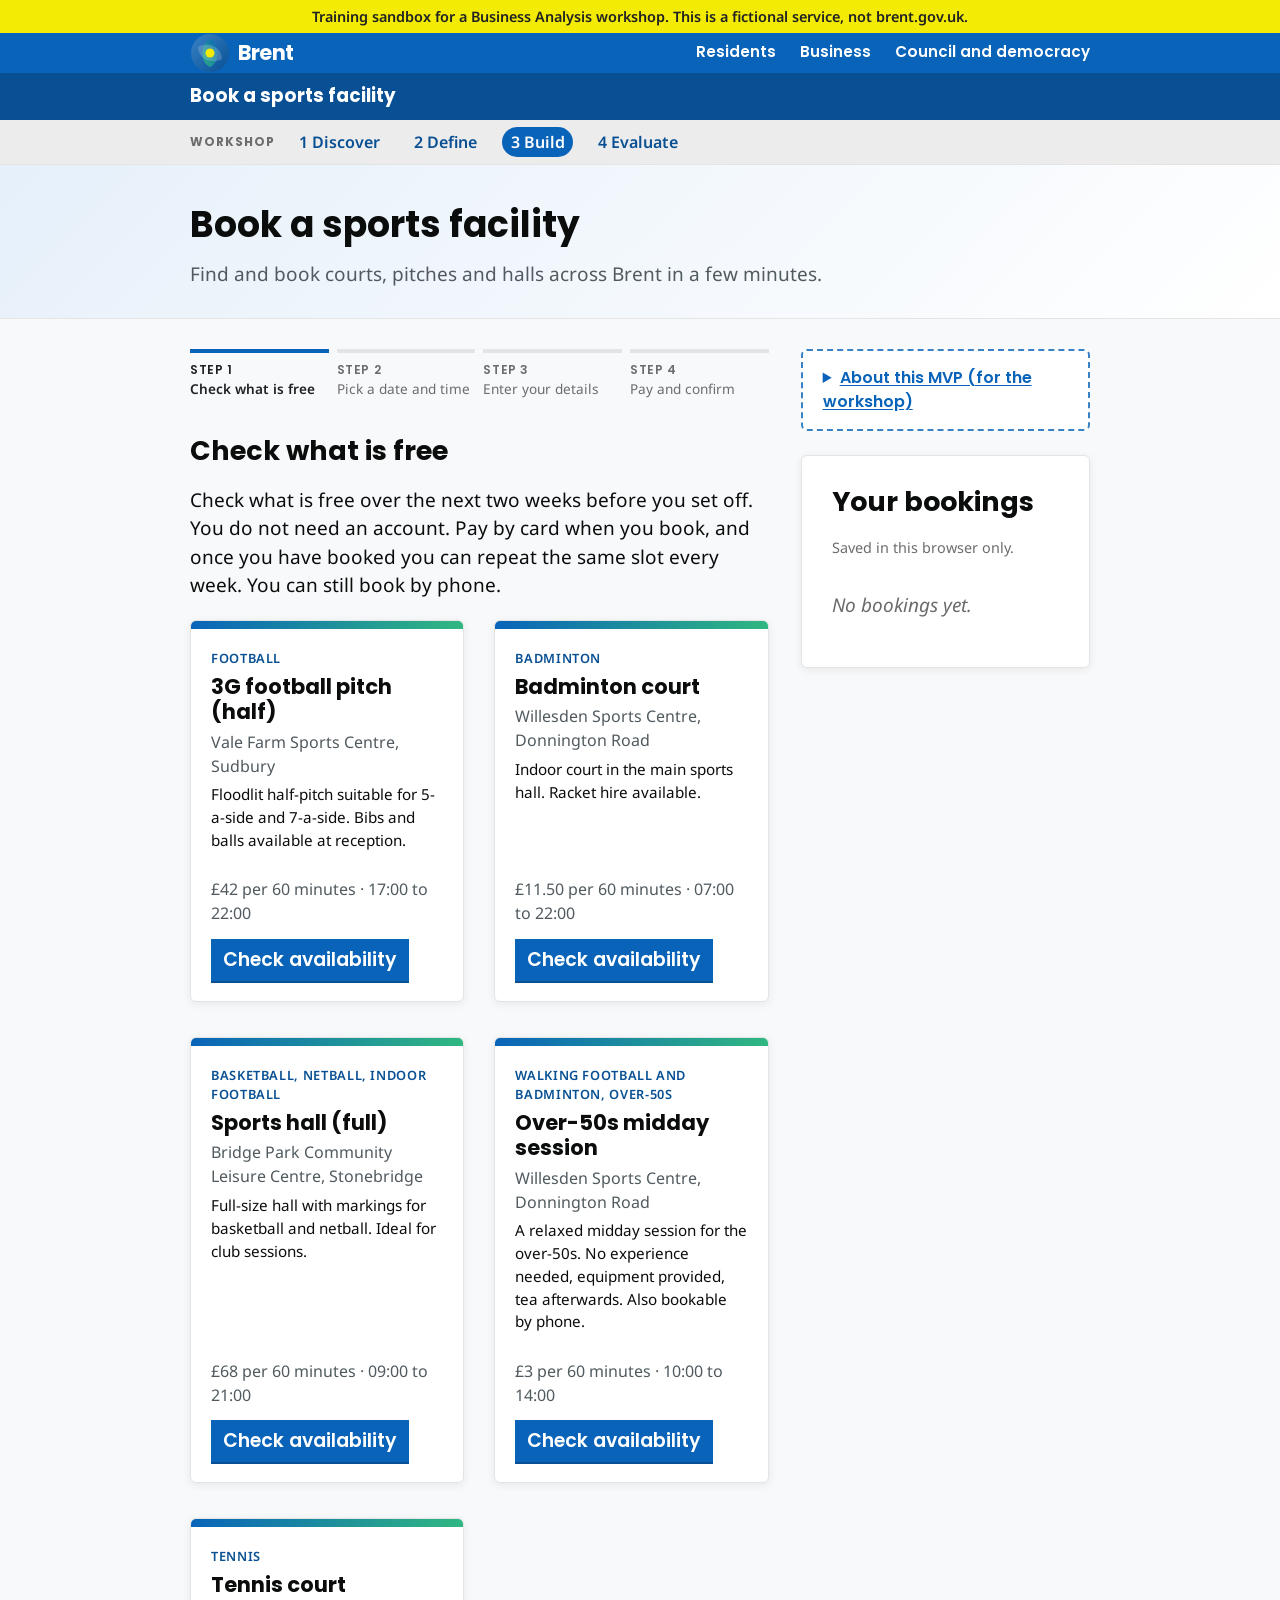
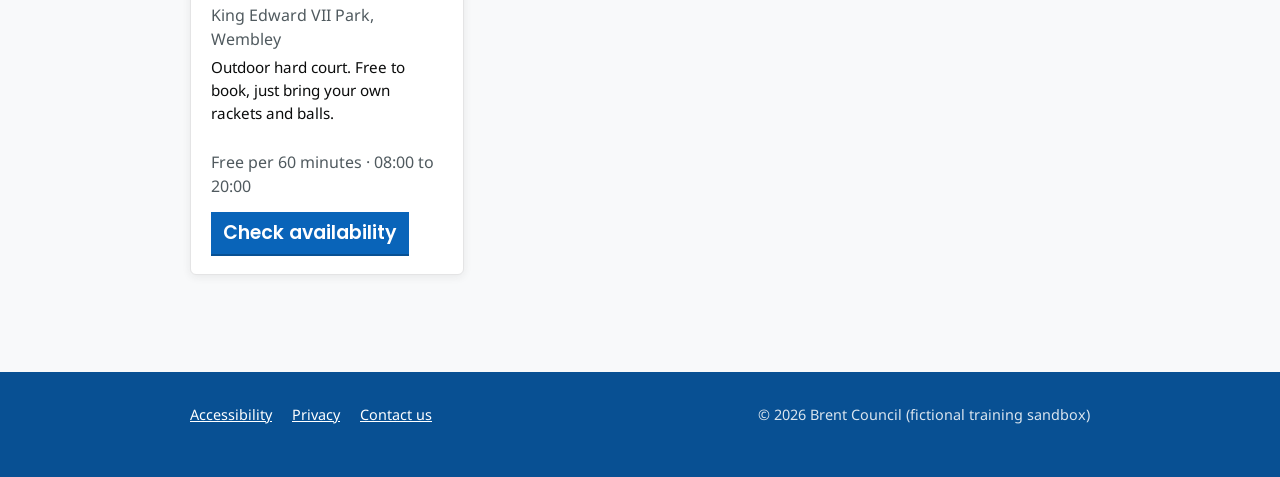
<file: index.html>
<!DOCTYPE html>
<html lang="en-GB">
<head>
  <meta charset="utf-8">
  <meta name="viewport" content="width=device-width, initial-scale=1">
  <title>Book a sports facility | Brent Council (training sandbox)</title>
  <meta name="robots" content="noindex">
  <link rel="preconnect" href="https://fonts.googleapis.com">
  <link rel="preconnect" href="https://fonts.gstatic.com" crossorigin>
  <link href="https://fonts.googleapis.com/css2?family=Noto+Sans:wght@400;600&family=Poppins:wght@600;700&display=swap" rel="stylesheet">
  <script>document.write('<link rel="stylesheet" href="assets/brent.css?v=' + Date.now() + '">');</script>
  <noscript><link rel="stylesheet" href="assets/brent.css"></noscript>
  <link rel="icon" href="assets/logo.svg" type="image/svg+xml">
</head>
<body>
  <a class="skip-link" href="#main">Skip to main content</a>
  <div class="sandbox-banner" id="sandbox-banner">Training sandbox: fictional service</div>

  <header class="site-header">
    <div class="container header-inner">
      <a class="logo" href="index.html" aria-label="Brent Council home (sandbox)">
        <svg viewBox="0 0 150 40" width="150" height="40" aria-hidden="true">
          <defs>
            <linearGradient id="lg1" x1="0" y1="0" x2="1" y2="1"><stop offset="0" stop-color="#3982c6"/><stop offset="1" stop-color="#085093"/></linearGradient>
            <linearGradient id="lg2" x1="0" y1="1" x2="1" y2="0"><stop offset="0" stop-color="#30b781"/><stop offset="1" stop-color="#0964b9"/></linearGradient>
          </defs>
          <circle cx="20" cy="20" r="19" fill="url(#lg1)"/>
          <path d="M20 6 C 30 10, 30 30, 20 34 C 10 30, 10 10, 20 6 Z" fill="url(#lg2)" opacity="0.9"/>
          <path d="M8 14 C 18 8, 32 14, 32 26 C 22 32, 8 26, 8 14 Z" fill="#fff" opacity="0.18"/>
          <circle cx="20" cy="20" r="4.5" fill="#f3eb03"/>
          <text x="48" y="27" font-family="Poppins, Arial, sans-serif" font-weight="700" font-size="21" fill="currentColor" letter-spacing="-0.5">Brent</text>
        </svg>
      </a>
      <nav aria-label="Council sections">
        <ul class="site-nav">
          <li><a href="#" onclick="return false">Residents</a></li>
          <li><a href="#" onclick="return false">Business</a></li>
          <li><a href="#" onclick="return false">Council and democracy</a></li>
        </ul>
      </nav>
    </div>
  </header>

  <div class="service-bar">
    <div class="container">
      <a class="service-name" href="index.html" id="service-name">Book a sports facility</a>
    </div>
  </div>

  <nav class="workshop-nav" aria-label="Workshop stages">
    <div class="container">
      <span class="workshop-nav__label">Workshop</span>
      <a href="discover.html">1 Discover</a>
      <a href="define.html">2 Define</a>
      <a href="index.html" aria-current="page">3 Build</a>
      <a href="evaluate.html">4 Evaluate</a>
    </div>
  </nav>

  <section class="hero">
    <div class="container">
      <h1 id="hero-title">Book a sports facility</h1>
      <p id="hero-strapline"></p>
    </div>
  </section>

  <main id="main" class="page">
    <div class="container layout">
      <div id="app" aria-live="polite">
        <noscript><p class="notice">This sandbox needs JavaScript turned on.</p></noscript>
      </div>
      <aside>
        <details class="mvp-panel" id="mvp-panel">
          <summary>About this MVP (for the workshop)</summary>
          <dl id="mvp-panel-body"></dl>
        </details>
        <section class="panel" aria-labelledby="your-bookings-title">
          <h2 id="your-bookings-title">Your bookings</h2>
          <p class="muted" style="font-size:0.9rem;color:var(--text-muted)">Saved in this browser only.</p>
          <ul class="bookings-list" id="bookings-list"></ul>
        </section>
      </aside>
    </div>
  </main>

  <footer class="site-footer">
    <div class="container footer-inner">
      <ul>
        <li><a href="#" onclick="return false">Accessibility</a></li>
        <li><a href="#" onclick="return false">Privacy</a></li>
        <li><a href="#" onclick="return false">Contact us</a></li>
      </ul>
      <p class="footer-note" id="footer-note"></p>
    </div>
  </footer>

  <script>
    /* Load config and page scripts fresh on every visit, so a push during the
       workshop shows up on the next refresh instead of after the 10-minute cache. */
    (function () { var v = Date.now(); ["config/mvp.js", "assets/app.js"].forEach(function (src) {
      document.write('<script src="' + src + '?v=' + v + '"><\/script>');
    }); })();
  </script>
</body>
</html>
</file>
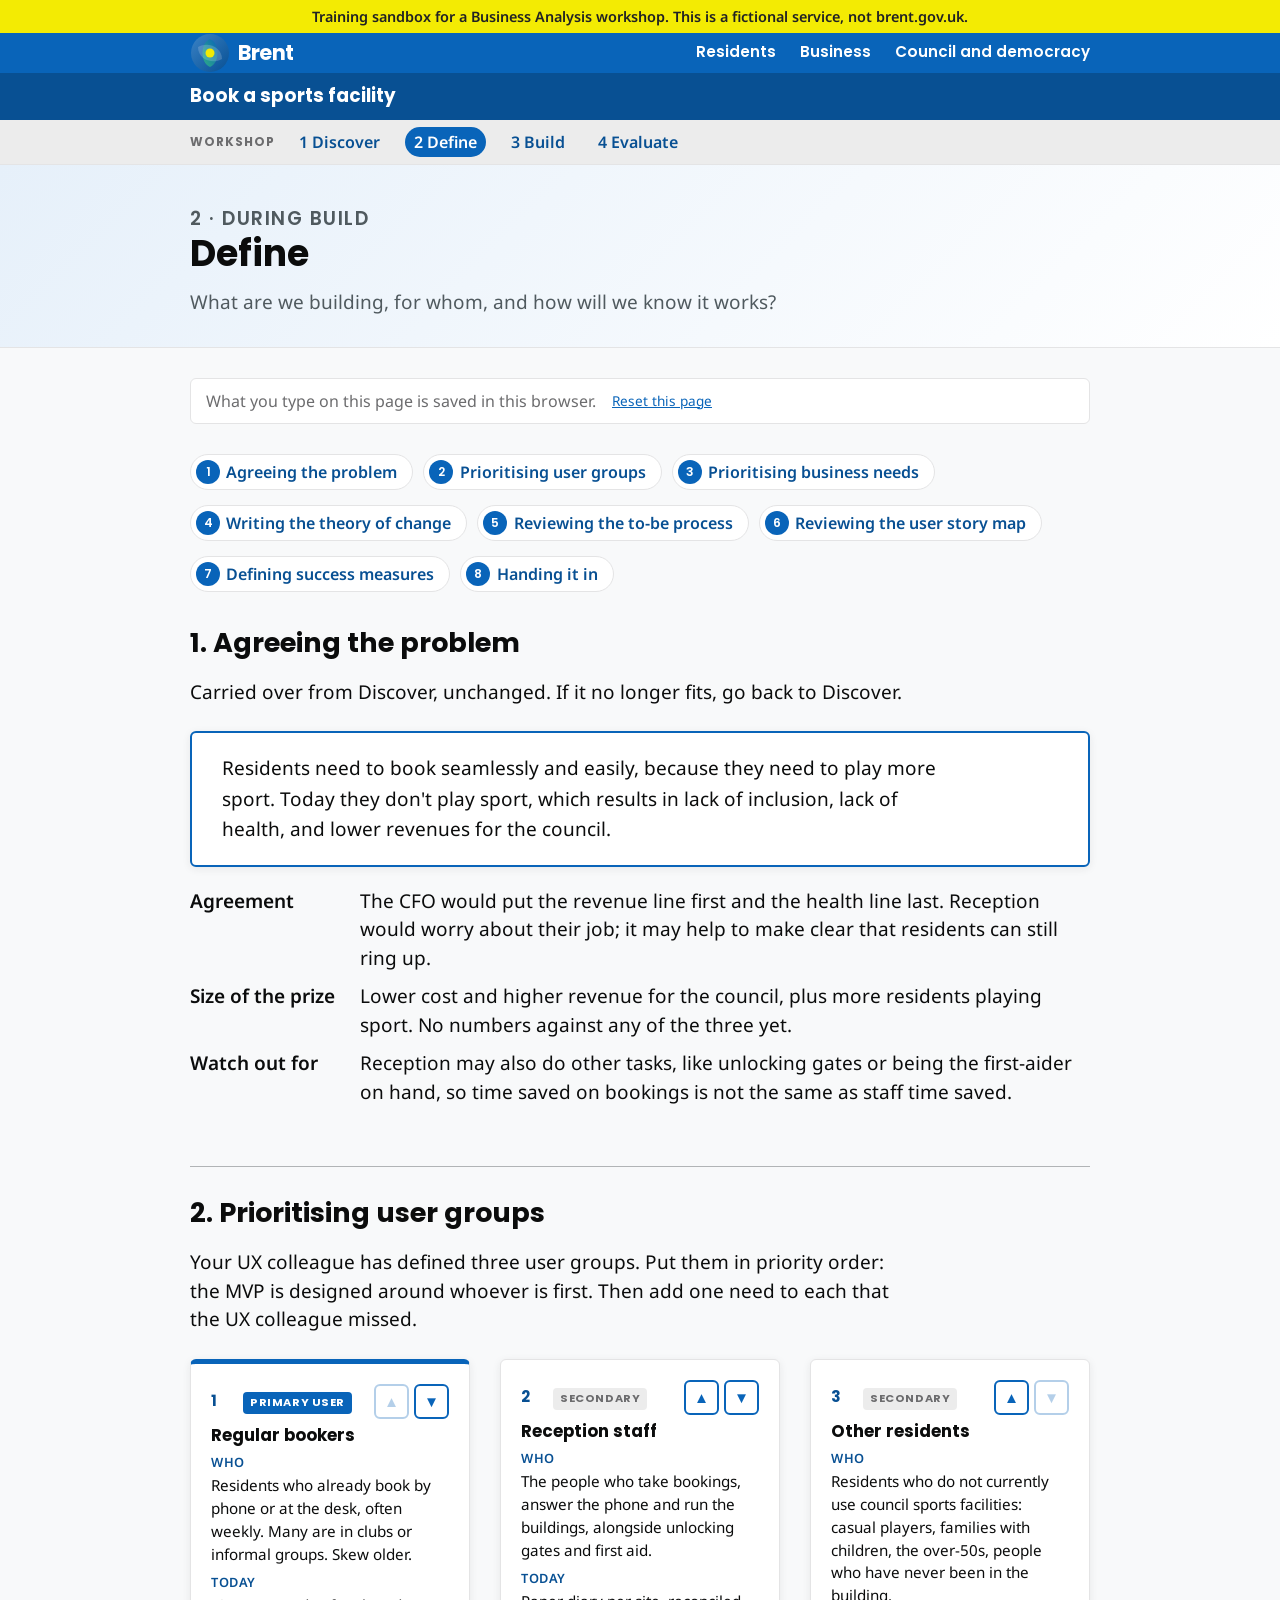
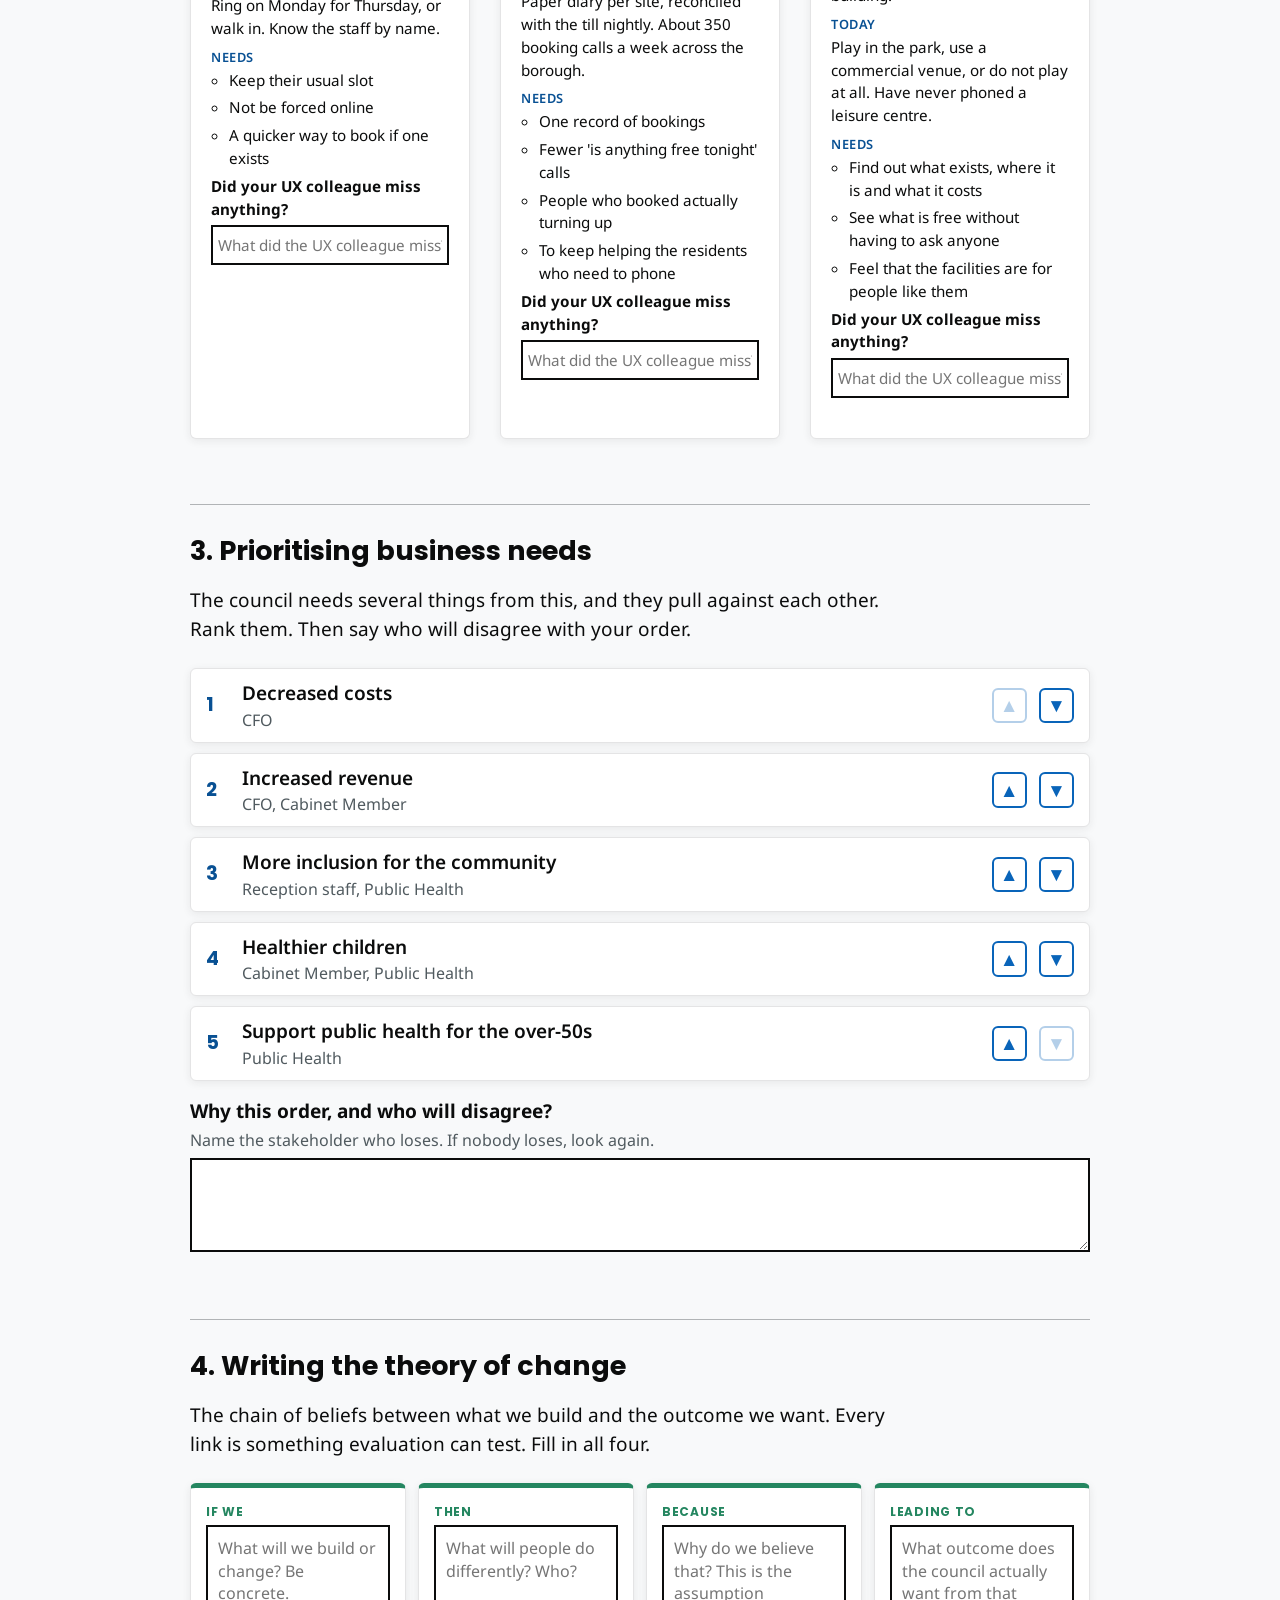
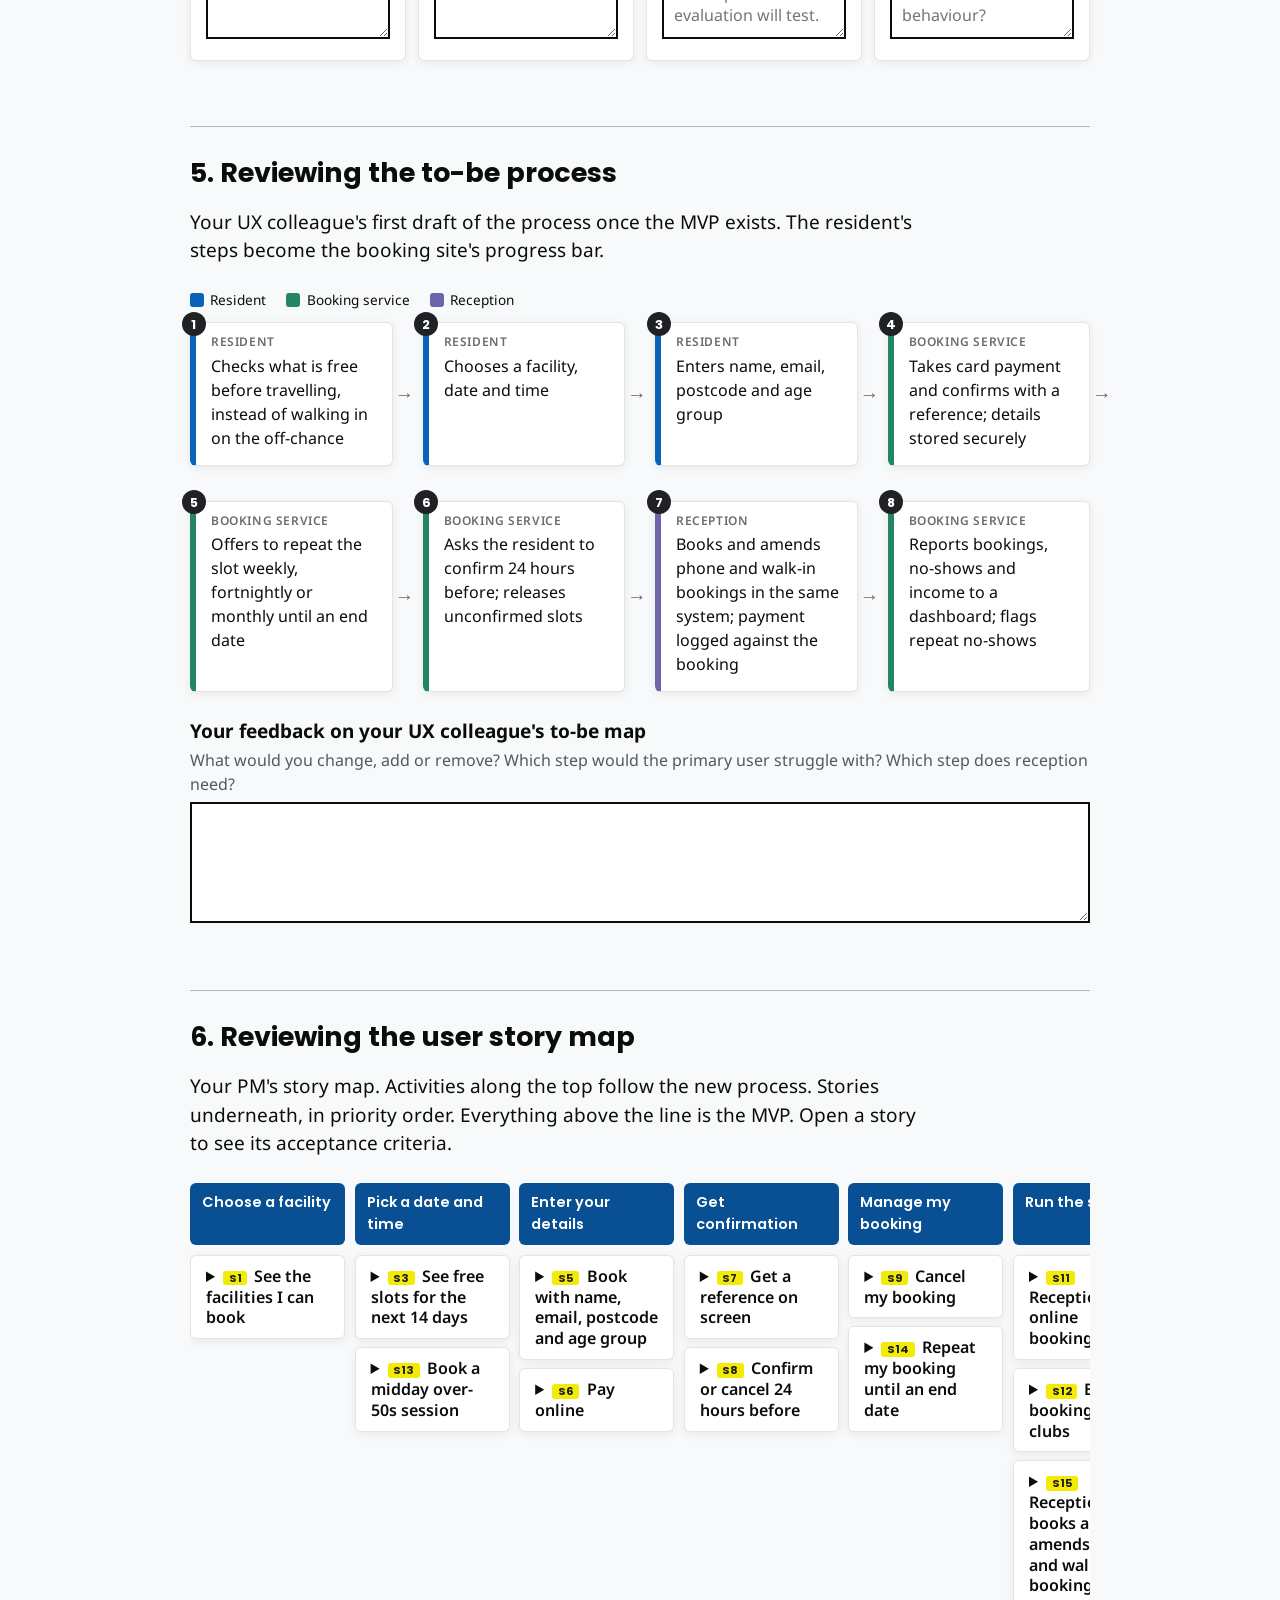
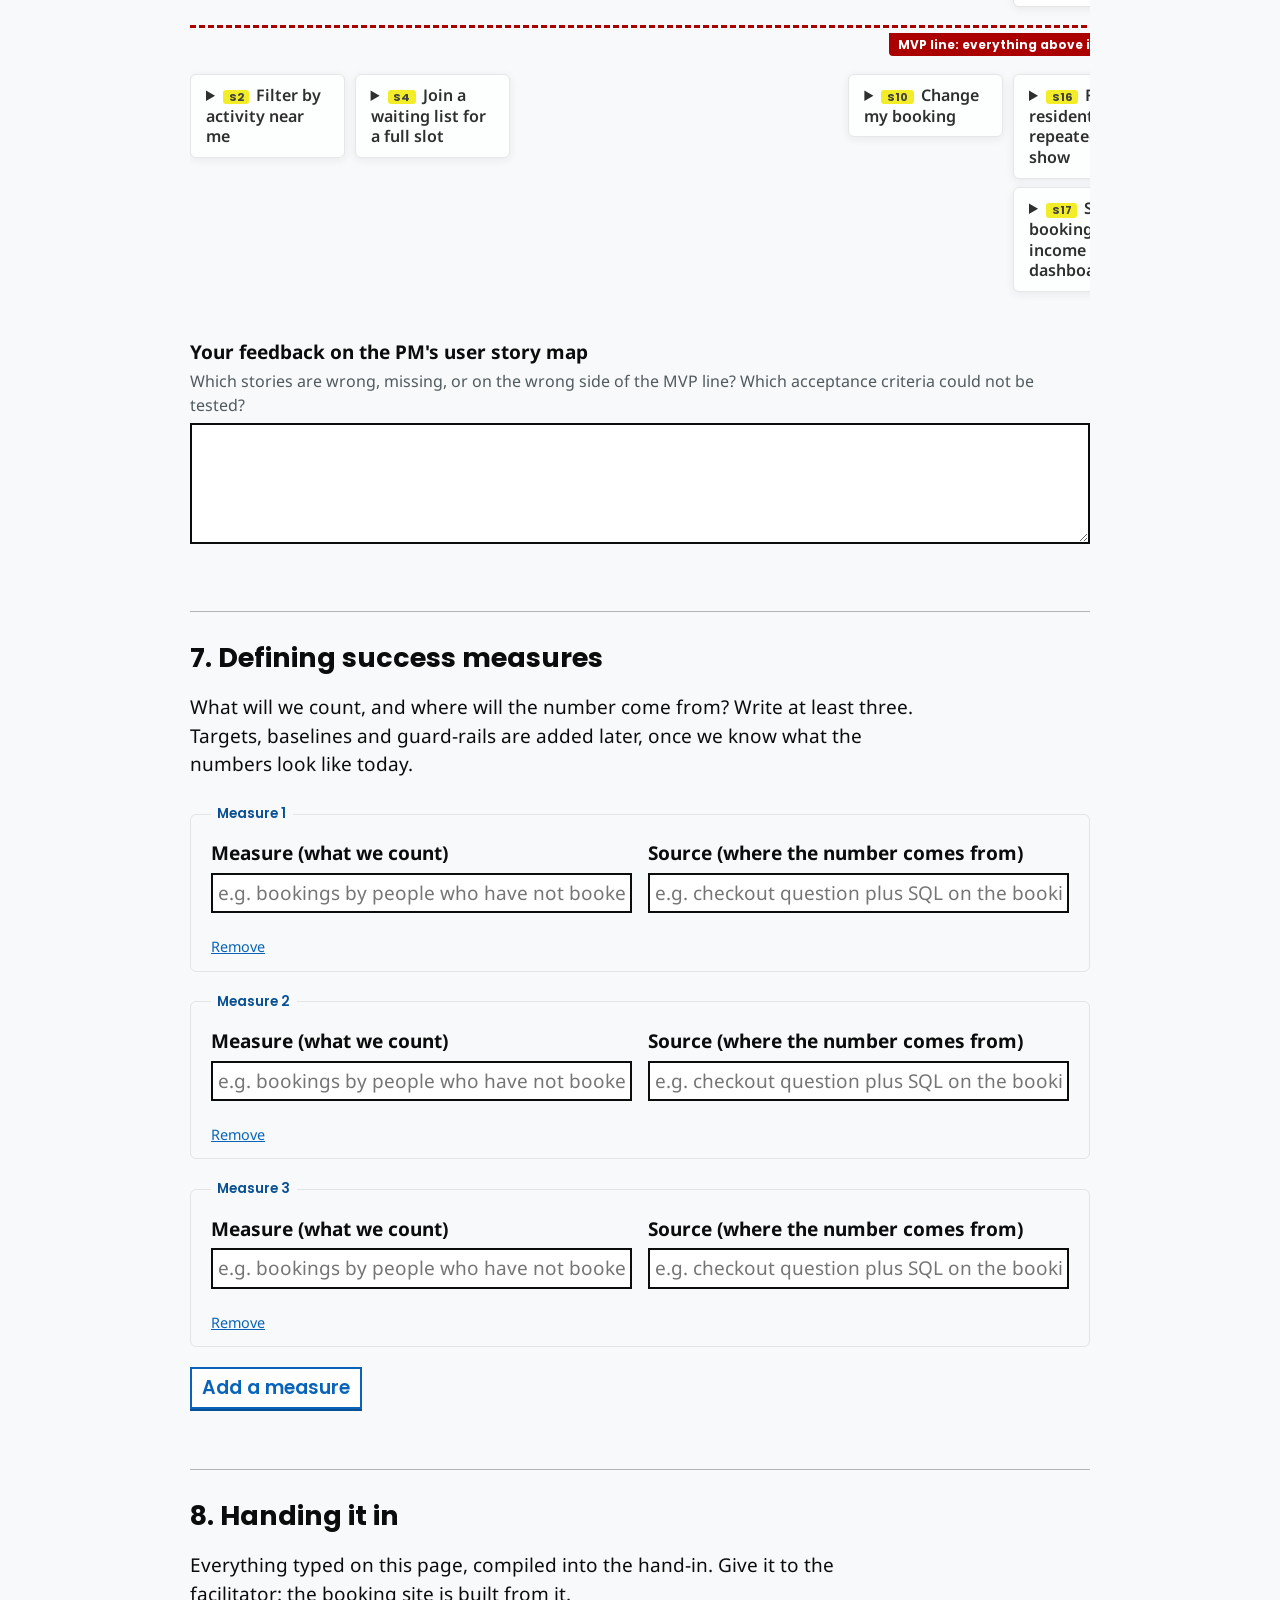
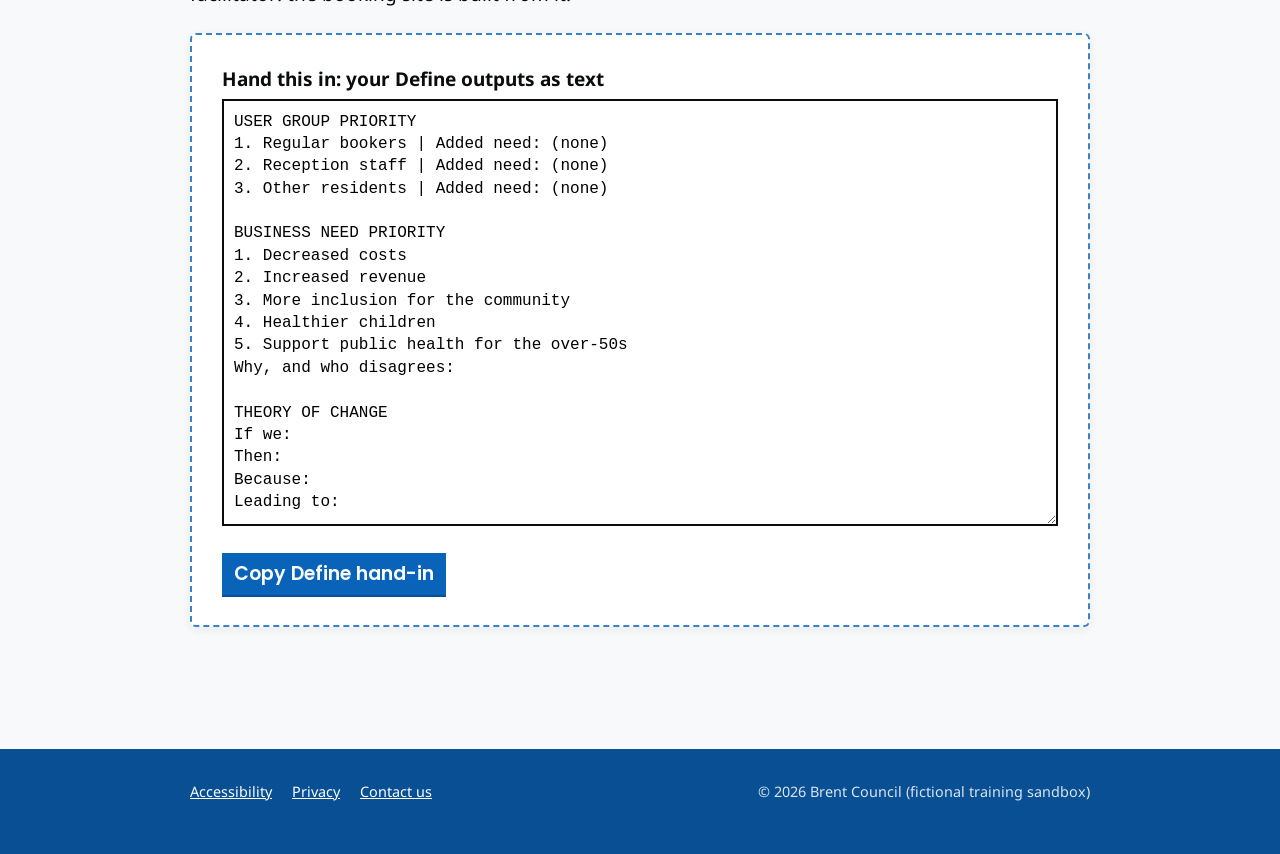
<file: define.html>
<!DOCTYPE html>
<html lang="en-GB">
<head>
  <meta charset="utf-8">
  <meta name="viewport" content="width=device-width, initial-scale=1">
  <title>2 Define | Brent Council (training sandbox)</title>
  <meta name="robots" content="noindex">
  <link rel="preconnect" href="https://fonts.googleapis.com">
  <link rel="preconnect" href="https://fonts.gstatic.com" crossorigin>
  <link href="https://fonts.googleapis.com/css2?family=Noto+Sans:wght@400;600&family=Poppins:wght@600;700&display=swap" rel="stylesheet">
  <script>document.write('<link rel="stylesheet" href="assets/brent.css?v=' + Date.now() + '">');</script>
  <noscript><link rel="stylesheet" href="assets/brent.css"></noscript>
  <link rel="icon" href="assets/logo.svg" type="image/svg+xml">
</head>
<body>
  <a class="skip-link" href="#main">Skip to main content</a>
  <div class="sandbox-banner" id="sandbox-banner">Training sandbox: fictional service</div>

  <header class="site-header">
    <div class="container header-inner">
      <a class="logo" href="index.html" aria-label="Brent Council home (sandbox)">
        <svg viewBox="0 0 150 40" width="150" height="40" aria-hidden="true">
          <defs>
            <linearGradient id="lg1" x1="0" y1="0" x2="1" y2="1"><stop offset="0" stop-color="#3982c6"/><stop offset="1" stop-color="#085093"/></linearGradient>
            <linearGradient id="lg2" x1="0" y1="1" x2="1" y2="0"><stop offset="0" stop-color="#30b781"/><stop offset="1" stop-color="#0964b9"/></linearGradient>
          </defs>
          <circle cx="20" cy="20" r="19" fill="url(#lg1)"/>
          <path d="M20 6 C 30 10, 30 30, 20 34 C 10 30, 10 10, 20 6 Z" fill="url(#lg2)" opacity="0.9"/>
          <path d="M8 14 C 18 8, 32 14, 32 26 C 22 32, 8 26, 8 14 Z" fill="#fff" opacity="0.18"/>
          <circle cx="20" cy="20" r="4.5" fill="#f3eb03"/>
          <text x="48" y="27" font-family="Poppins, Arial, sans-serif" font-weight="700" font-size="21" fill="currentColor" letter-spacing="-0.5">Brent</text>
        </svg>
      </a>
      <nav aria-label="Council sections">
        <ul class="site-nav">
          <li><a href="#" onclick="return false">Residents</a></li>
          <li><a href="#" onclick="return false">Business</a></li>
          <li><a href="#" onclick="return false">Council and democracy</a></li>
        </ul>
      </nav>
    </div>
  </header>

  <div class="service-bar">
    <div class="container">
      <a class="service-name" href="index.html" id="service-name">Book a sports facility</a>
    </div>
  </div>

  <nav class="workshop-nav" aria-label="Workshop stages">
    <div class="container">
      <span class="workshop-nav__label">Workshop</span>
      <a href="discover.html">1 Discover</a>
      <a href="define.html" aria-current="page">2 Define</a>
      <a href="index.html">3 Build</a>
      <a href="evaluate.html">4 Evaluate</a>
    </div>
  </nav>

  <section class="hero">
    <div class="container">
      <p class="eyebrow" id="stage-eyebrow"></p>
      <h1 id="stage-title">Define</h1>
      <p id="stage-question"></p>
    </div>
  </section>

  <main id="main" class="page">
    <div class="container">
      <div id="page-tools"></div>
      <div id="stage">
        <noscript><p class="notice">This sandbox needs JavaScript turned on.</p></noscript>
      </div>
    </div>
  </main>

  <footer class="site-footer">
    <div class="container footer-inner">
      <ul>
        <li><a href="#" onclick="return false">Accessibility</a></li>
        <li><a href="#" onclick="return false">Privacy</a></li>
        <li><a href="#" onclick="return false">Contact us</a></li>
      </ul>
      <p class="footer-note" id="footer-note"></p>
    </div>
  </footer>

  <script>
    /* Load config and page scripts fresh on every visit, so a push during the
       workshop shows up on the next refresh instead of after the 10-minute cache. */
    (function () { var v = Date.now(); ["config/mvp.js", "config/discovery.js", "config/define.js", "assets/render.js", "assets/define.js"].forEach(function (src) {
      document.write('<script src="' + src + '?v=' + v + '"><\/script>');
    }); })();
  </script>
</body>
</html>
</file>
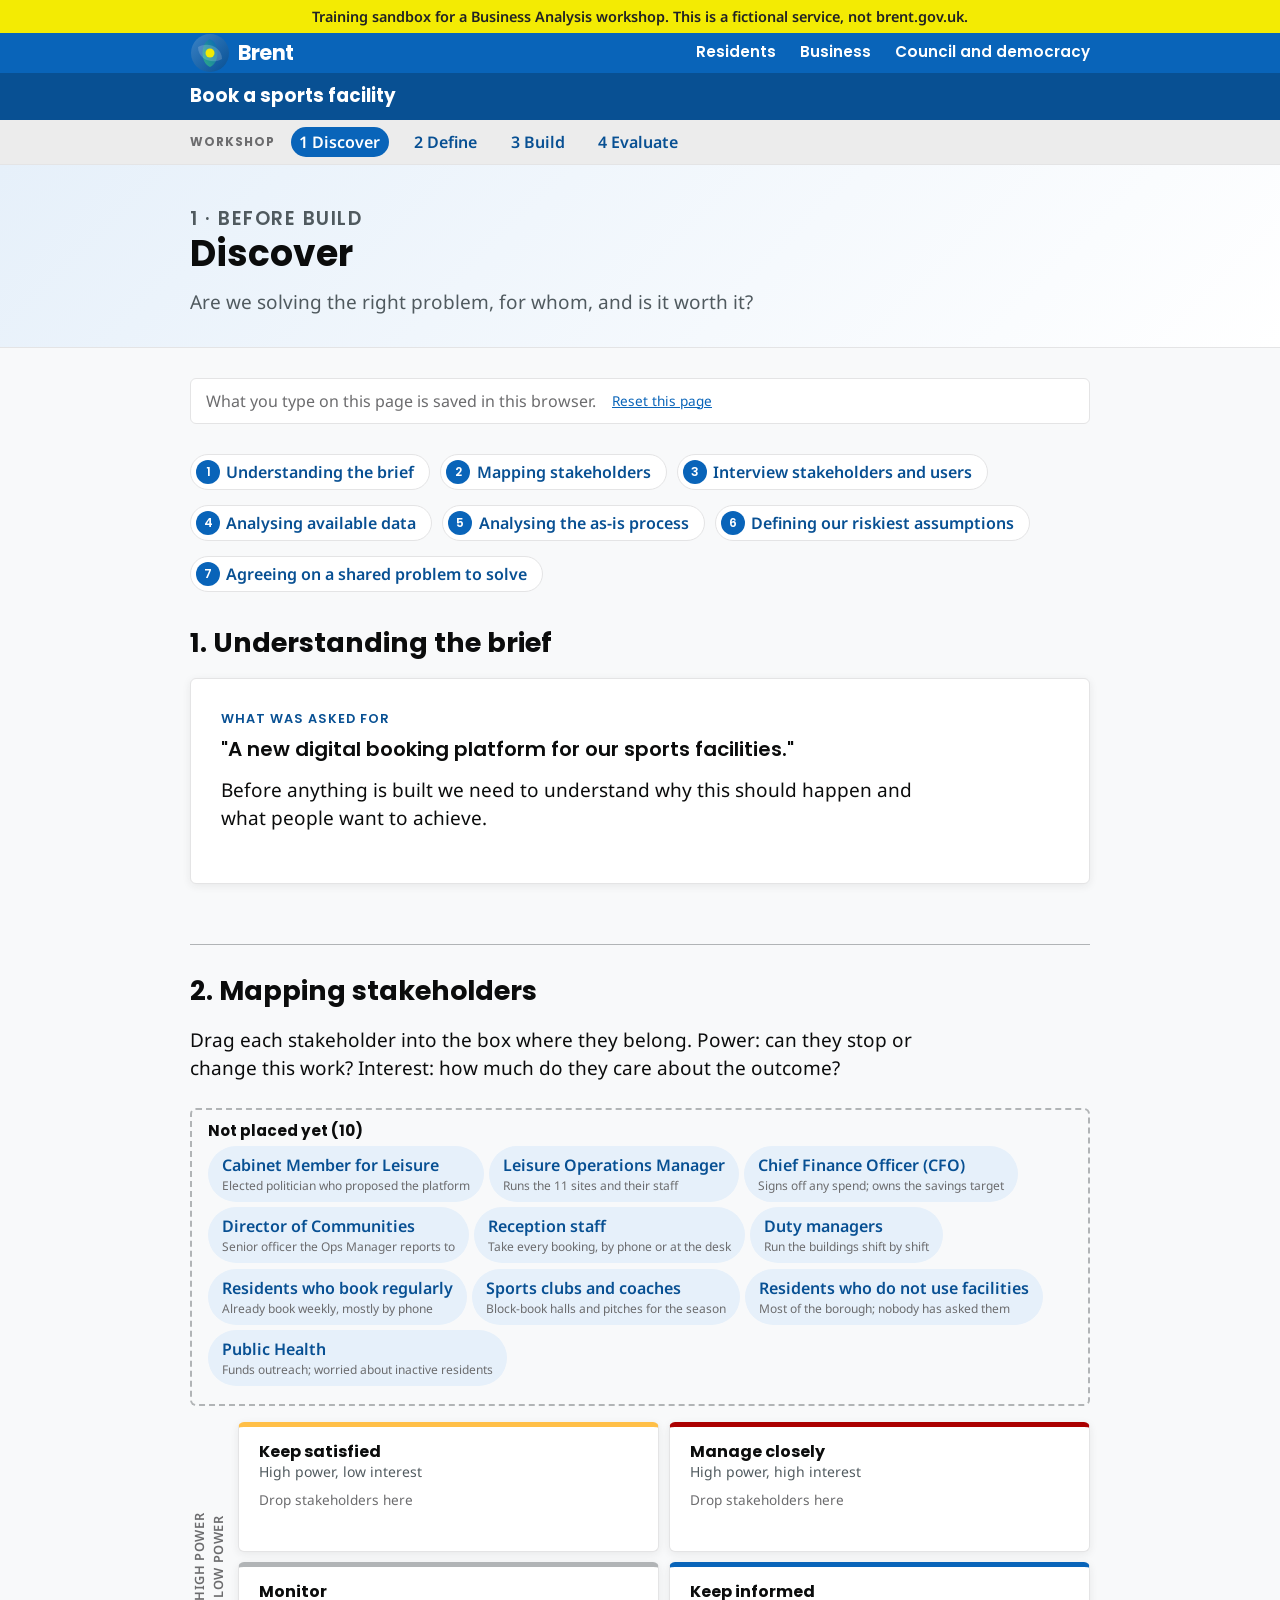
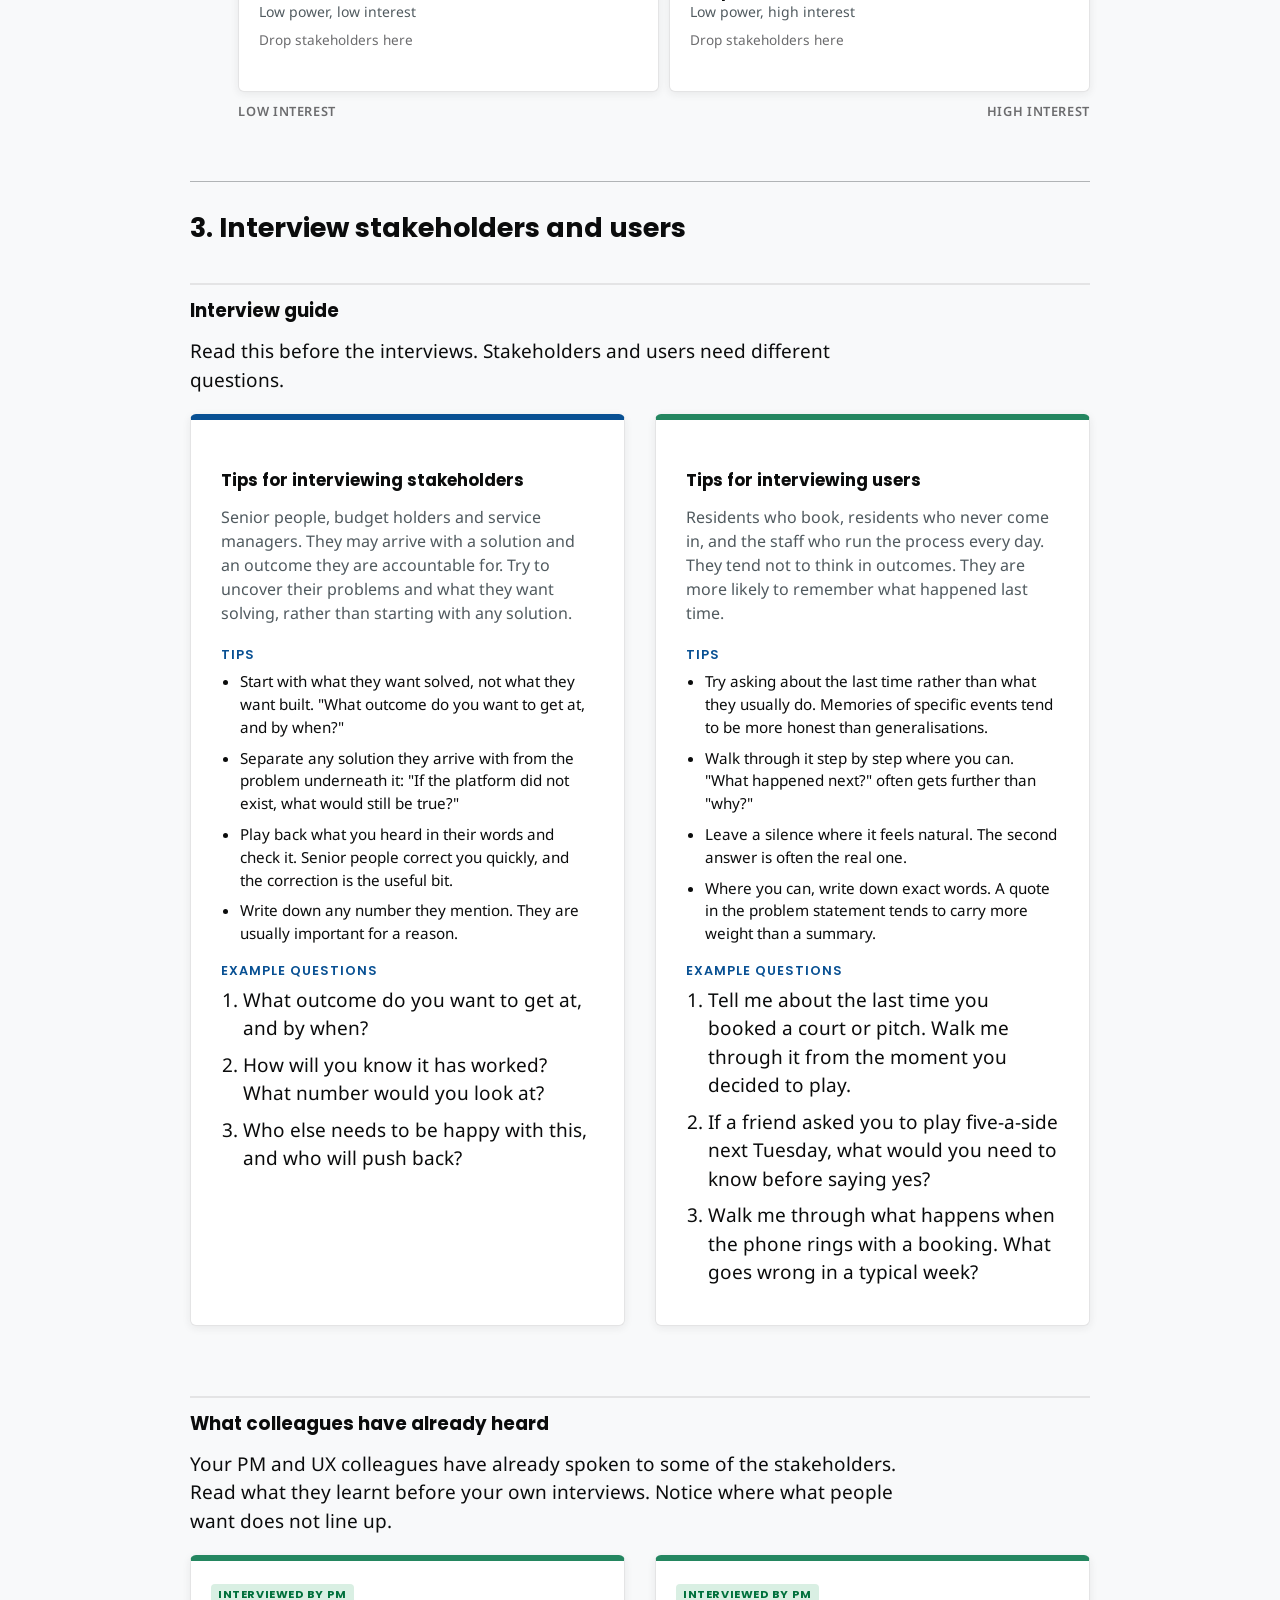
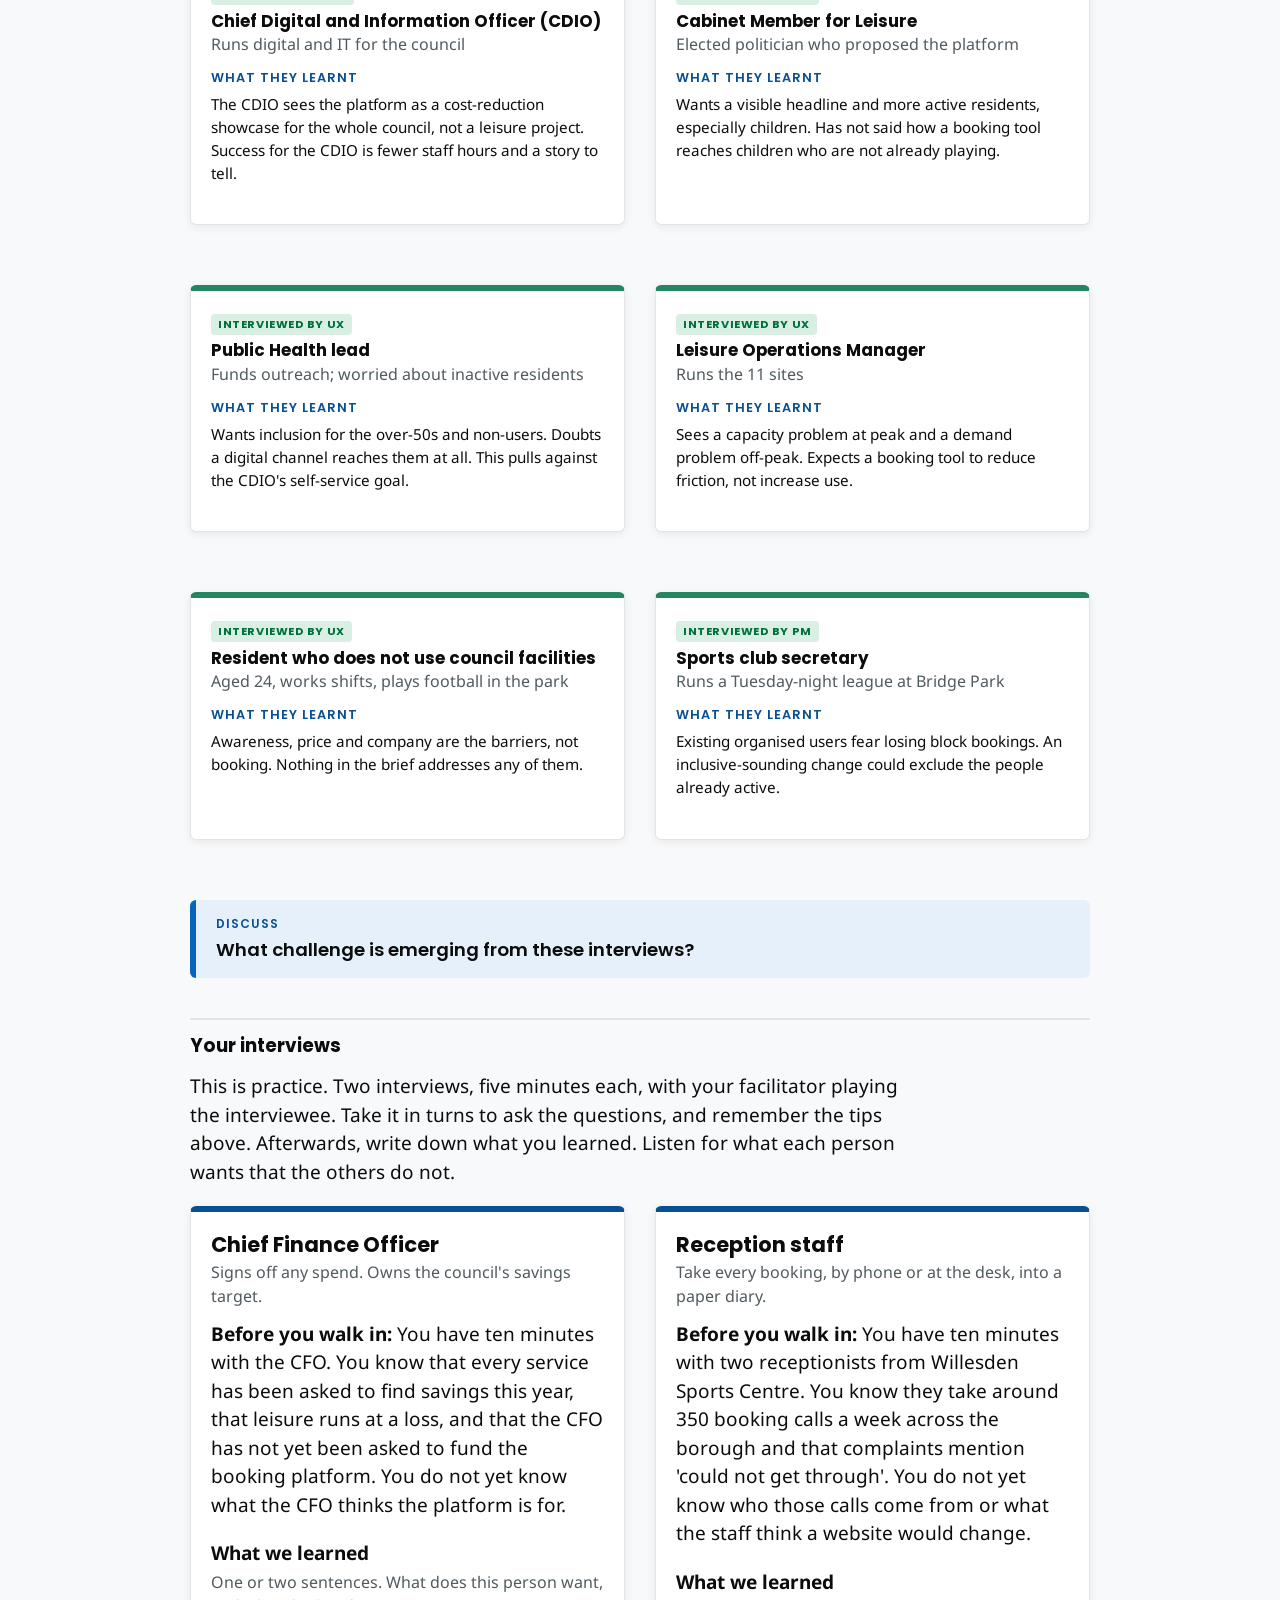
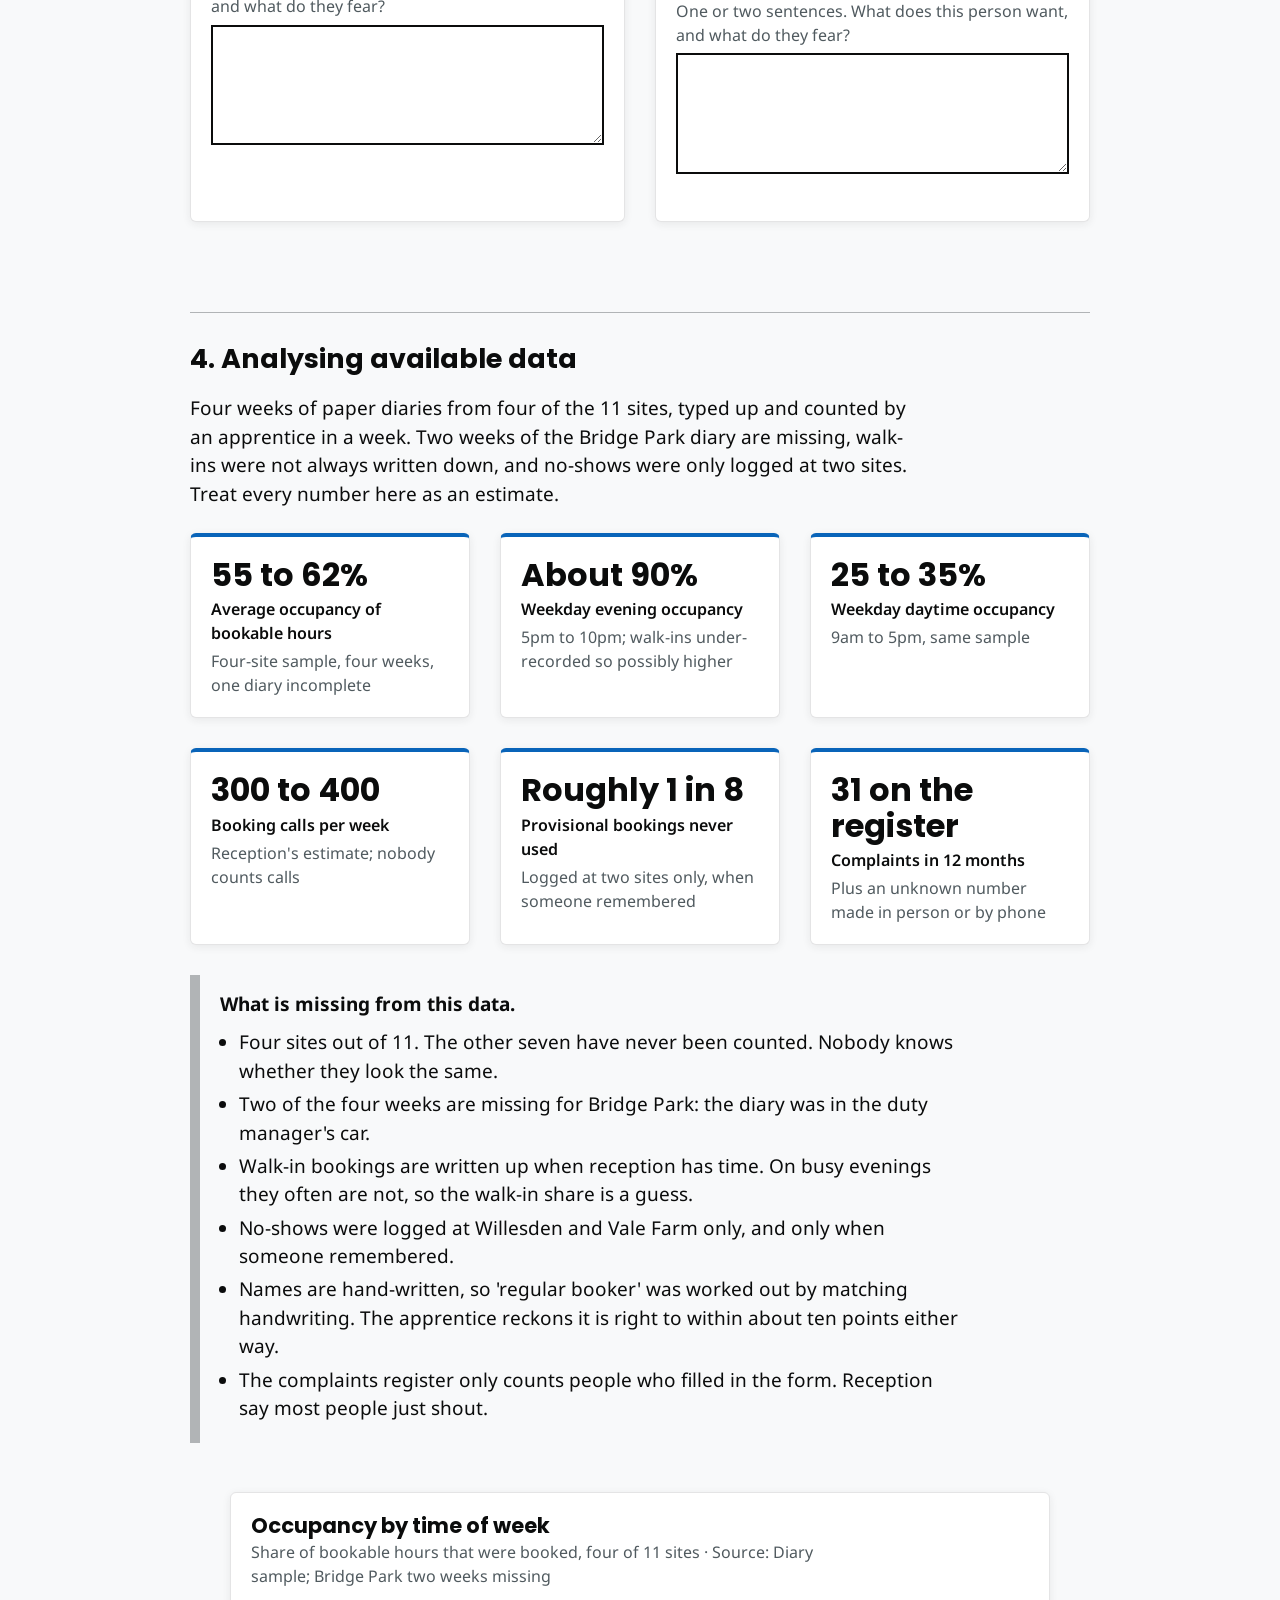
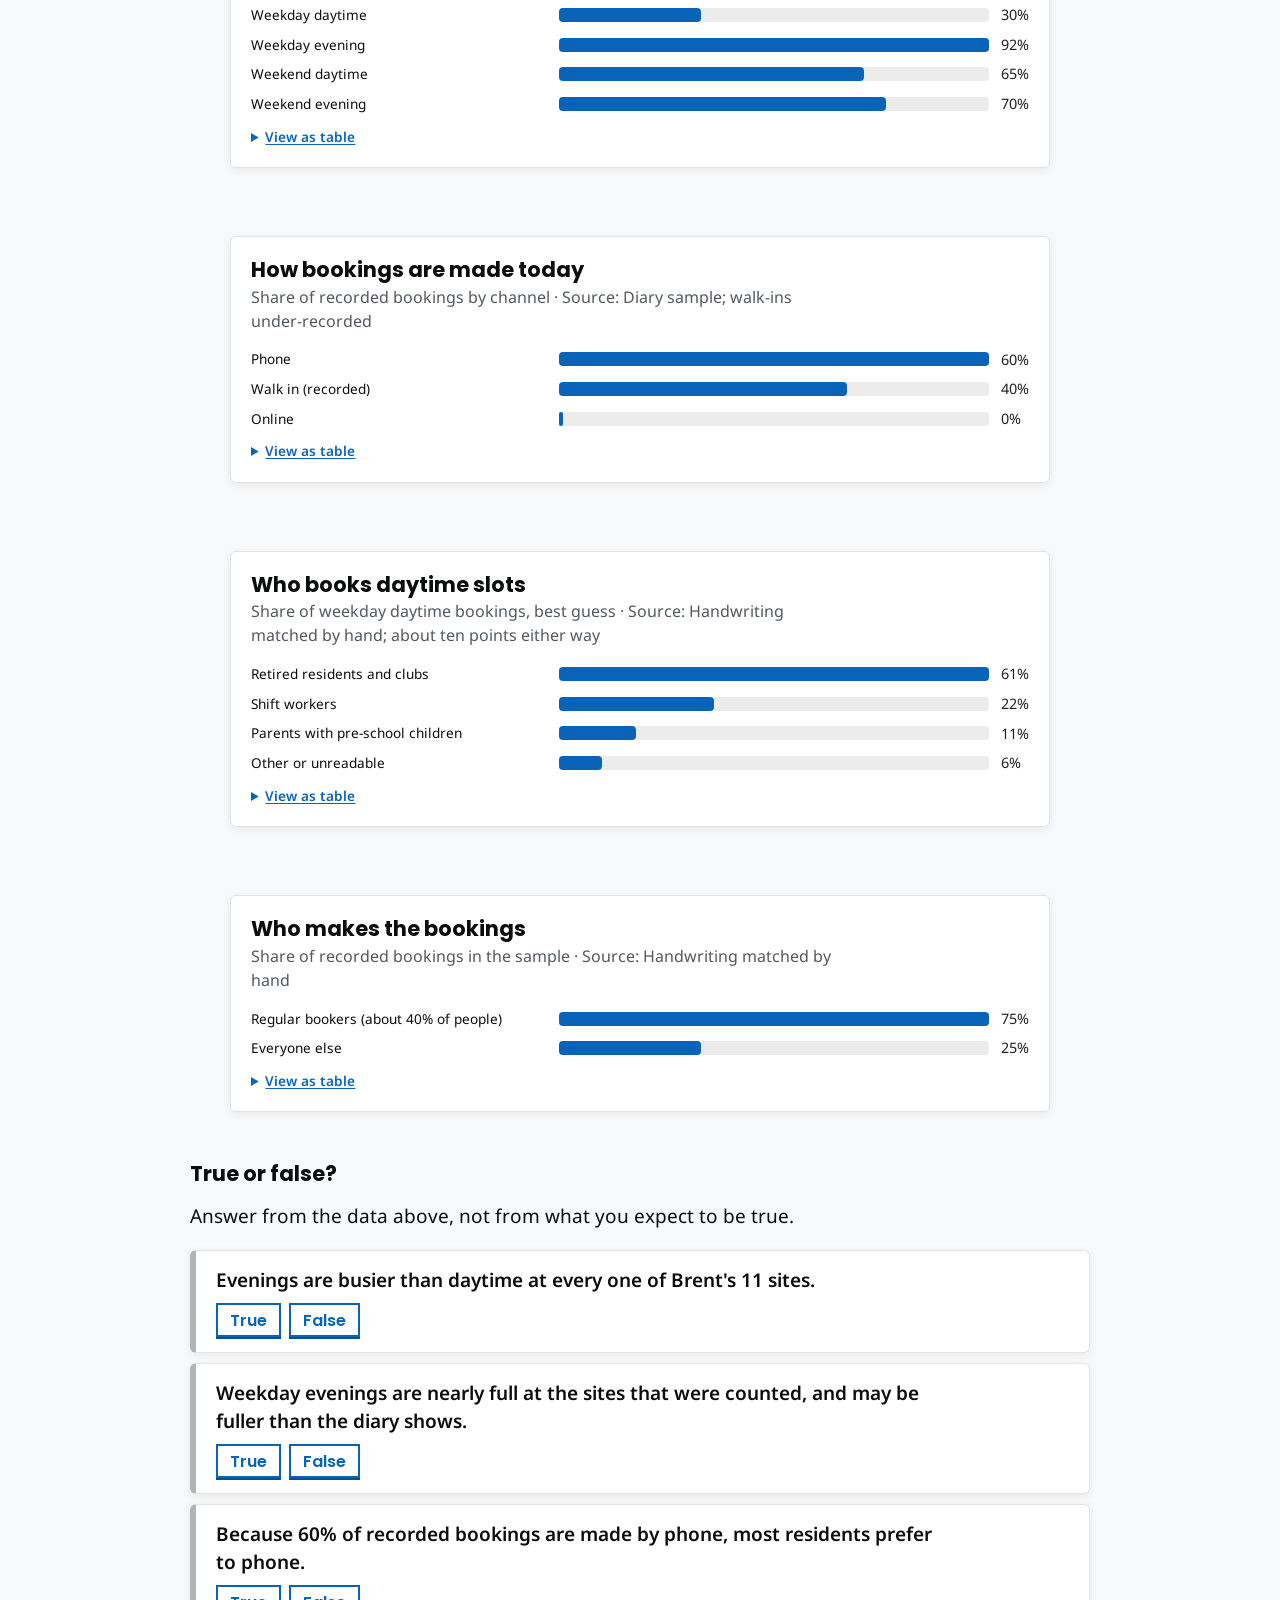
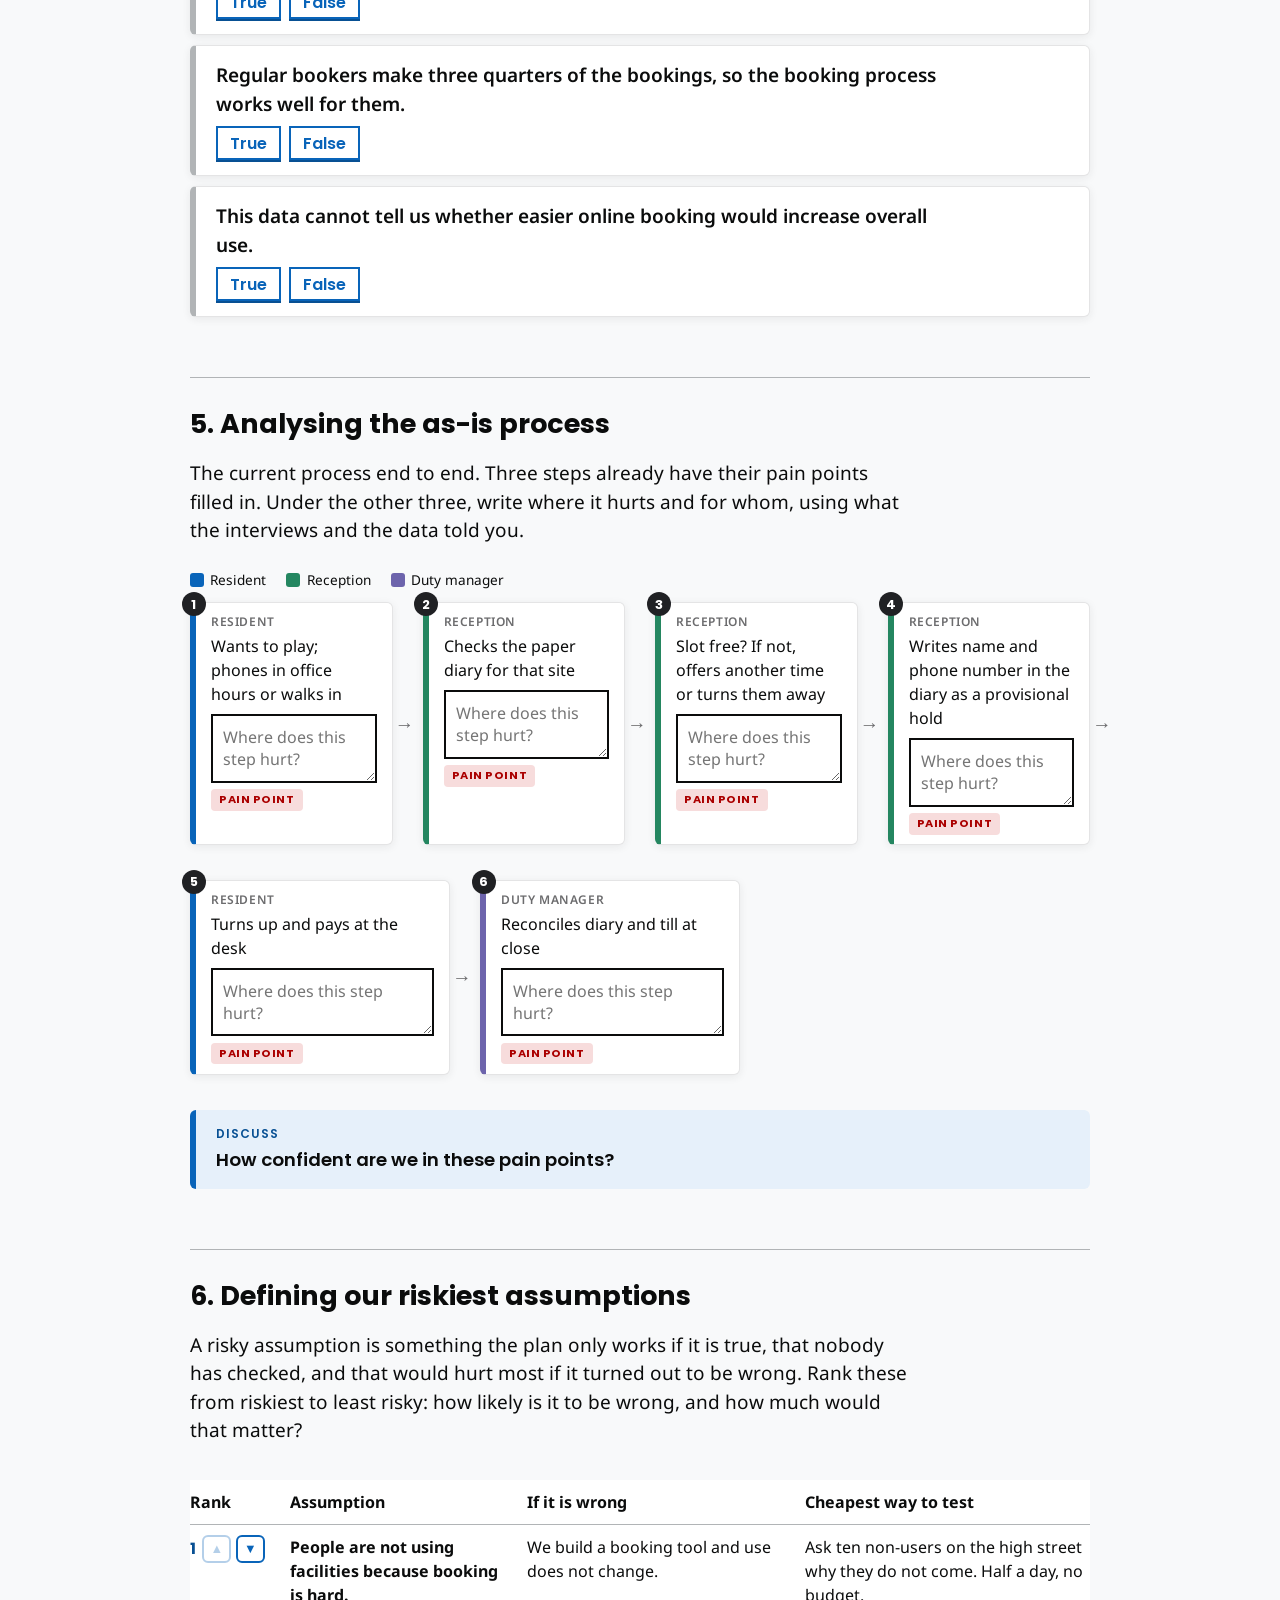
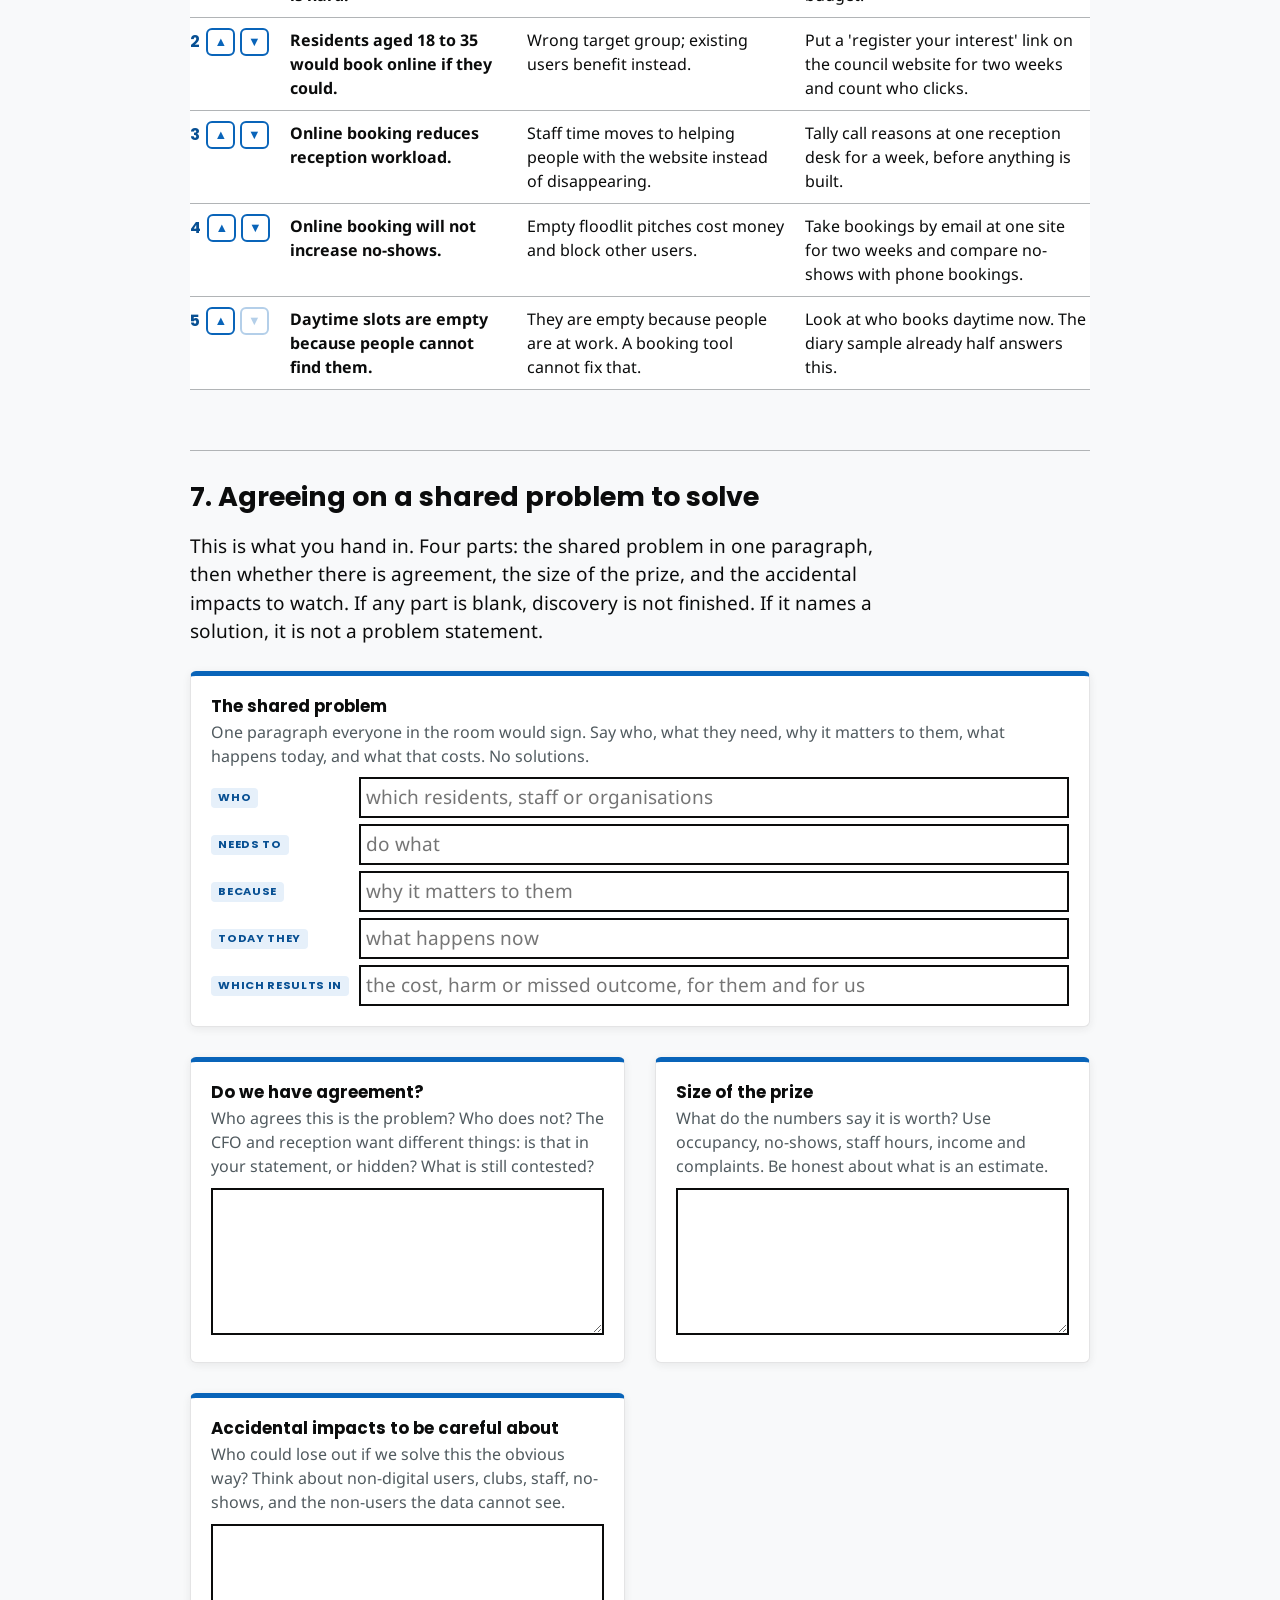
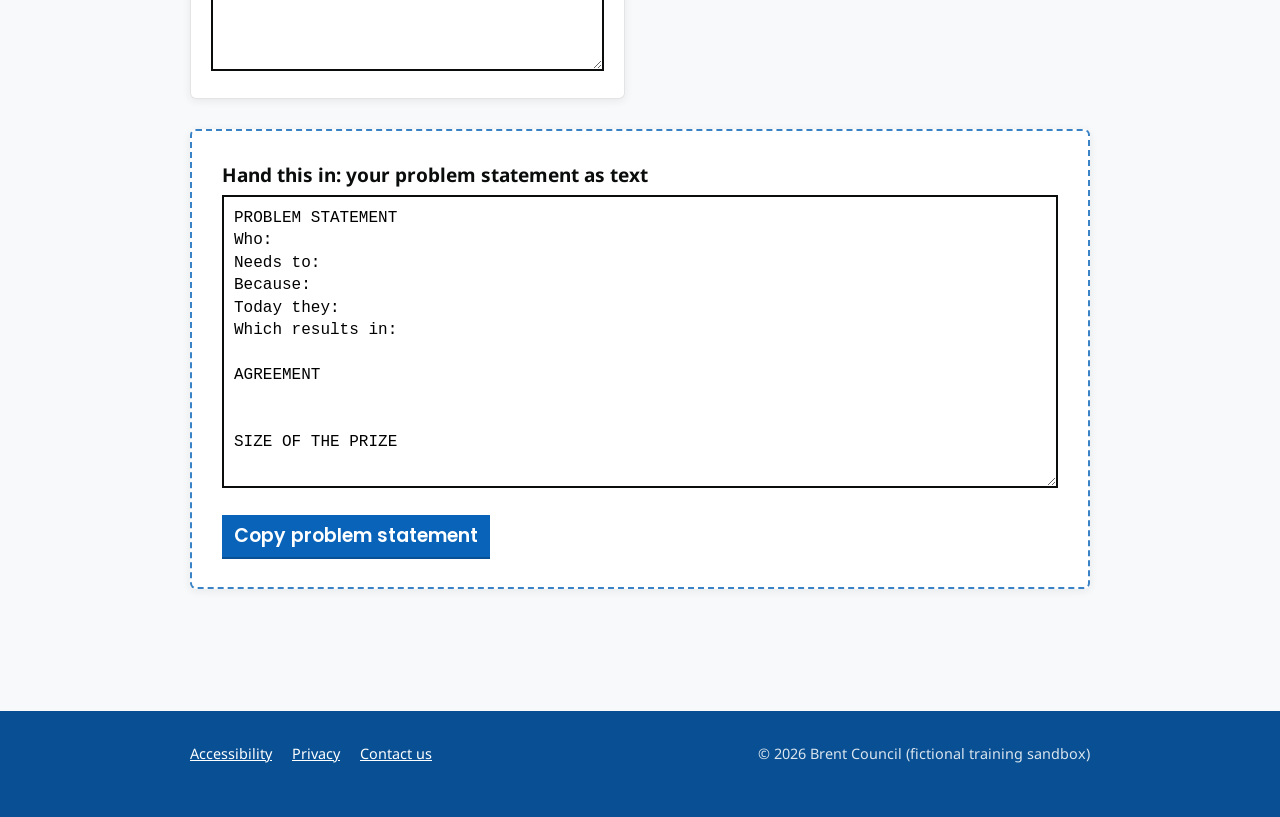
<file: discover.html>
<!DOCTYPE html>
<html lang="en-GB">
<head>
  <meta charset="utf-8">
  <meta name="viewport" content="width=device-width, initial-scale=1">
  <title>1 Discover | Brent Council (training sandbox)</title>
  <meta name="robots" content="noindex">
  <link rel="preconnect" href="https://fonts.googleapis.com">
  <link rel="preconnect" href="https://fonts.gstatic.com" crossorigin>
  <link href="https://fonts.googleapis.com/css2?family=Noto+Sans:wght@400;600&family=Poppins:wght@600;700&display=swap" rel="stylesheet">
  <script>document.write('<link rel="stylesheet" href="assets/brent.css?v=' + Date.now() + '">');</script>
  <noscript><link rel="stylesheet" href="assets/brent.css"></noscript>
  <link rel="icon" href="assets/logo.svg" type="image/svg+xml">
</head>
<body>
  <a class="skip-link" href="#main">Skip to main content</a>
  <div class="sandbox-banner" id="sandbox-banner">Training sandbox: fictional service</div>

  <header class="site-header">
    <div class="container header-inner">
      <a class="logo" href="index.html" aria-label="Brent Council home (sandbox)">
        <svg viewBox="0 0 150 40" width="150" height="40" aria-hidden="true">
          <defs>
            <linearGradient id="lg1" x1="0" y1="0" x2="1" y2="1"><stop offset="0" stop-color="#3982c6"/><stop offset="1" stop-color="#085093"/></linearGradient>
            <linearGradient id="lg2" x1="0" y1="1" x2="1" y2="0"><stop offset="0" stop-color="#30b781"/><stop offset="1" stop-color="#0964b9"/></linearGradient>
          </defs>
          <circle cx="20" cy="20" r="19" fill="url(#lg1)"/>
          <path d="M20 6 C 30 10, 30 30, 20 34 C 10 30, 10 10, 20 6 Z" fill="url(#lg2)" opacity="0.9"/>
          <path d="M8 14 C 18 8, 32 14, 32 26 C 22 32, 8 26, 8 14 Z" fill="#fff" opacity="0.18"/>
          <circle cx="20" cy="20" r="4.5" fill="#f3eb03"/>
          <text x="48" y="27" font-family="Poppins, Arial, sans-serif" font-weight="700" font-size="21" fill="currentColor" letter-spacing="-0.5">Brent</text>
        </svg>
      </a>
      <nav aria-label="Council sections">
        <ul class="site-nav">
          <li><a href="#" onclick="return false">Residents</a></li>
          <li><a href="#" onclick="return false">Business</a></li>
          <li><a href="#" onclick="return false">Council and democracy</a></li>
        </ul>
      </nav>
    </div>
  </header>

  <div class="service-bar">
    <div class="container">
      <a class="service-name" href="index.html" id="service-name">Book a sports facility</a>
    </div>
  </div>

  <nav class="workshop-nav" aria-label="Workshop stages">
    <div class="container">
      <span class="workshop-nav__label">Workshop</span>
      <a href="discover.html" aria-current="page">1 Discover</a>
      <a href="define.html">2 Define</a>
      <a href="index.html">3 Build</a>
      <a href="evaluate.html">4 Evaluate</a>
    </div>
  </nav>

  <section class="hero">
    <div class="container">
      <p class="eyebrow" id="stage-eyebrow"></p>
      <h1 id="stage-title">Discover</h1>
      <p id="stage-question"></p>
    </div>
  </section>

  <main id="main" class="page">
    <div class="container">
      <div id="page-tools"></div>
      <div id="stage">
        <noscript><p class="notice">This sandbox needs JavaScript turned on.</p></noscript>
      </div>
    </div>
  </main>

  <footer class="site-footer">
    <div class="container footer-inner">
      <ul>
        <li><a href="#" onclick="return false">Accessibility</a></li>
        <li><a href="#" onclick="return false">Privacy</a></li>
        <li><a href="#" onclick="return false">Contact us</a></li>
      </ul>
      <p class="footer-note" id="footer-note"></p>
    </div>
  </footer>

  <script>
    /* Load config and page scripts fresh on every visit, so a push during the
       workshop shows up on the next refresh instead of after the 10-minute cache. */
    (function () { var v = Date.now(); ["config/mvp.js", "config/discovery.js", "assets/render.js", "assets/discover.js"].forEach(function (src) {
      document.write('<script src="' + src + '?v=' + v + '"><\/script>');
    }); })();
  </script>
</body>
</html>
</file>
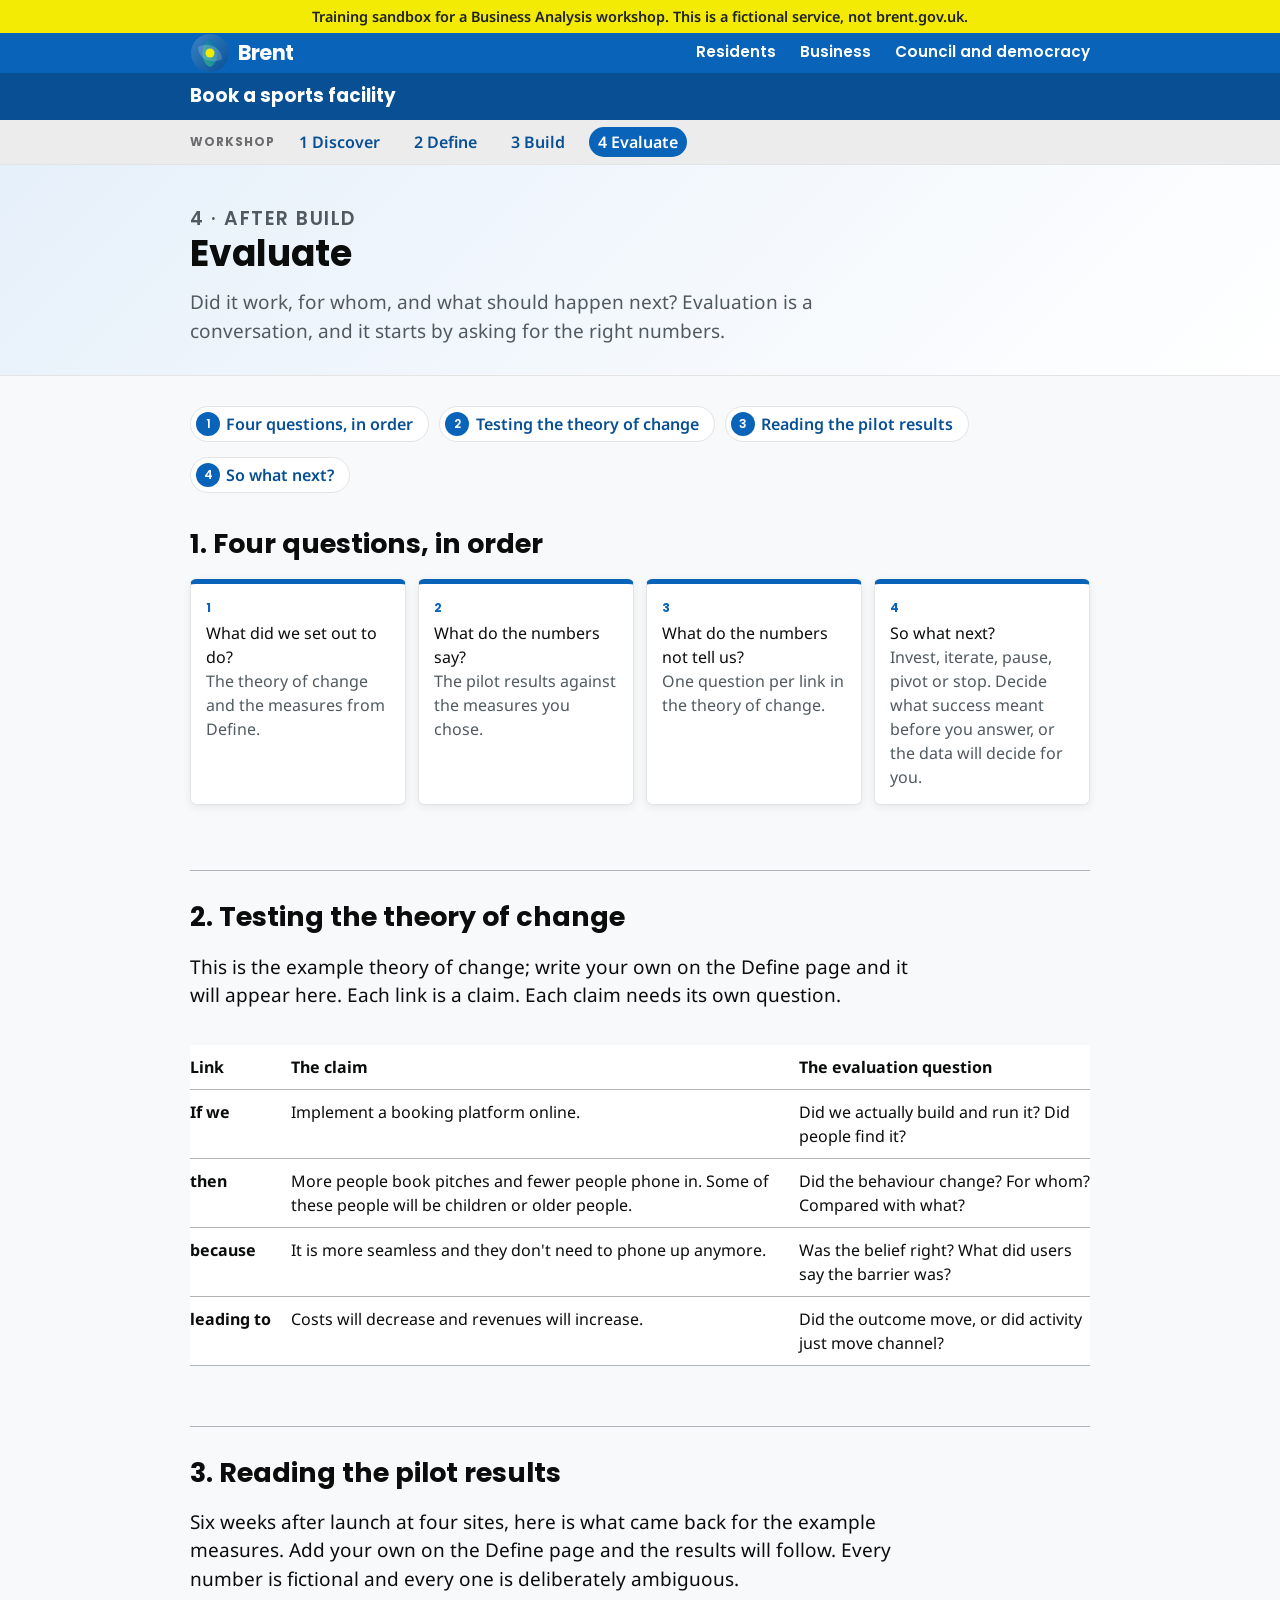
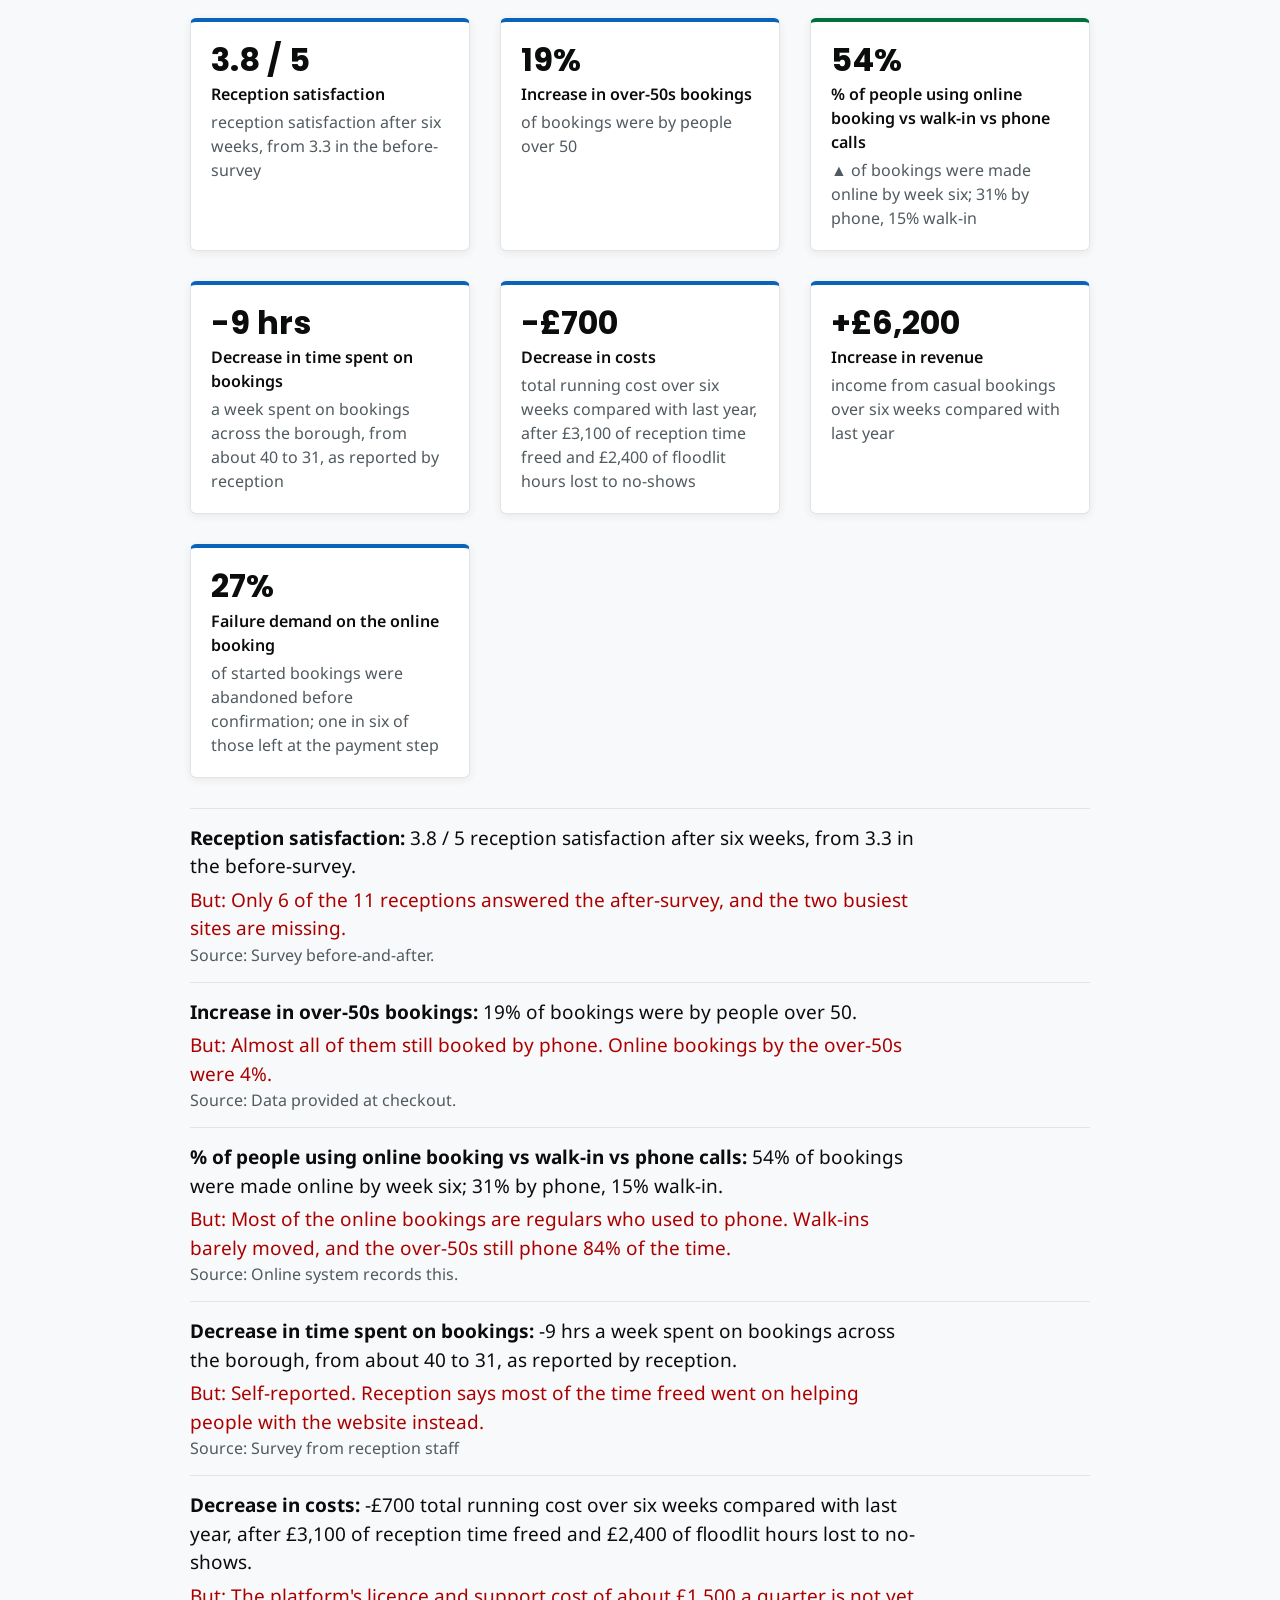
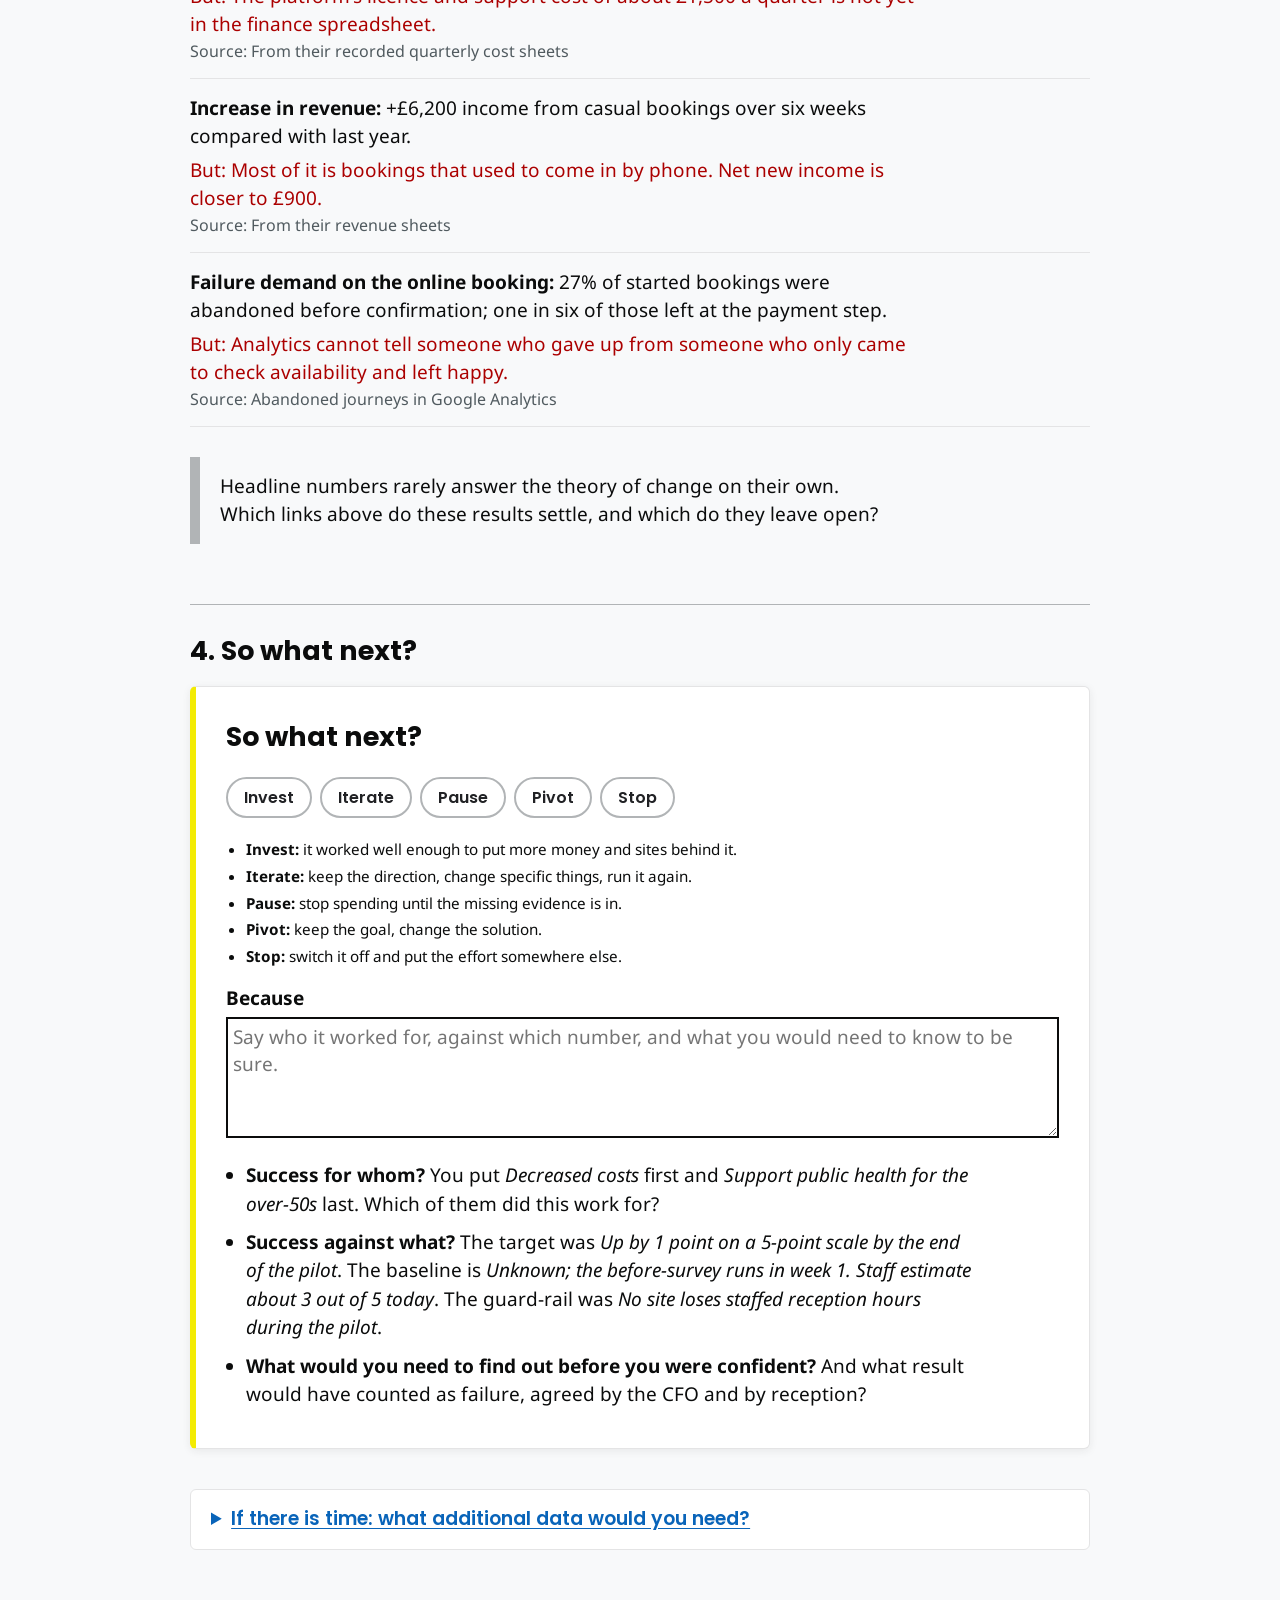
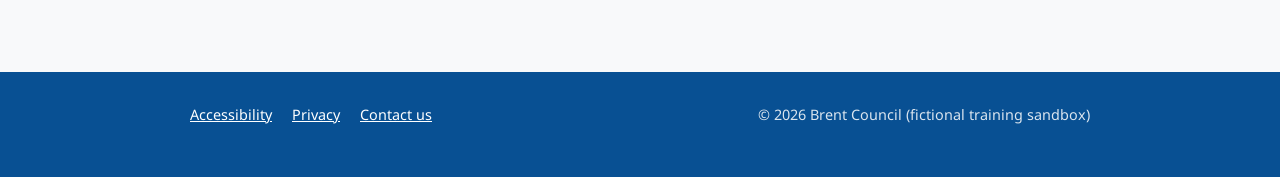
<file: evaluate.html>
<!DOCTYPE html>
<html lang="en-GB">
<head>
  <meta charset="utf-8">
  <meta name="viewport" content="width=device-width, initial-scale=1">
  <title>4 Evaluate | Brent Council (training sandbox)</title>
  <meta name="robots" content="noindex">
  <link rel="preconnect" href="https://fonts.googleapis.com">
  <link rel="preconnect" href="https://fonts.gstatic.com" crossorigin>
  <link href="https://fonts.googleapis.com/css2?family=Noto+Sans:wght@400;600&family=Poppins:wght@600;700&display=swap" rel="stylesheet">
  <script>document.write('<link rel="stylesheet" href="assets/brent.css?v=' + Date.now() + '">');</script>
  <noscript><link rel="stylesheet" href="assets/brent.css"></noscript>
  <link rel="icon" href="assets/logo.svg" type="image/svg+xml">
</head>
<body>
  <a class="skip-link" href="#main">Skip to main content</a>
  <div class="sandbox-banner" id="sandbox-banner">Training sandbox: fictional service</div>

  <header class="site-header">
    <div class="container header-inner">
      <a class="logo" href="index.html" aria-label="Brent Council home (sandbox)">
        <svg viewBox="0 0 150 40" width="150" height="40" aria-hidden="true">
          <defs>
            <linearGradient id="lg1" x1="0" y1="0" x2="1" y2="1"><stop offset="0" stop-color="#3982c6"/><stop offset="1" stop-color="#085093"/></linearGradient>
            <linearGradient id="lg2" x1="0" y1="1" x2="1" y2="0"><stop offset="0" stop-color="#30b781"/><stop offset="1" stop-color="#0964b9"/></linearGradient>
          </defs>
          <circle cx="20" cy="20" r="19" fill="url(#lg1)"/>
          <path d="M20 6 C 30 10, 30 30, 20 34 C 10 30, 10 10, 20 6 Z" fill="url(#lg2)" opacity="0.9"/>
          <path d="M8 14 C 18 8, 32 14, 32 26 C 22 32, 8 26, 8 14 Z" fill="#fff" opacity="0.18"/>
          <circle cx="20" cy="20" r="4.5" fill="#f3eb03"/>
          <text x="48" y="27" font-family="Poppins, Arial, sans-serif" font-weight="700" font-size="21" fill="currentColor" letter-spacing="-0.5">Brent</text>
        </svg>
      </a>
      <nav aria-label="Council sections">
        <ul class="site-nav">
          <li><a href="#" onclick="return false">Residents</a></li>
          <li><a href="#" onclick="return false">Business</a></li>
          <li><a href="#" onclick="return false">Council and democracy</a></li>
        </ul>
      </nav>
    </div>
  </header>

  <div class="service-bar">
    <div class="container">
      <a class="service-name" href="index.html" id="service-name">Book a sports facility</a>
    </div>
  </div>

  <nav class="workshop-nav" aria-label="Workshop stages">
    <div class="container">
      <span class="workshop-nav__label">Workshop</span>
      <a href="discover.html">1 Discover</a>
      <a href="define.html">2 Define</a>
      <a href="index.html">3 Build</a>
      <a href="evaluate.html" aria-current="page">4 Evaluate</a>
    </div>
  </nav>

  <section class="hero">
    <div class="container">
      <p class="eyebrow">4 · After build</p>
      <h1>Evaluate</h1>
      <p>Did it work, for whom, and what should happen next? Evaluation is a conversation, and it starts by asking for the right numbers.</p>
    </div>
  </section>

  <main id="main" class="page">
    <div class="container">
      <div id="stage">
        <noscript><p class="notice">This sandbox needs JavaScript turned on.</p></noscript>
      </div>
    </div>
  </main>

  <footer class="site-footer">
    <div class="container footer-inner">
      <ul>
        <li><a href="#" onclick="return false">Accessibility</a></li>
        <li><a href="#" onclick="return false">Privacy</a></li>
        <li><a href="#" onclick="return false">Contact us</a></li>
      </ul>
      <p class="footer-note" id="footer-note"></p>
    </div>
  </footer>

  <script>
    /* Load config and page scripts fresh on every visit, so a push during the
       workshop shows up on the next refresh instead of after the 10-minute cache. */
    (function () { var v = Date.now(); ["config/mvp.js", "config/define.js", "config/evidence.js", "assets/render.js", "assets/evaluate.js"].forEach(function (src) {
      document.write('<script src="' + src + '?v=' + v + '"><\/script>');
    }); })();
  </script>
</body>
</html>
</file>
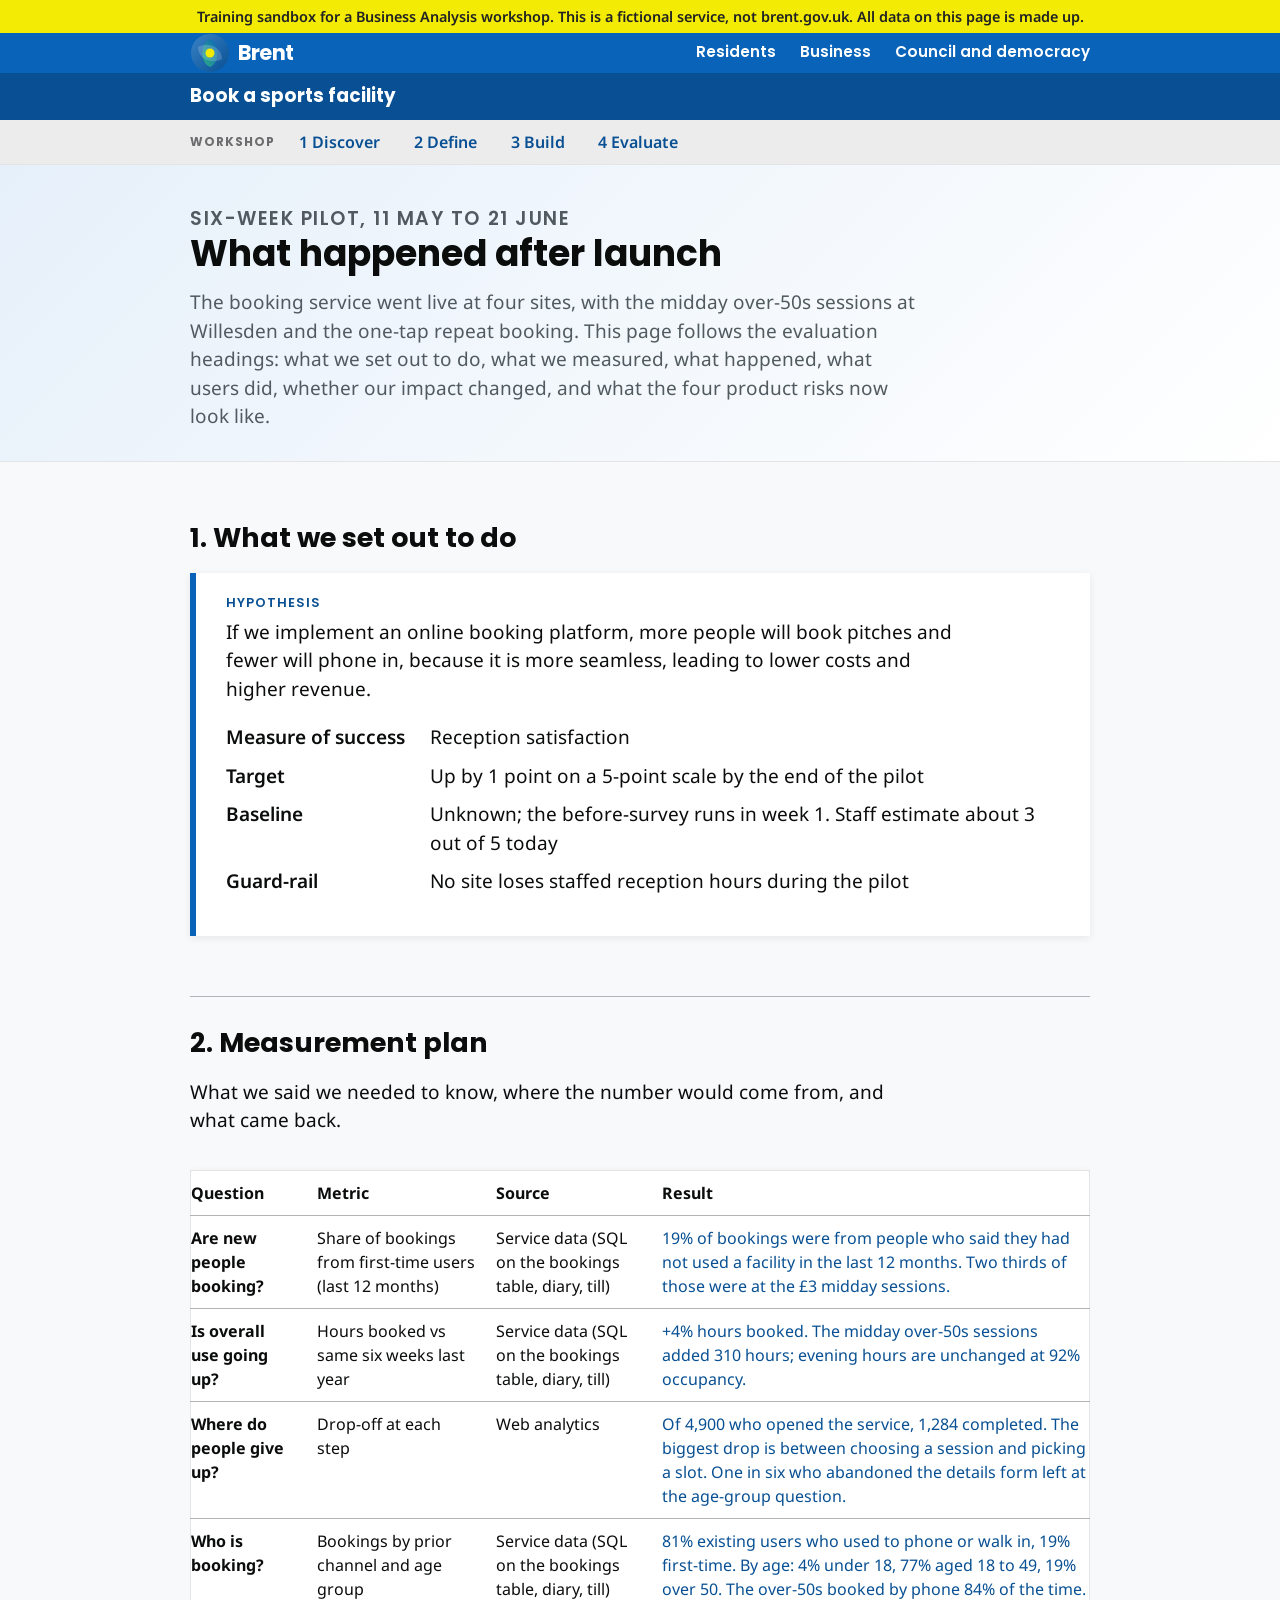
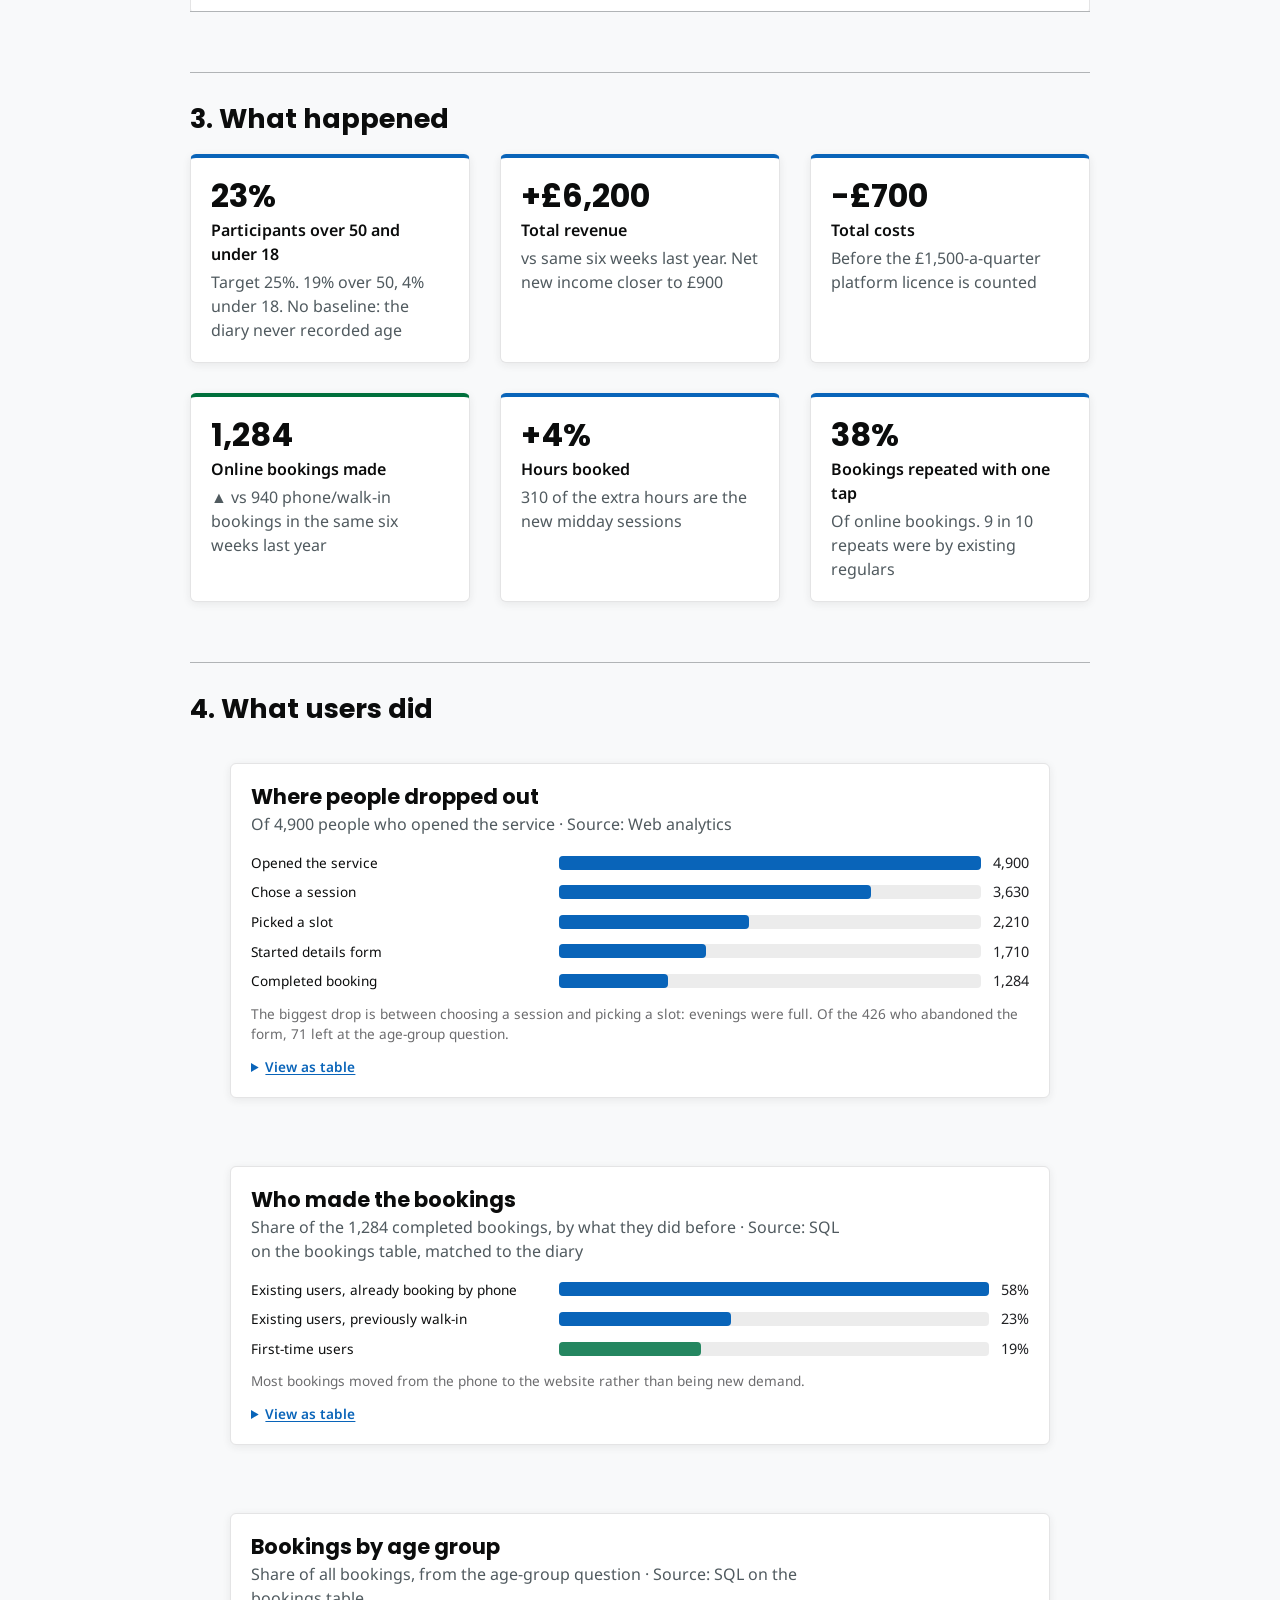
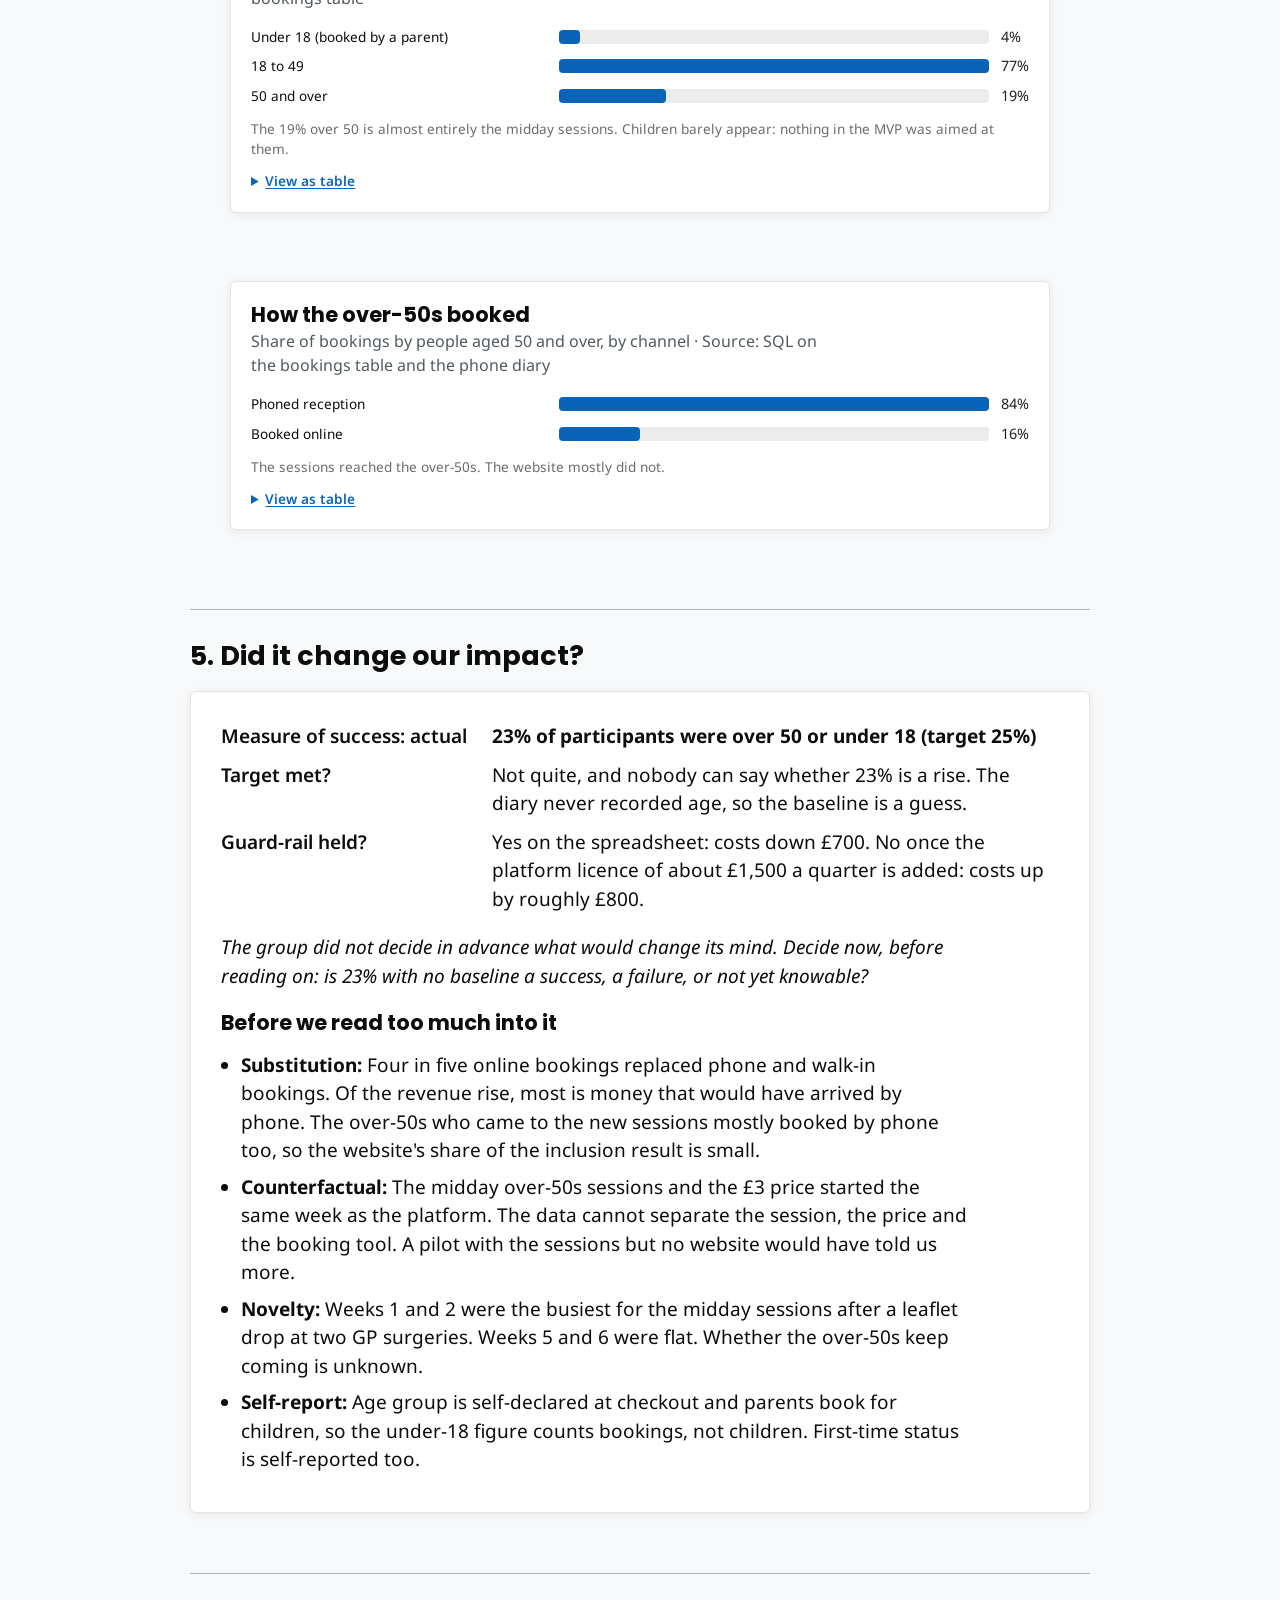
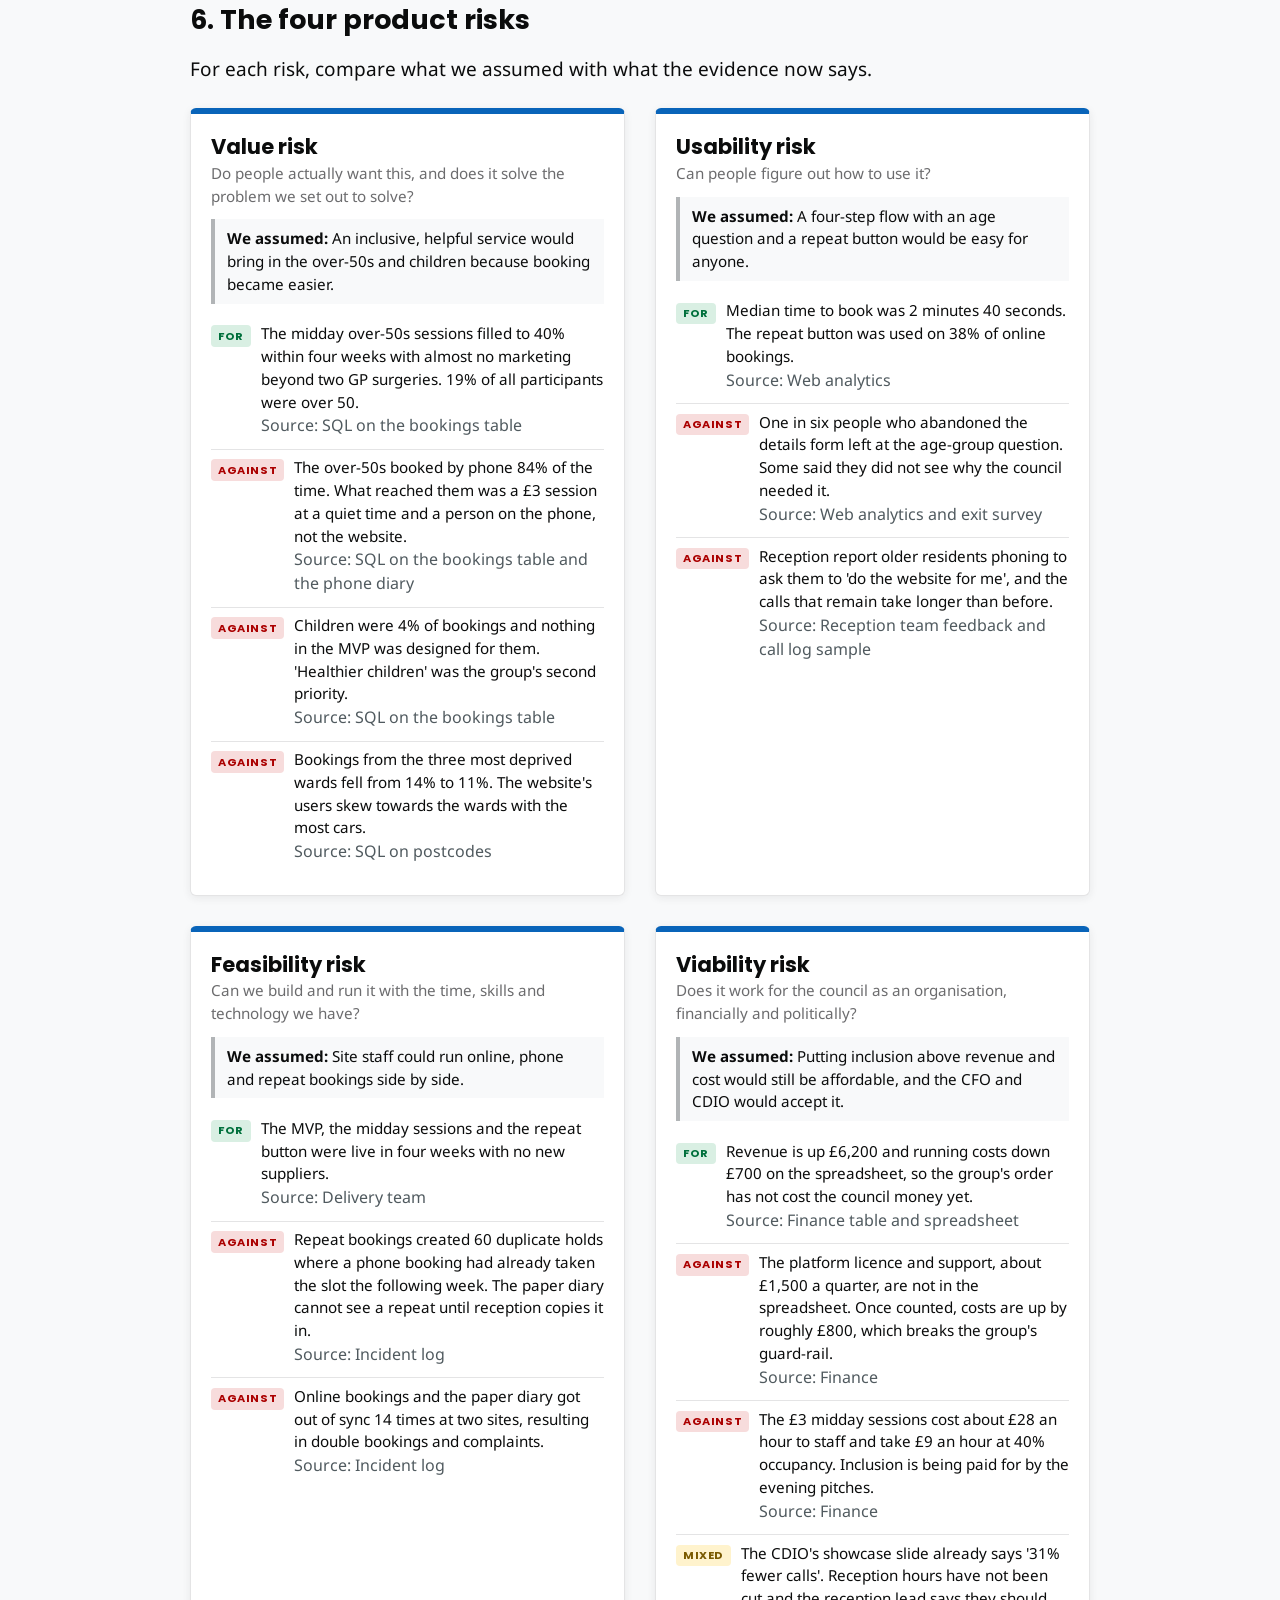
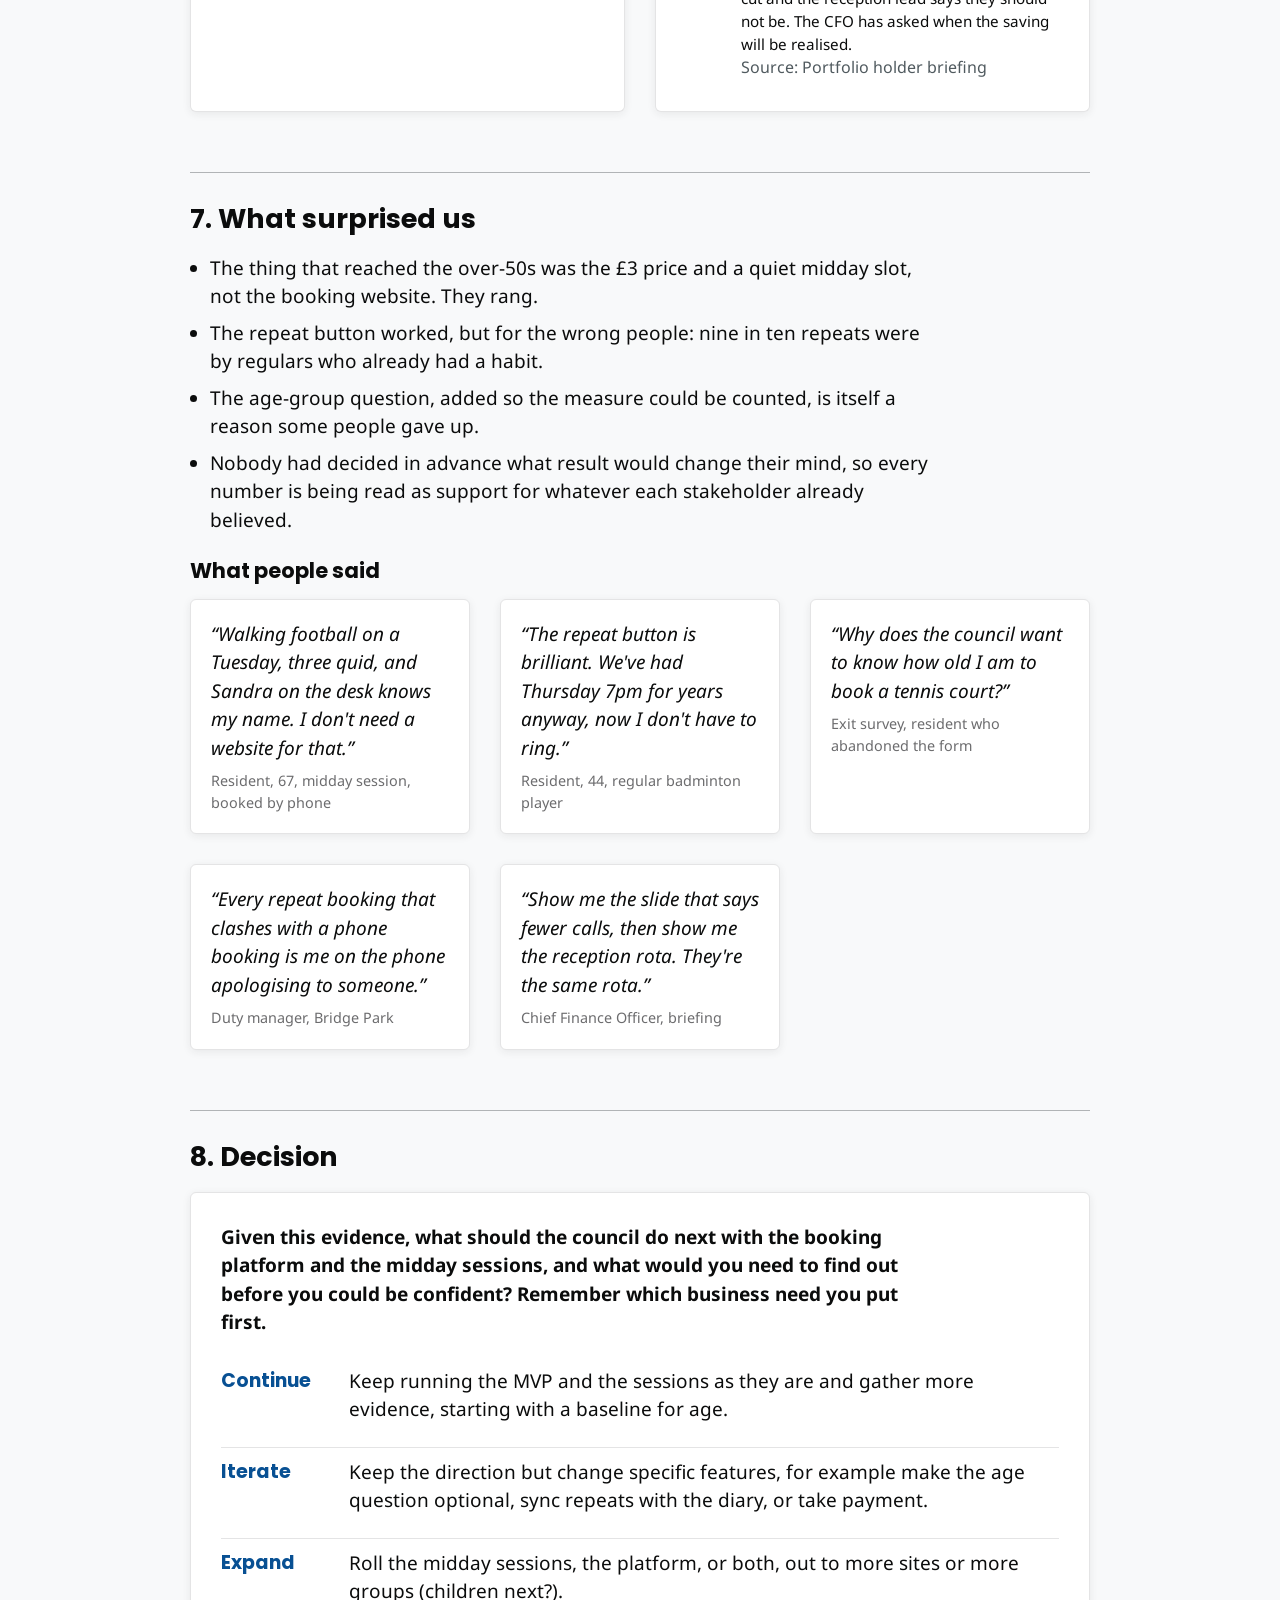
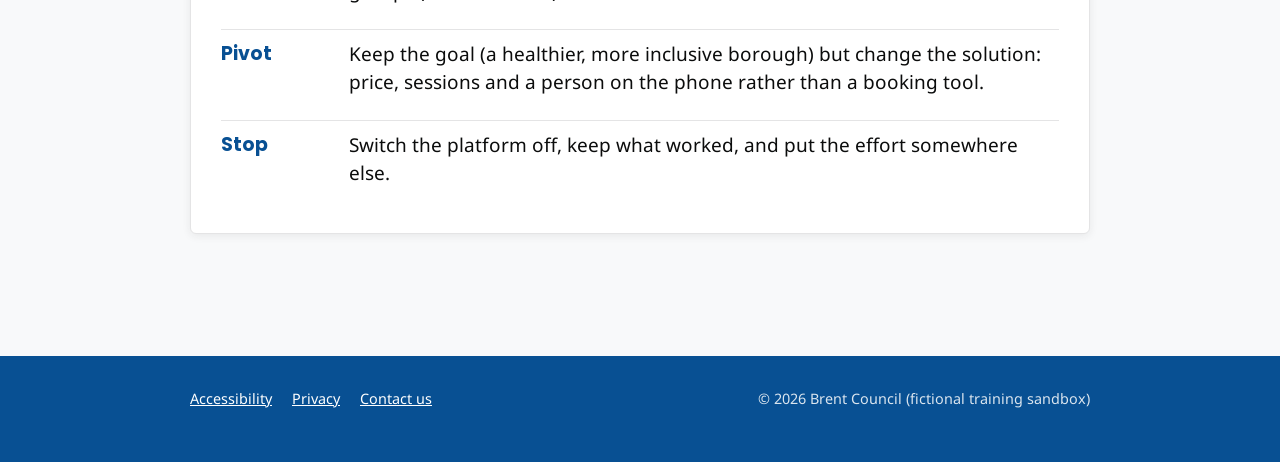
<file: evidence.html>
<!DOCTYPE html>
<html lang="en-GB">
<head>
  <meta charset="utf-8">
  <meta name="viewport" content="width=device-width, initial-scale=1">
  <title>After build: evidence | Brent Council (training sandbox)</title>
  <meta name="robots" content="noindex">
  <link rel="preconnect" href="https://fonts.googleapis.com">
  <link rel="preconnect" href="https://fonts.gstatic.com" crossorigin>
  <link href="https://fonts.googleapis.com/css2?family=Noto+Sans:wght@400;600&family=Poppins:wght@600;700&display=swap" rel="stylesheet">
  <script>document.write('<link rel="stylesheet" href="assets/brent.css?v=' + Date.now() + '">');</script>
  <noscript><link rel="stylesheet" href="assets/brent.css"></noscript>
  <link rel="icon" href="assets/logo.svg" type="image/svg+xml">
</head>
<body>
  <a class="skip-link" href="#main">Skip to main content</a>
  <div class="sandbox-banner" id="sandbox-banner">Training sandbox: fictional service and fictional data</div>

  <header class="site-header">
    <div class="container header-inner">
      <a class="logo" href="index.html" aria-label="Brent Council home (sandbox)">
        <svg viewBox="0 0 150 40" width="150" height="40" aria-hidden="true">
          <defs>
            <linearGradient id="lg1" x1="0" y1="0" x2="1" y2="1"><stop offset="0" stop-color="#3982c6"/><stop offset="1" stop-color="#085093"/></linearGradient>
            <linearGradient id="lg2" x1="0" y1="1" x2="1" y2="0"><stop offset="0" stop-color="#30b781"/><stop offset="1" stop-color="#0964b9"/></linearGradient>
          </defs>
          <circle cx="20" cy="20" r="19" fill="url(#lg1)"/>
          <path d="M20 6 C 30 10, 30 30, 20 34 C 10 30, 10 10, 20 6 Z" fill="url(#lg2)" opacity="0.9"/>
          <path d="M8 14 C 18 8, 32 14, 32 26 C 22 32, 8 26, 8 14 Z" fill="#fff" opacity="0.18"/>
          <circle cx="20" cy="20" r="4.5" fill="#f3eb03"/>
          <text x="48" y="27" font-family="Poppins, Arial, sans-serif" font-weight="700" font-size="21" fill="currentColor" letter-spacing="-0.5">Brent</text>
        </svg>
      </a>
      <nav aria-label="Council sections">
        <ul class="site-nav">
          <li><a href="#" onclick="return false">Residents</a></li>
          <li><a href="#" onclick="return false">Business</a></li>
          <li><a href="#" onclick="return false">Council and democracy</a></li>
        </ul>
      </nav>
    </div>
  </header>

  <div class="service-bar">
    <div class="container">
      <a class="service-name" href="index.html" id="service-name">Book a sports facility</a>
    </div>
  </div>

  <nav class="workshop-nav" aria-label="Workshop stages">
    <div class="container">
      <span class="workshop-nav__label">Workshop</span>
      <a href="discover.html">1 Discover</a>
      <a href="define.html">2 Define</a>
      <a href="index.html">3 Build</a>
      <a href="evaluate.html">4 Evaluate</a>
    </div>
  </nav>

  <section class="hero">
    <div class="container">
      <p class="eyebrow" id="evidence-period"></p>
      <h1 id="evidence-title">What happened after launch</h1>
      <p id="evidence-intro"></p>
    </div>
  </section>

  <main id="main" class="page">
    <div class="container" id="evidence">
      <noscript><p class="notice">This sandbox needs JavaScript turned on.</p></noscript>
    </div>
  </main>

  <footer class="site-footer">
    <div class="container footer-inner">
      <ul>
        <li><a href="#" onclick="return false">Accessibility</a></li>
        <li><a href="#" onclick="return false">Privacy</a></li>
        <li><a href="#" onclick="return false">Contact us</a></li>
      </ul>
      <p class="footer-note" id="footer-note"></p>
    </div>
  </footer>

  <script>
    /* Load config and page scripts fresh on every visit, so a push during the
       workshop shows up on the next refresh instead of after the 10-minute cache. */
    (function () { var v = Date.now(); ["config/mvp.js", "config/evidence.js", "assets/render.js", "assets/evidence.js"].forEach(function (src) {
      document.write('<script src="' + src + '?v=' + v + '"><\/script>');
    }); })();
  </script>
</body>
</html>
</file>
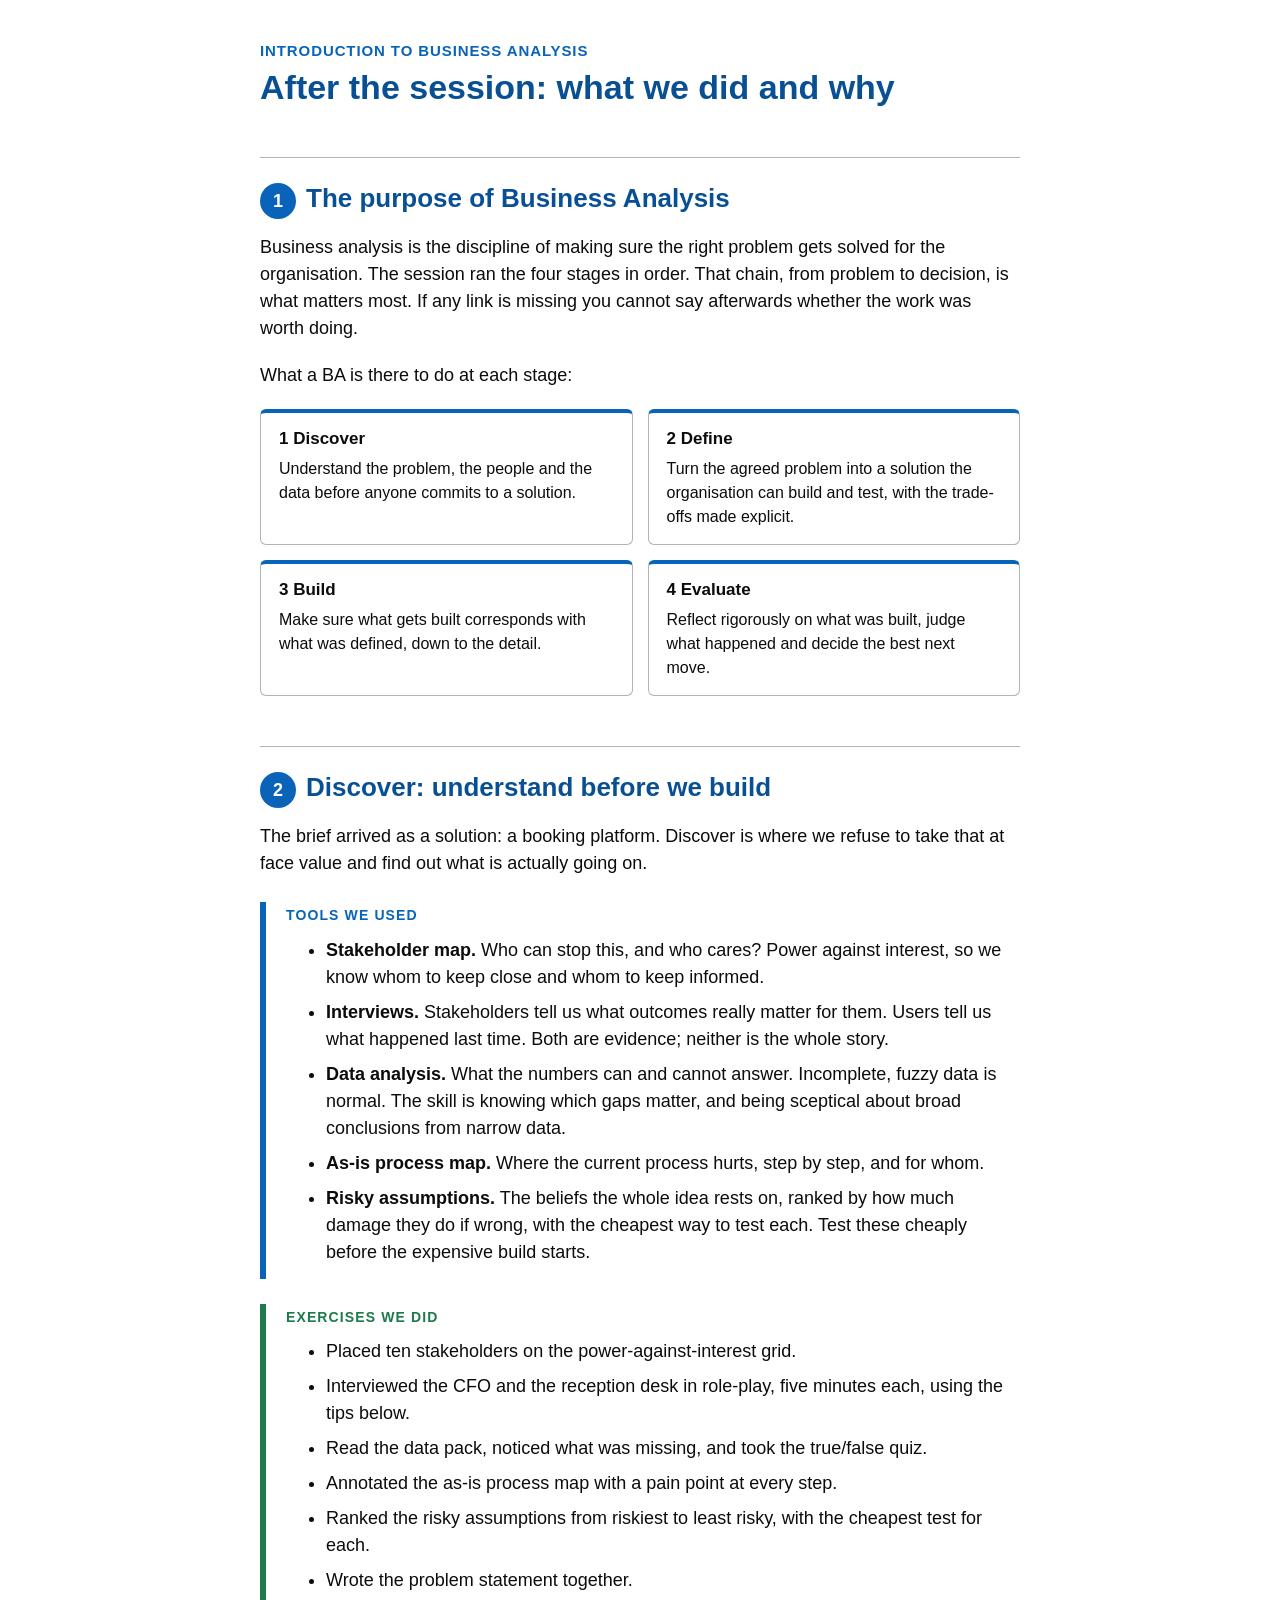
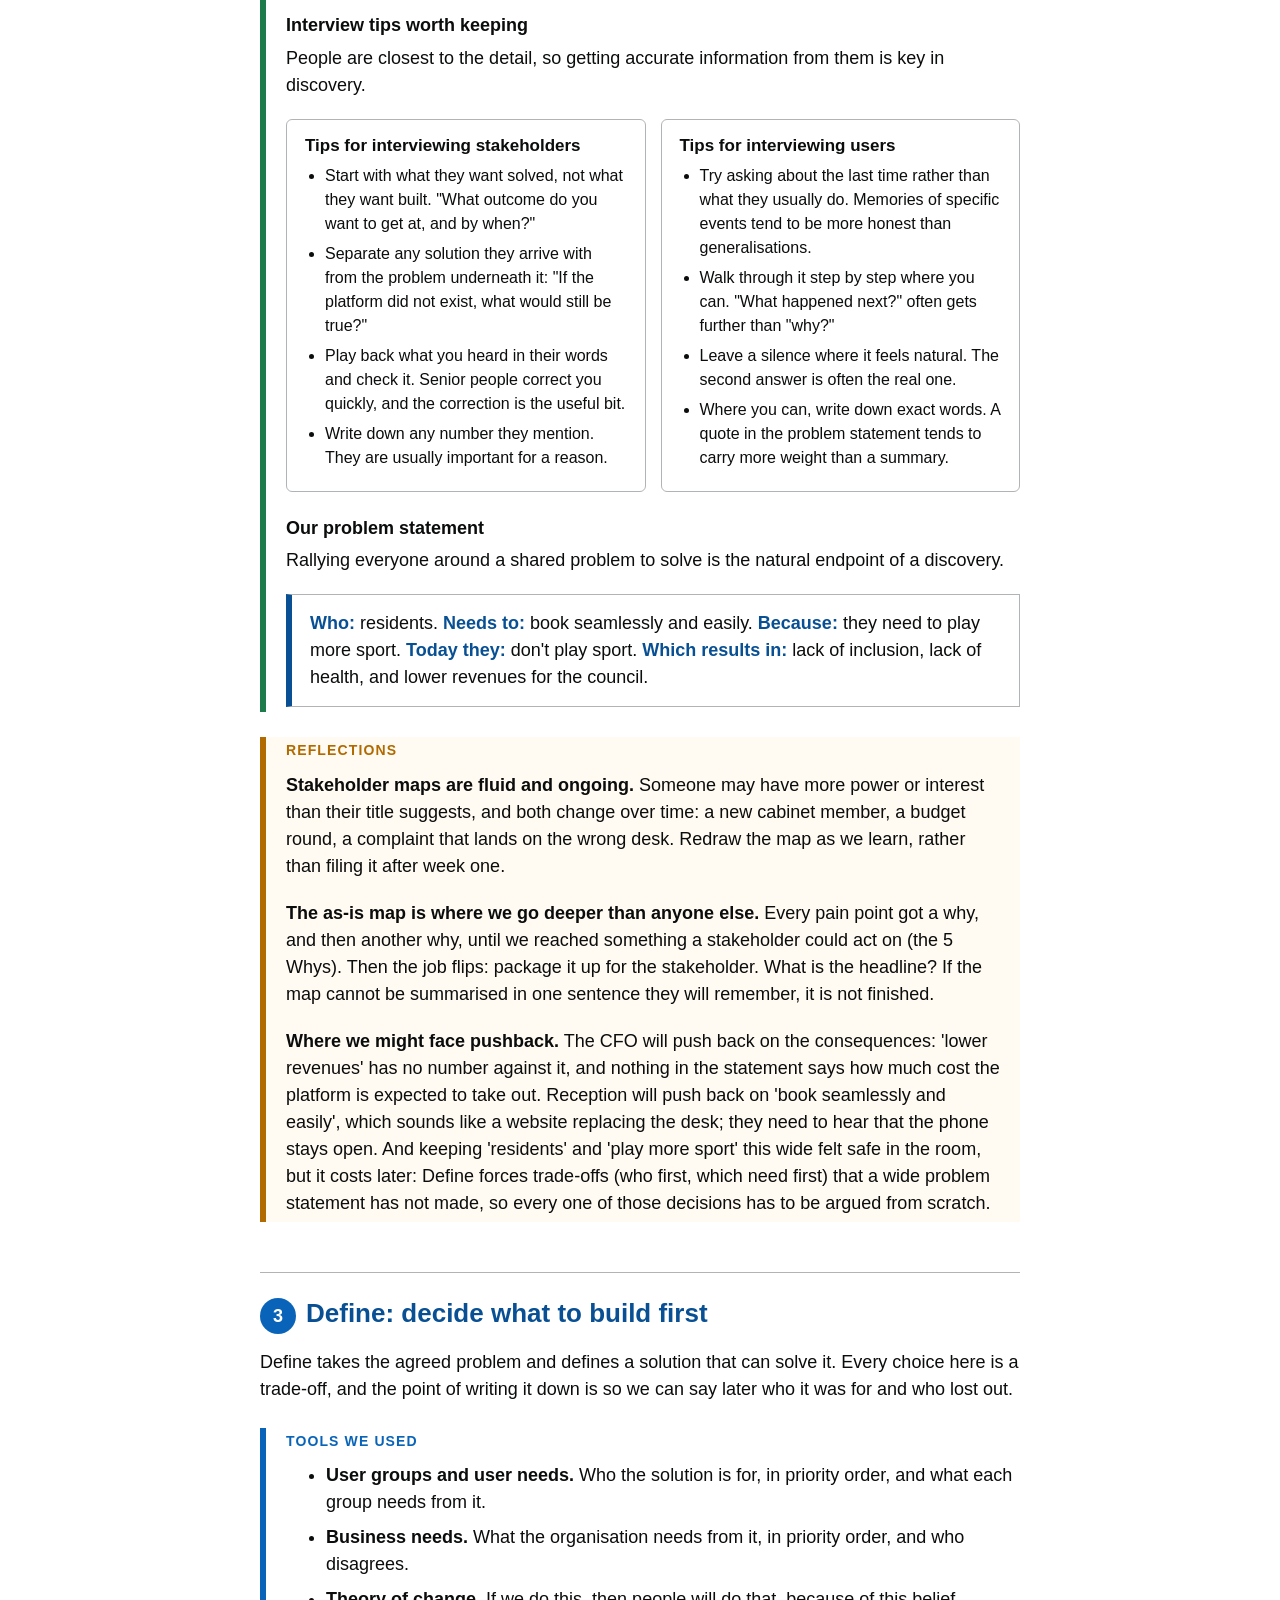
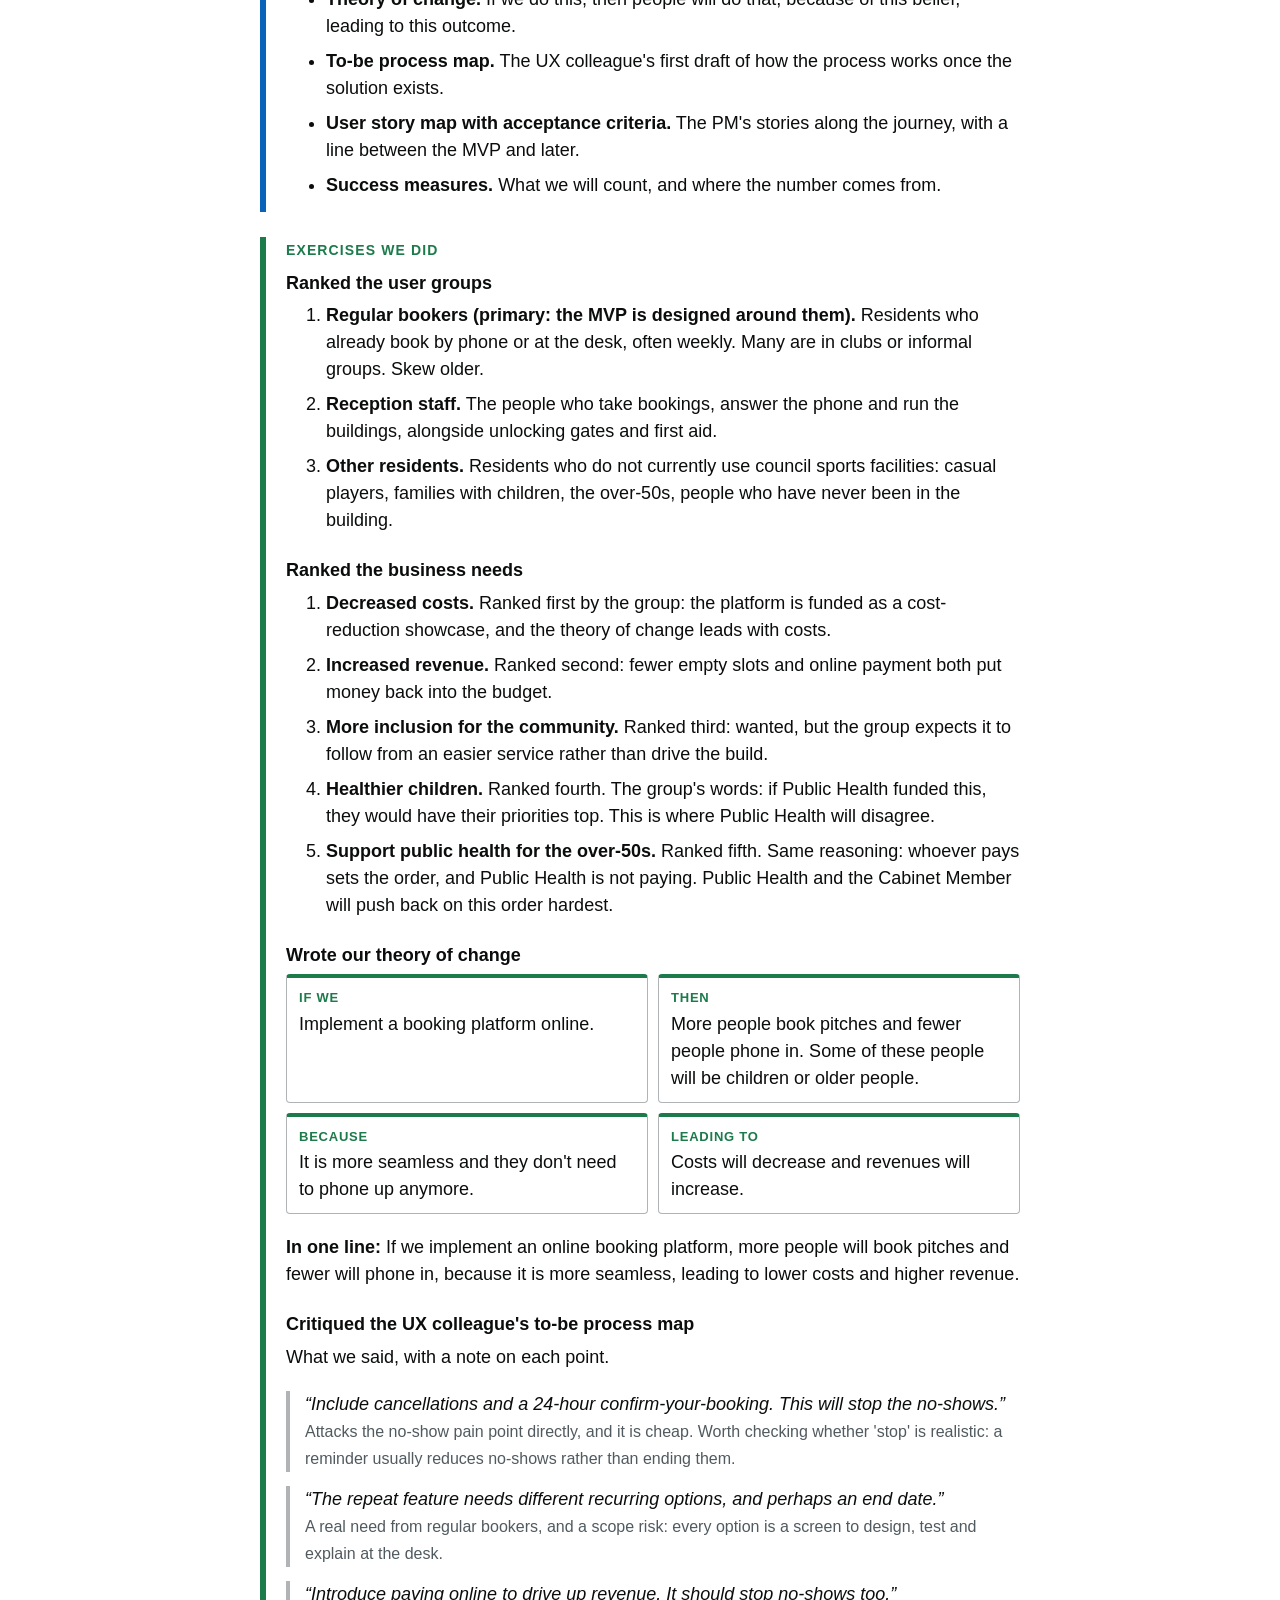
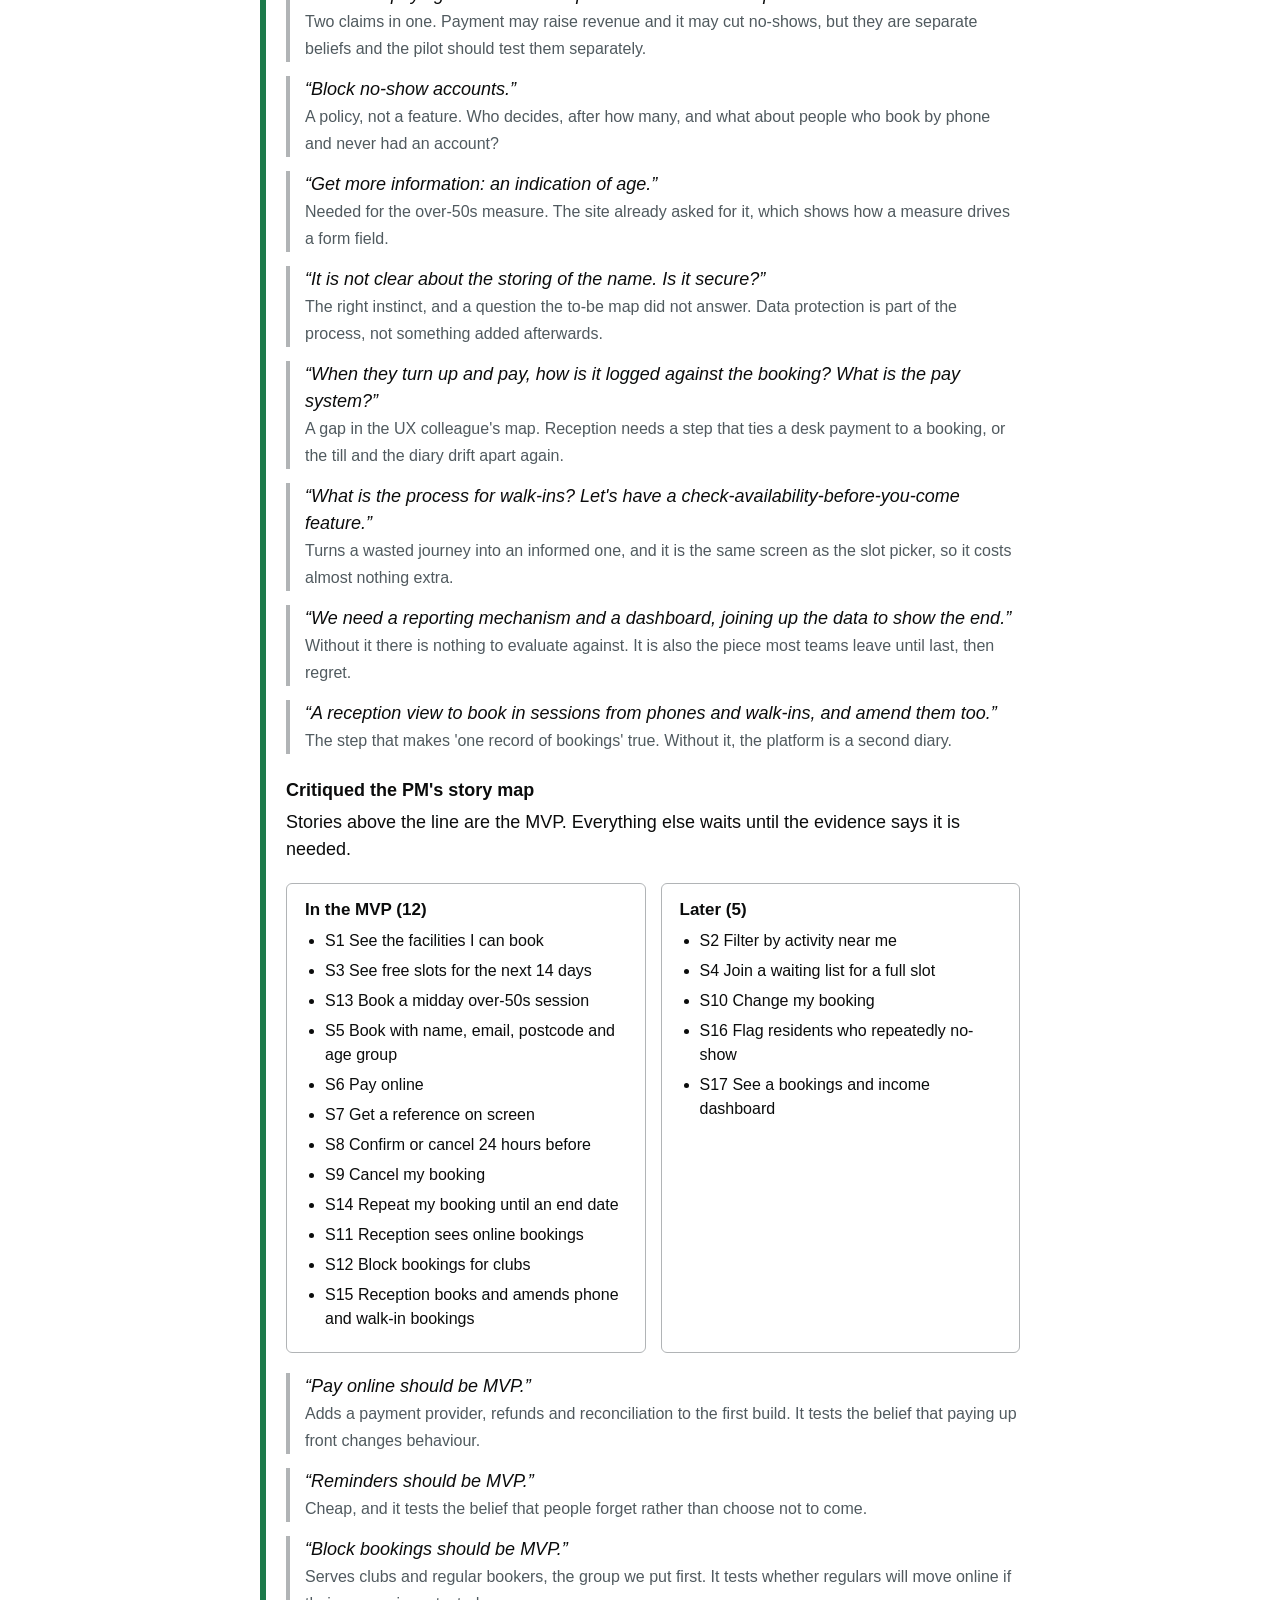
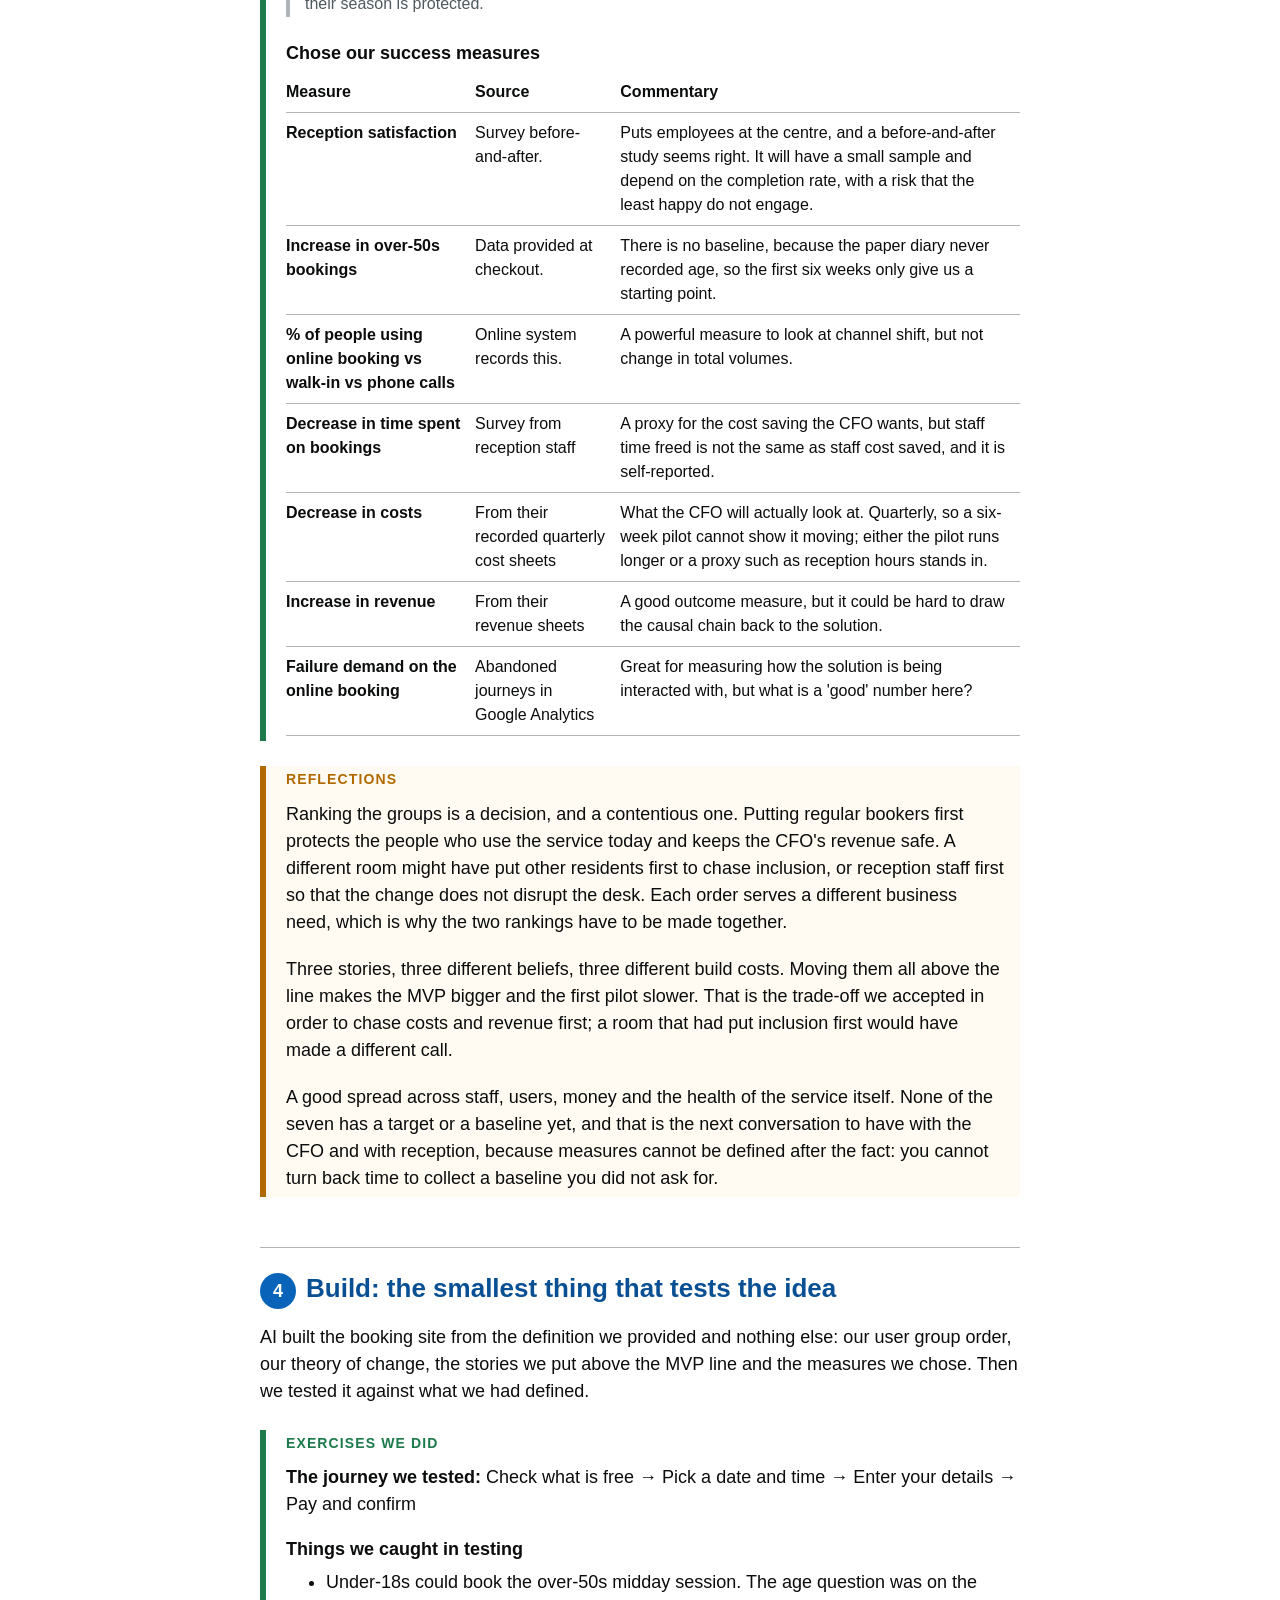
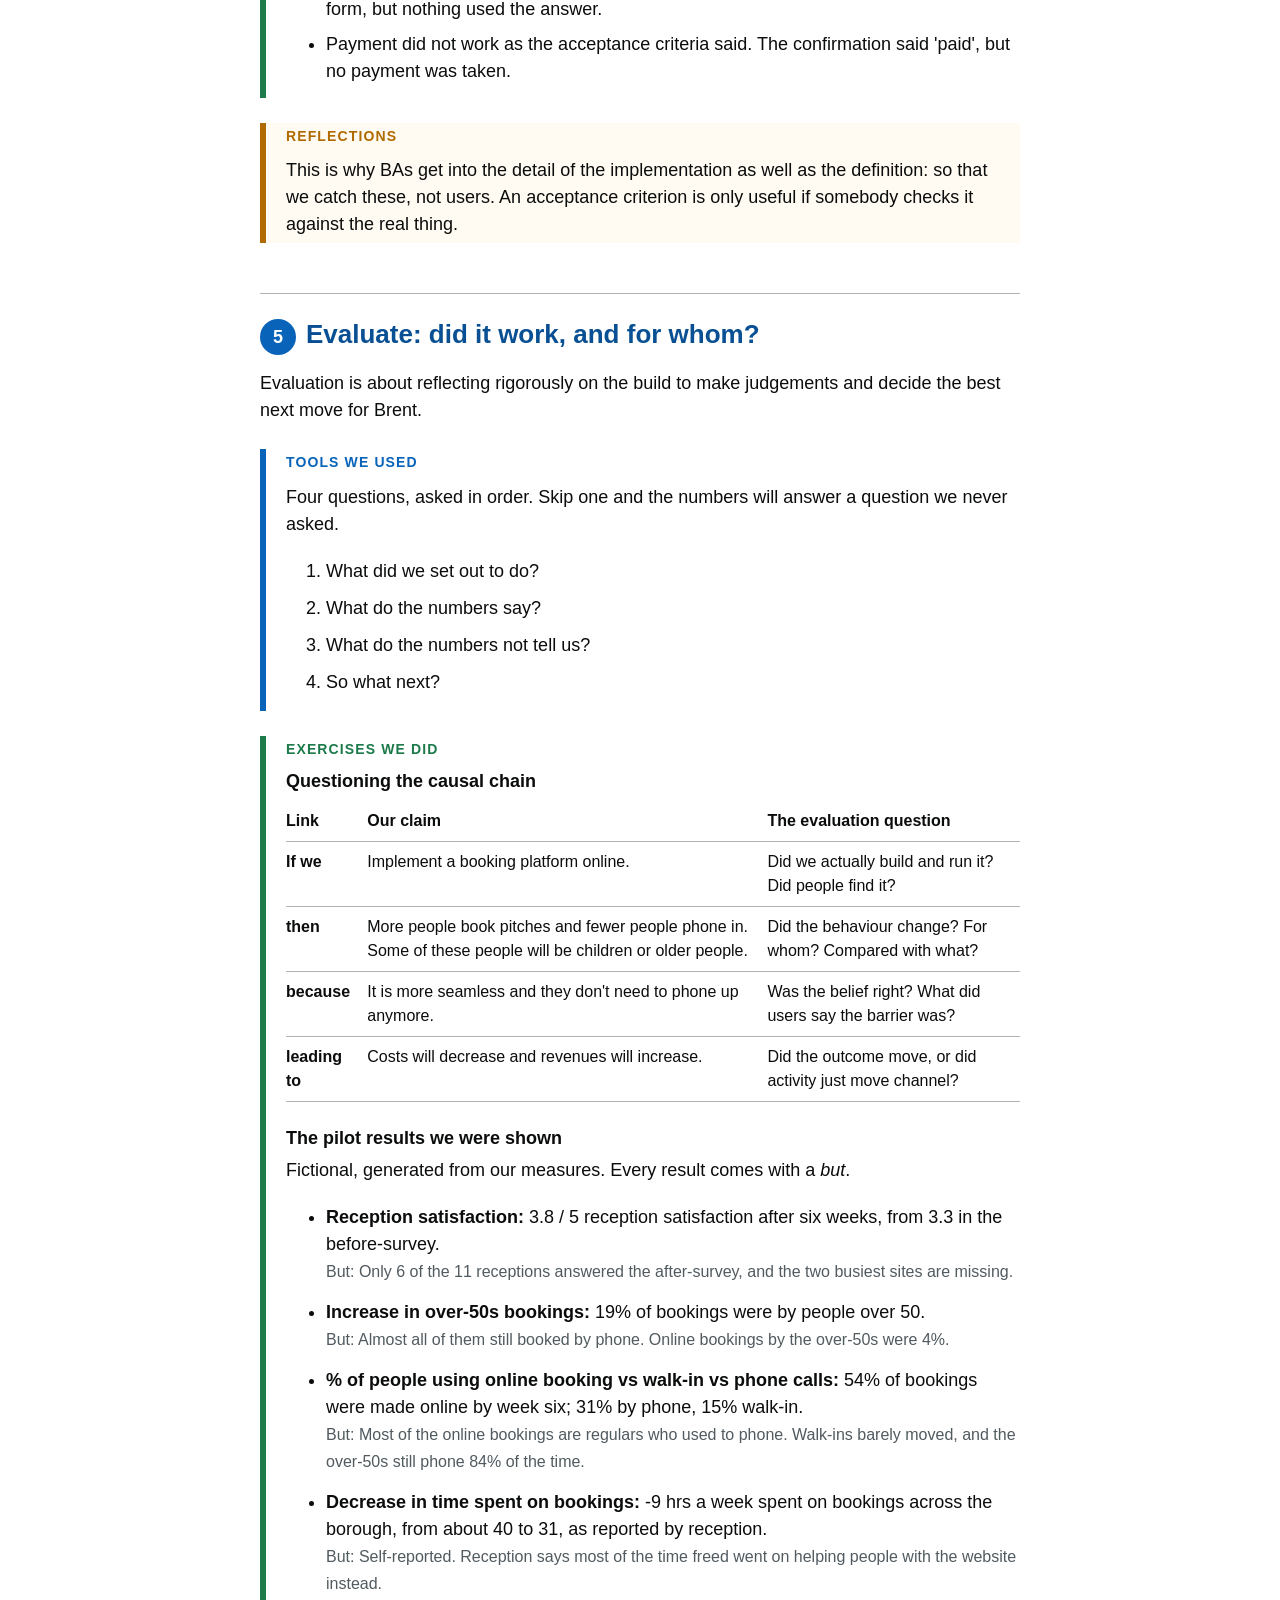
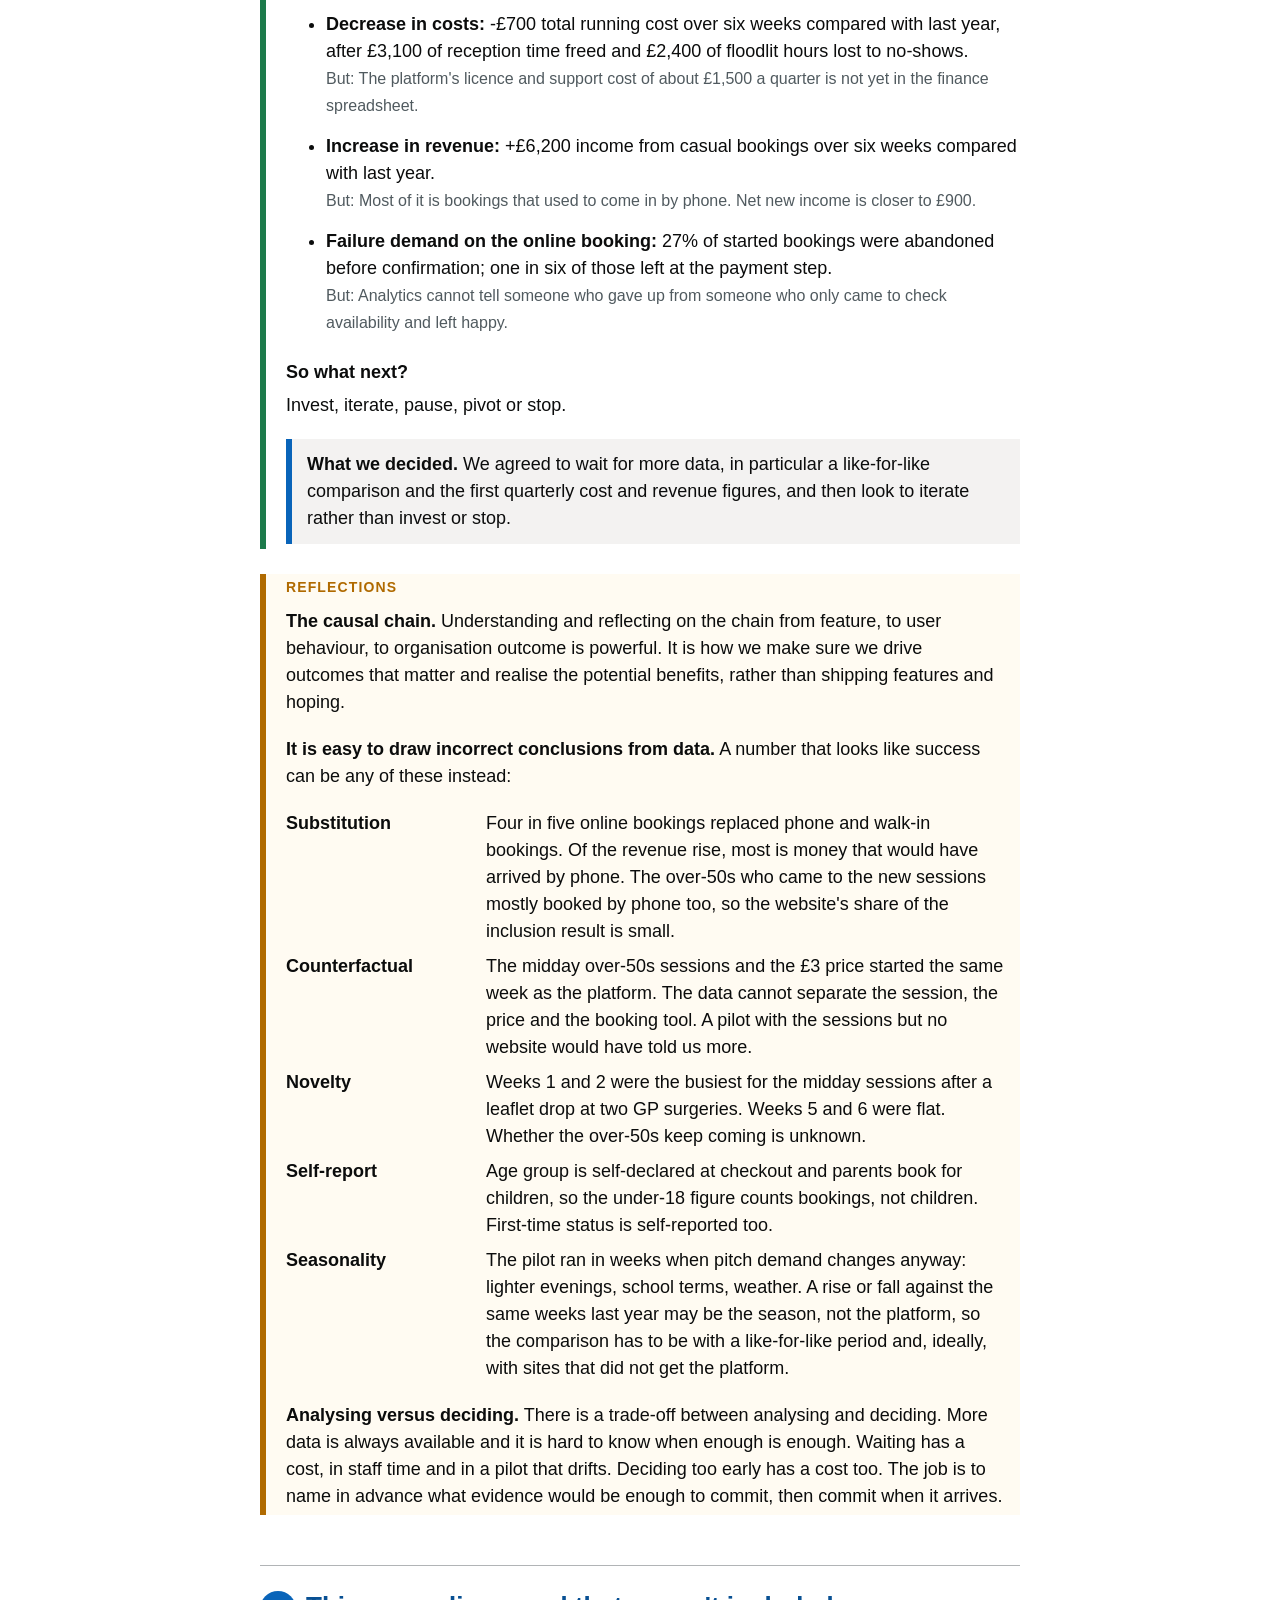
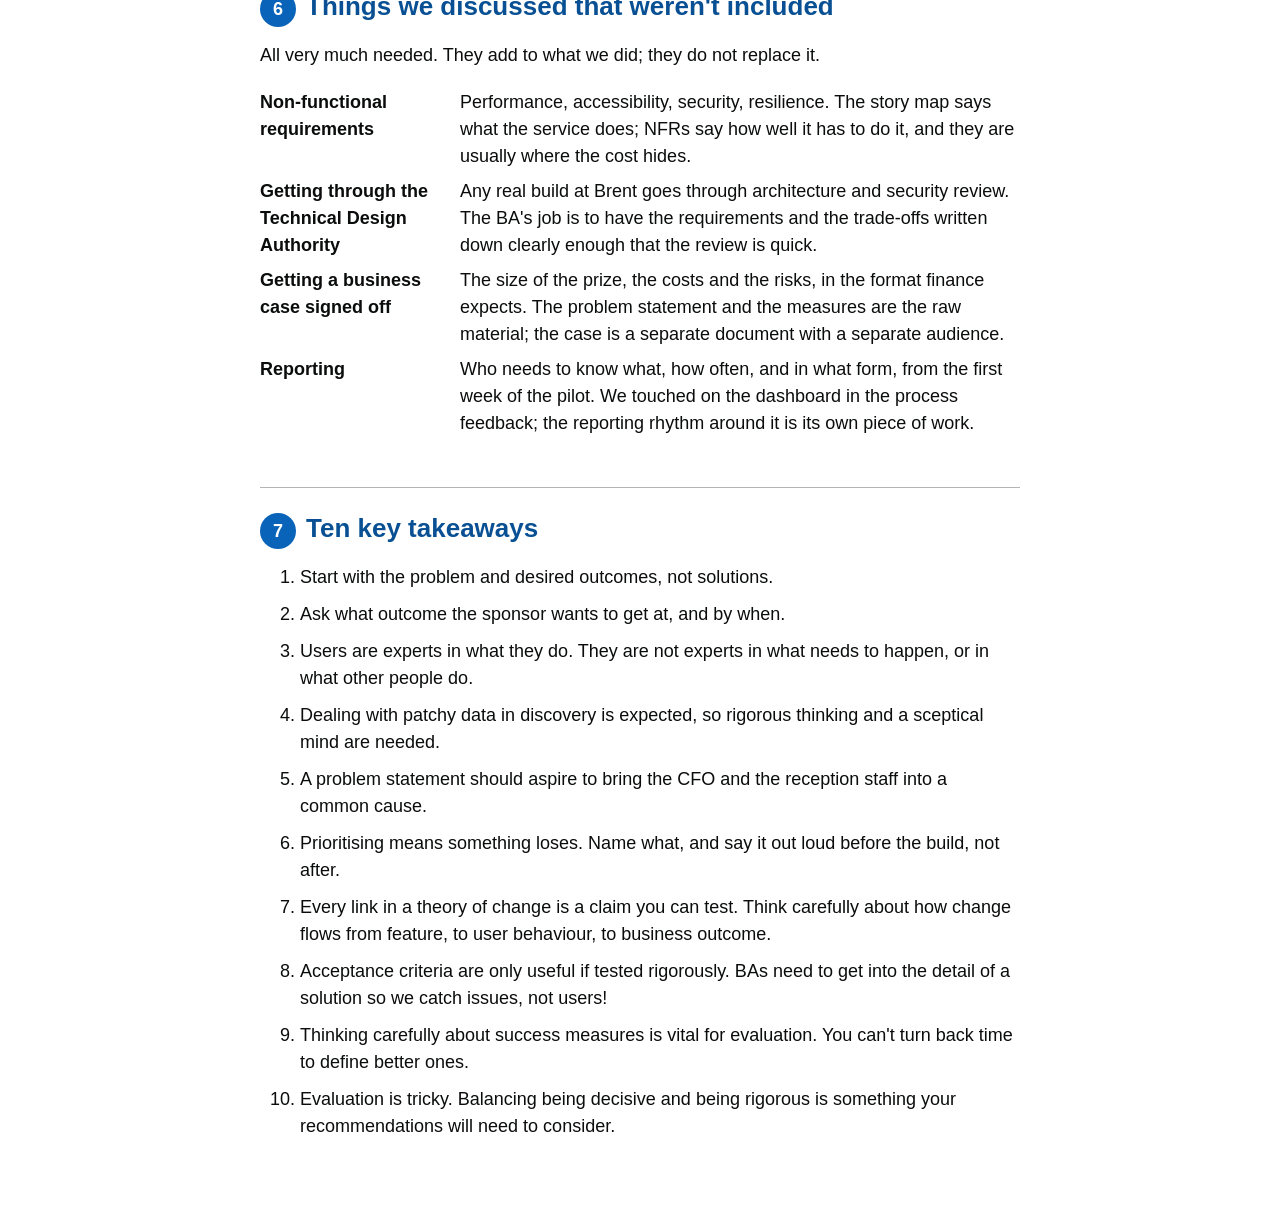
<file: handout.html>
<!DOCTYPE html>
<html lang="en-GB">
<head>
<meta charset="utf-8">
<meta name="viewport" content="width=device-width, initial-scale=1">
<meta name="robots" content="noindex">
<title>After the session: what we did and why</title>
<style>
:root { --blue: #0964b9; --blue-dark: #085093; --green: #1c7a4b; --amber: #b06a00; --ink: #0b0c0c; --muted: #505a5f; --rule: #b1b4b6; --surface: #f3f2f1; }
* { box-sizing: border-box; }
html { color-scheme: light; }
body { margin: 0; padding: 0 20px 60px; font: 18px/1.5 -apple-system, "Segoe UI", Roboto, "Helvetica Neue", Arial, sans-serif; color: var(--ink); background: #fff; }
main { max-width: 760px; margin: 0 auto; }
.eyebrow { margin: 40px 0 5px; font-size: 15px; font-weight: 700; letter-spacing: 0.06em; text-transform: uppercase; color: var(--blue); }
h1 { margin: 0 0 30px; font-size: 34px; line-height: 1.15; color: var(--blue-dark); }
h2 { margin: 50px 0 15px; padding-top: 25px; border-top: 1px solid var(--rule); font-size: 26px; line-height: 1.2; color: var(--blue-dark); }
h2 .num { display: inline-block; min-width: 36px; height: 36px; margin-right: 10px; border-radius: 50%; background: var(--blue); color: #fff; font-size: 18px; line-height: 36px; text-align: center; }
h3 { margin: 30px 0 10px; font-size: 20px; line-height: 1.25; }
h4 { margin: 25px 0 8px; font-size: 18px; line-height: 1.25; }
p, ul, ol, dl { margin: 0 0 20px; }
li { margin-bottom: 8px; }
.block { margin: 25px 0; padding: 5px 0 5px 20px; border-left: 6px solid var(--rule); }
.block__label { margin: 0 0 12px; font-size: 14px; font-weight: 700; letter-spacing: 0.08em; text-transform: uppercase; }
.block--tools { border-color: var(--blue); } .block--tools .block__label { color: var(--blue); }
.block--exercises { border-color: var(--green); } .block--exercises .block__label { color: var(--green); }
.block--reflections { border-color: var(--amber); background: #fffbf2; padding-right: 15px; } .block--reflections .block__label { color: var(--amber); }
.block > :last-child { margin-bottom: 0; }
.block h4:first-of-type { margin-top: 5px; }
.cards, .two { display: grid; grid-template-columns: 1fr 1fr; gap: 15px; margin: 0 0 20px; }
.card, .panel { padding: 15px 18px; border: 1px solid var(--rule); border-radius: 6px; background: #fff; }
.card { border-top: 4px solid var(--blue); }
.card h3, .panel h3 { margin: 0 0 8px; font-size: 17px; }
.card p, .panel ul { margin: 0; font-size: 16px; }
.panel ul { padding-left: 20px; }
.panel li { margin-bottom: 6px; }
.statement { padding: 15px 18px; border: 1px solid var(--rule); border-left: 6px solid var(--blue-dark); background: #fff; }
.statement strong { color: var(--blue-dark); }
.callout { margin: 0 0 20px; padding: 12px 15px; border-left: 6px solid var(--blue); background: var(--surface); }
.chain { list-style: none; padding: 0; display: grid; grid-template-columns: 1fr 1fr; gap: 10px; }
.chain li { padding: 10px 12px; border: 1px solid var(--rule); border-top: 4px solid var(--green); border-radius: 4px; background: #fff; margin: 0; }
.chain__label { display: block; font-size: 13px; font-weight: 700; text-transform: uppercase; letter-spacing: 0.06em; color: var(--green); margin-bottom: 3px; }
.said-list { list-style: none; padding: 0; }
.said-list li { margin-bottom: 14px; padding-left: 15px; border-left: 4px solid var(--rule); }
.said { font-style: italic; }
.comment { color: var(--muted); font-size: 16px; }
.scroll { overflow-x: auto; margin: 0 0 20px; }
table { border-collapse: collapse; width: 100%; font-size: 16px; }
th, td { padding: 8px 12px 8px 0; border-bottom: 1px solid var(--rule); text-align: left; vertical-align: top; }
th { font-weight: 700; }
.questions li, .takeaways li { margin-bottom: 10px; }
.results li { margin-bottom: 14px; }
.but { color: var(--muted); font-size: 16px; }
.terms { display: grid; grid-template-columns: 180px 1fr; gap: 8px 20px; }
.terms dt { font-weight: 700; }
.terms dd { margin: 0; }
@media (max-width: 640px) {
  body { font-size: 16px; }
  h1 { font-size: 28px; } h2 { font-size: 22px; }
  .block { padding-left: 12px; }
  .cards, .two, .chain { grid-template-columns: 1fr; }
  .terms { grid-template-columns: 1fr; gap: 2px 0; }
  .terms dd { margin-bottom: 10px; }
}
@media print {
  body { font-size: 12pt; padding: 0; color: #000; }
  h2 { break-after: avoid; }
  .card, .panel, .chain, table, .callout, .results li, .said-list li, .statement { break-inside: avoid; }
  .block--reflections { background: none; }
}
</style>
</head>
<body>
<main>
<p class="eyebrow">Introduction to Business Analysis</p>
<h1>After the session: what we did and why</h1>
<h2 id="s1"><span class="num">1</span>The purpose of Business Analysis</h2><p>Business analysis is the discipline of making sure the right problem gets solved for the organisation. The session ran the four stages in order. That chain, from problem to decision, is what matters most. If any link is missing you cannot say afterwards whether the work was worth doing.</p><p>What a BA is there to do at each stage:</p><div class="cards"><div class="card"><h3>1 Discover</h3><p>Understand the problem, the people and the data before anyone commits to a solution.</p></div><div class="card"><h3>2 Define</h3><p>Turn the agreed problem into a solution the organisation can build and test, with the trade-offs made explicit.</p></div><div class="card"><h3>3 Build</h3><p>Make sure what gets built corresponds with what was defined, down to the detail.</p></div><div class="card"><h3>4 Evaluate</h3><p>Reflect rigorously on what was built, judge what happened and decide the best next move.</p></div></div><h2 id="s2"><span class="num">2</span>Discover: understand before we build</h2><p>The brief arrived as a solution: a booking platform. Discover is where we refuse to take that at face value and find out what is actually going on.</p><section class="block block--tools"><h3 class="block__label">Tools we used</h3><ul><li><strong>Stakeholder map.</strong> Who can stop this, and who cares? Power against interest, so we know whom to keep close and whom to keep informed.</li><li><strong>Interviews.</strong> Stakeholders tell us what outcomes really matter for them. Users tell us what happened last time. Both are evidence; neither is the whole story.</li><li><strong>Data analysis.</strong> What the numbers can and cannot answer. Incomplete, fuzzy data is normal. The skill is knowing which gaps matter, and being sceptical about broad conclusions from narrow data.</li><li><strong>As-is process map.</strong> Where the current process hurts, step by step, and for whom.</li><li><strong>Risky assumptions.</strong> The beliefs the whole idea rests on, ranked by how much damage they do if wrong, with the cheapest way to test each. Test these cheaply before the expensive build starts.</li></ul></section><section class="block block--exercises"><h3 class="block__label">Exercises we did</h3><ul><li>Placed ten stakeholders on the power-against-interest grid.</li><li>Interviewed the CFO and the reception desk in role-play, five minutes each, using the tips below.</li><li>Read the data pack, noticed what was missing, and took the true/false quiz.</li><li>Annotated the as-is process map with a pain point at every step.</li><li>Ranked the risky assumptions from riskiest to least risky, with the cheapest test for each.</li><li>Wrote the problem statement together.</li></ul><h4>Interview tips worth keeping</h4><p>People are closest to the detail, so getting accurate information from them is key in discovery.</p><div class="two"><div class="panel"><h3>Tips for interviewing stakeholders</h3><ul><li>Start with what they want solved, not what they want built. &quot;What outcome do you want to get at, and by when?&quot;</li><li>Separate any solution they arrive with from the problem underneath it: &quot;If the platform did not exist, what would still be true?&quot;</li><li>Play back what you heard in their words and check it. Senior people correct you quickly, and the correction is the useful bit.</li><li>Write down any number they mention. They are usually important for a reason.</li></ul></div><div class="panel"><h3>Tips for interviewing users</h3><ul><li>Try asking about the last time rather than what they usually do. Memories of specific events tend to be more honest than generalisations.</li><li>Walk through it step by step where you can. &quot;What happened next?&quot; often gets further than &quot;why?&quot;</li><li>Leave a silence where it feels natural. The second answer is often the real one.</li><li>Where you can, write down exact words. A quote in the problem statement tends to carry more weight than a summary.</li></ul></div></div><h4>Our problem statement</h4><p>Rallying everyone around a shared problem to solve is the natural endpoint of a discovery.</p><p class="statement"><strong>Who:</strong> residents. <strong>Needs to:</strong> book seamlessly and easily. <strong>Because:</strong> they need to play more sport. <strong>Today they:</strong> don&#39;t play sport. <strong>Which results in:</strong> lack of inclusion, lack of health, and lower revenues for the council.</p></section><section class="block block--reflections"><h3 class="block__label">Reflections</h3><p><strong>Stakeholder maps are fluid and ongoing.</strong> Someone may have more power or interest than their title suggests, and both change over time: a new cabinet member, a budget round, a complaint that lands on the wrong desk. Redraw the map as we learn, rather than filing it after week one.</p><p><strong>The as-is map is where we go deeper than anyone else.</strong> Every pain point got a why, and then another why, until we reached something a stakeholder could act on (the 5 Whys). Then the job flips: package it up for the stakeholder. What is the headline? If the map cannot be summarised in one sentence they will remember, it is not finished.</p><p><strong>Where we might face pushback.</strong> The CFO will push back on the consequences: &#39;lower revenues&#39; has no number against it, and nothing in the statement says how much cost the platform is expected to take out. Reception will push back on &#39;book seamlessly and easily&#39;, which sounds like a website replacing the desk; they need to hear that the phone stays open. And keeping &#39;residents&#39; and &#39;play more sport&#39; this wide felt safe in the room, but it costs later: Define forces trade-offs (who first, which need first) that a wide problem statement has not made, so every one of those decisions has to be argued from scratch.</p></section><h2 id="s3"><span class="num">3</span>Define: decide what to build first</h2><p>Define takes the agreed problem and defines a solution that can solve it. Every choice here is a trade-off, and the point of writing it down is so we can say later who it was for and who lost out.</p><section class="block block--tools"><h3 class="block__label">Tools we used</h3><ul><li><strong>User groups and user needs.</strong> Who the solution is for, in priority order, and what each group needs from it.</li><li><strong>Business needs.</strong> What the organisation needs from it, in priority order, and who disagrees.</li><li><strong>Theory of change.</strong> If we do this, then people will do that, because of this belief, leading to this outcome.</li><li><strong>To-be process map.</strong> The UX colleague's first draft of how the process works once the solution exists.</li><li><strong>User story map with acceptance criteria.</strong> The PM's stories along the journey, with a line between the MVP and later.</li><li><strong>Success measures.</strong> What we will count, and where the number comes from.</li></ul></section><section class="block block--exercises"><h3 class="block__label">Exercises we did</h3><h4>Ranked the user groups</h4><ol><li><strong>Regular bookers (primary: the MVP is designed around them).</strong> Residents who already book by phone or at the desk, often weekly. Many are in clubs or informal groups. Skew older.</li><li><strong>Reception staff.</strong> The people who take bookings, answer the phone and run the buildings, alongside unlocking gates and first aid.</li><li><strong>Other residents.</strong> Residents who do not currently use council sports facilities: casual players, families with children, the over-50s, people who have never been in the building.</li></ol><h4>Ranked the business needs</h4><ol><li><strong>Decreased costs.</strong> Ranked first by the group: the platform is funded as a cost-reduction showcase, and the theory of change leads with costs.</li><li><strong>Increased revenue.</strong> Ranked second: fewer empty slots and online payment both put money back into the budget.</li><li><strong>More inclusion for the community.</strong> Ranked third: wanted, but the group expects it to follow from an easier service rather than drive the build.</li><li><strong>Healthier children.</strong> Ranked fourth. The group&#39;s words: if Public Health funded this, they would have their priorities top. This is where Public Health will disagree.</li><li><strong>Support public health for the over-50s.</strong> Ranked fifth. Same reasoning: whoever pays sets the order, and Public Health is not paying. Public Health and the Cabinet Member will push back on this order hardest.</li></ol><h4>Wrote our theory of change</h4><ol class="chain"><li><span class="chain__label">If we</span>Implement a booking platform online.</li><li><span class="chain__label">then</span>More people book pitches and fewer people phone in. Some of these people will be children or older people.</li><li><span class="chain__label">because</span>It is more seamless and they don&#39;t need to phone up anymore.</li><li><span class="chain__label">leading to</span>Costs will decrease and revenues will increase.</li></ol><p><strong>In one line:</strong> If we implement an online booking platform, more people will book pitches and fewer will phone in, because it is more seamless, leading to lower costs and higher revenue.</p><h4>Critiqued the UX colleague's to-be process map</h4><p>What we said, with a note on each point.</p><ul class="said-list"><li><span class="said">&ldquo;Include cancellations and a 24-hour confirm-your-booking. This will stop the no-shows.&rdquo;</span><br><span class="comment">Attacks the no-show pain point directly, and it is cheap. Worth checking whether &#39;stop&#39; is realistic: a reminder usually reduces no-shows rather than ending them.</span></li><li><span class="said">&ldquo;The repeat feature needs different recurring options, and perhaps an end date.&rdquo;</span><br><span class="comment">A real need from regular bookers, and a scope risk: every option is a screen to design, test and explain at the desk.</span></li><li><span class="said">&ldquo;Introduce paying online to drive up revenue. It should stop no-shows too.&rdquo;</span><br><span class="comment">Two claims in one. Payment may raise revenue and it may cut no-shows, but they are separate beliefs and the pilot should test them separately.</span></li><li><span class="said">&ldquo;Block no-show accounts.&rdquo;</span><br><span class="comment">A policy, not a feature. Who decides, after how many, and what about people who book by phone and never had an account?</span></li><li><span class="said">&ldquo;Get more information: an indication of age.&rdquo;</span><br><span class="comment">Needed for the over-50s measure. The site already asked for it, which shows how a measure drives a form field.</span></li><li><span class="said">&ldquo;It is not clear about the storing of the name. Is it secure?&rdquo;</span><br><span class="comment">The right instinct, and a question the to-be map did not answer. Data protection is part of the process, not something added afterwards.</span></li><li><span class="said">&ldquo;When they turn up and pay, how is it logged against the booking? What is the pay system?&rdquo;</span><br><span class="comment">A gap in the UX colleague&#39;s map. Reception needs a step that ties a desk payment to a booking, or the till and the diary drift apart again.</span></li><li><span class="said">&ldquo;What is the process for walk-ins? Let&#39;s have a check-availability-before-you-come feature.&rdquo;</span><br><span class="comment">Turns a wasted journey into an informed one, and it is the same screen as the slot picker, so it costs almost nothing extra.</span></li><li><span class="said">&ldquo;We need a reporting mechanism and a dashboard, joining up the data to show the end.&rdquo;</span><br><span class="comment">Without it there is nothing to evaluate against. It is also the piece most teams leave until last, then regret.</span></li><li><span class="said">&ldquo;A reception view to book in sessions from phones and walk-ins, and amend them too.&rdquo;</span><br><span class="comment">The step that makes &#39;one record of bookings&#39; true. Without it, the platform is a second diary.</span></li></ul><h4>Critiqued the PM's story map</h4><p>Stories above the line are the MVP. Everything else waits until the evidence says it is needed.</p><div class="two"><div class="panel"><h3>In the MVP (12)</h3><ul><li>S1 See the facilities I can book</li><li>S3 See free slots for the next 14 days</li><li>S13 Book a midday over-50s session</li><li>S5 Book with name, email, postcode and age group</li><li>S6 Pay online</li><li>S7 Get a reference on screen</li><li>S8 Confirm or cancel 24 hours before</li><li>S9 Cancel my booking</li><li>S14 Repeat my booking until an end date</li><li>S11 Reception sees online bookings</li><li>S12 Block bookings for clubs</li><li>S15 Reception books and amends phone and walk-in bookings</li></ul></div><div class="panel"><h3>Later (5)</h3><ul><li>S2 Filter by activity near me</li><li>S4 Join a waiting list for a full slot</li><li>S10 Change my booking</li><li>S16 Flag residents who repeatedly no-show</li><li>S17 See a bookings and income dashboard</li></ul></div></div><ul class="said-list"><li><span class="said">&ldquo;Pay online should be MVP.&rdquo;</span><br><span class="comment">Adds a payment provider, refunds and reconciliation to the first build. It tests the belief that paying up front changes behaviour.</span></li><li><span class="said">&ldquo;Reminders should be MVP.&rdquo;</span><br><span class="comment">Cheap, and it tests the belief that people forget rather than choose not to come.</span></li><li><span class="said">&ldquo;Block bookings should be MVP.&rdquo;</span><br><span class="comment">Serves clubs and regular bookers, the group we put first. It tests whether regulars will move online if their season is protected.</span></li></ul><h4>Chose our success measures</h4><div class="scroll"><table><thead><tr><th>Measure</th><th>Source</th><th>Commentary</th></tr></thead><tbody><tr><td><strong>Reception satisfaction</strong></td><td>Survey before-and-after.</td><td>Puts employees at the centre, and a before-and-after study seems right. It will have a small sample and depend on the completion rate, with a risk that the least happy do not engage.</td></tr><tr><td><strong>Increase in over-50s bookings</strong></td><td>Data provided at checkout.</td><td>There is no baseline, because the paper diary never recorded age, so the first six weeks only give us a starting point.</td></tr><tr><td><strong>% of people using online booking vs walk-in vs phone calls</strong></td><td>Online system records this.</td><td>A powerful measure to look at channel shift, but not change in total volumes.</td></tr><tr><td><strong>Decrease in time spent on bookings</strong></td><td>Survey from reception staff</td><td>A proxy for the cost saving the CFO wants, but staff time freed is not the same as staff cost saved, and it is self-reported.</td></tr><tr><td><strong>Decrease in costs</strong></td><td>From their recorded quarterly cost sheets</td><td>What the CFO will actually look at. Quarterly, so a six-week pilot cannot show it moving; either the pilot runs longer or a proxy such as reception hours stands in.</td></tr><tr><td><strong>Increase in revenue</strong></td><td>From their revenue sheets</td><td>A good outcome measure, but it could be hard to draw the causal chain back to the solution.</td></tr><tr><td><strong>Failure demand on the online booking</strong></td><td>Abandoned journeys in Google Analytics</td><td>Great for measuring how the solution is being interacted with, but what is a &#39;good&#39; number here?</td></tr></tbody></table></div></section><section class="block block--reflections"><h3 class="block__label">Reflections</h3><p>Ranking the groups is a decision, and a contentious one. Putting regular bookers first protects the people who use the service today and keeps the CFO&#39;s revenue safe. A different room might have put other residents first to chase inclusion, or reception staff first so that the change does not disrupt the desk. Each order serves a different business need, which is why the two rankings have to be made together.</p><p>Three stories, three different beliefs, three different build costs. Moving them all above the line makes the MVP bigger and the first pilot slower. That is the trade-off we accepted in order to chase costs and revenue first; a room that had put inclusion first would have made a different call.</p><p>A good spread across staff, users, money and the health of the service itself. None of the seven has a target or a baseline yet, and that is the next conversation to have with the CFO and with reception, because measures cannot be defined after the fact: you cannot turn back time to collect a baseline you did not ask for.</p></section><h2 id="s4"><span class="num">4</span>Build: the smallest thing that tests the idea</h2><p>AI built the booking site from the definition we provided and nothing else: our user group order, our theory of change, the stories we put above the MVP line and the measures we chose. Then we tested it against what we had defined.</p><section class="block block--exercises"><h3 class="block__label">Exercises we did</h3><p><strong>The journey we tested:</strong> Check what is free &rarr; Pick a date and time &rarr; Enter your details &rarr; Pay and confirm</p><h4>Things we caught in testing</h4><ul><li>Under-18s could book the over-50s midday session. The age question was on the form, but nothing used the answer.</li><li>Payment did not work as the acceptance criteria said. The confirmation said &#39;paid&#39;, but no payment was taken.</li></ul></section><section class="block block--reflections"><h3 class="block__label">Reflections</h3><p>This is why BAs get into the detail of the implementation as well as the definition: so that we catch these, not users. An acceptance criterion is only useful if somebody checks it against the real thing.</p></section><h2 id="s5"><span class="num">5</span>Evaluate: did it work, and for whom?</h2><p>Evaluation is about reflecting rigorously on the build to make judgements and decide the best next move for Brent.</p><section class="block block--tools"><h3 class="block__label">Tools we used</h3><p>Four questions, asked in order. Skip one and the numbers will answer a question we never asked.</p><ol class="questions"><li>What did we set out to do?</li><li>What do the numbers say?</li><li>What do the numbers not tell us?</li><li>So what next?</li></ol></section><section class="block block--exercises"><h3 class="block__label">Exercises we did</h3><h4>Questioning the causal chain</h4><div class="scroll"><table><thead><tr><th>Link</th><th>Our claim</th><th>The evaluation question</th></tr></thead><tbody><tr><td><strong>If we</strong></td><td>Implement a booking platform online.</td><td>Did we actually build and run it? Did people find it?</td></tr><tr><td><strong>then</strong></td><td>More people book pitches and fewer people phone in. Some of these people will be children or older people.</td><td>Did the behaviour change? For whom? Compared with what?</td></tr><tr><td><strong>because</strong></td><td>It is more seamless and they don&#39;t need to phone up anymore.</td><td>Was the belief right? What did users say the barrier was?</td></tr><tr><td><strong>leading to</strong></td><td>Costs will decrease and revenues will increase.</td><td>Did the outcome move, or did activity just move channel?</td></tr></tbody></table></div><h4>The pilot results we were shown</h4><p>Fictional, generated from our measures. Every result comes with a <em>but</em>.</p><ul class="results"><li><strong>Reception satisfaction:</strong> 3.8 / 5 reception satisfaction after six weeks, from 3.3 in the before-survey.<br><span class="but">But: Only 6 of the 11 receptions answered the after-survey, and the two busiest sites are missing.</span></li><li><strong>Increase in over-50s bookings:</strong> 19% of bookings were by people over 50.<br><span class="but">But: Almost all of them still booked by phone. Online bookings by the over-50s were 4%.</span></li><li><strong>% of people using online booking vs walk-in vs phone calls:</strong> 54% of bookings were made online by week six; 31% by phone, 15% walk-in.<br><span class="but">But: Most of the online bookings are regulars who used to phone. Walk-ins barely moved, and the over-50s still phone 84% of the time.</span></li><li><strong>Decrease in time spent on bookings:</strong> -9 hrs a week spent on bookings across the borough, from about 40 to 31, as reported by reception.<br><span class="but">But: Self-reported. Reception says most of the time freed went on helping people with the website instead.</span></li><li><strong>Decrease in costs:</strong> -£700 total running cost over six weeks compared with last year, after £3,100 of reception time freed and £2,400 of floodlit hours lost to no-shows.<br><span class="but">But: The platform&#39;s licence and support cost of about £1,500 a quarter is not yet in the finance spreadsheet.</span></li><li><strong>Increase in revenue:</strong> +£6,200 income from casual bookings over six weeks compared with last year.<br><span class="but">But: Most of it is bookings that used to come in by phone. Net new income is closer to £900.</span></li><li><strong>Failure demand on the online booking:</strong> 27% of started bookings were abandoned before confirmation; one in six of those left at the payment step.<br><span class="but">But: Analytics cannot tell someone who gave up from someone who only came to check availability and left happy.</span></li></ul><h4>So what next?</h4><p>Invest, iterate, pause, pivot or stop.</p><div class="callout"><strong>What we decided.</strong> We agreed to wait for more data, in particular a like-for-like comparison and the first quarterly cost and revenue figures, and then look to iterate rather than invest or stop.</div></section><section class="block block--reflections"><h3 class="block__label">Reflections</h3><p><strong>The causal chain.</strong> Understanding and reflecting on the chain from feature, to user behaviour, to organisation outcome is powerful. It is how we make sure we drive outcomes that matter and realise the potential benefits, rather than shipping features and hoping.</p><p><strong>It is easy to draw incorrect conclusions from data.</strong> A number that looks like success can be any of these instead:</p><dl class="terms"><dt>Substitution</dt><dd>Four in five online bookings replaced phone and walk-in bookings. Of the revenue rise, most is money that would have arrived by phone. The over-50s who came to the new sessions mostly booked by phone too, so the website&#39;s share of the inclusion result is small.</dd><dt>Counterfactual</dt><dd>The midday over-50s sessions and the £3 price started the same week as the platform. The data cannot separate the session, the price and the booking tool. A pilot with the sessions but no website would have told us more.</dd><dt>Novelty</dt><dd>Weeks 1 and 2 were the busiest for the midday sessions after a leaflet drop at two GP surgeries. Weeks 5 and 6 were flat. Whether the over-50s keep coming is unknown.</dd><dt>Self-report</dt><dd>Age group is self-declared at checkout and parents book for children, so the under-18 figure counts bookings, not children. First-time status is self-reported too.</dd><dt>Seasonality</dt><dd>The pilot ran in weeks when pitch demand changes anyway: lighter evenings, school terms, weather. A rise or fall against the same weeks last year may be the season, not the platform, so the comparison has to be with a like-for-like period and, ideally, with sites that did not get the platform.</dd></dl><p><strong>Analysing versus deciding.</strong> There is a trade-off between analysing and deciding. More data is always available and it is hard to know when enough is enough. Waiting has a cost, in staff time and in a pilot that drifts. Deciding too early has a cost too. The job is to name in advance what evidence would be enough to commit, then commit when it arrives.</p></section><h2 id="s6"><span class="num">6</span>Things we discussed that weren&#39;t included</h2><p>All very much needed. They add to what we did; they do not replace it.</p><dl class="terms"><dt>Non-functional requirements</dt><dd>Performance, accessibility, security, resilience. The story map says what the service does; NFRs say how well it has to do it, and they are usually where the cost hides.</dd><dt>Getting through the Technical Design Authority</dt><dd>Any real build at Brent goes through architecture and security review. The BA&#39;s job is to have the requirements and the trade-offs written down clearly enough that the review is quick.</dd><dt>Getting a business case signed off</dt><dd>The size of the prize, the costs and the risks, in the format finance expects. The problem statement and the measures are the raw material; the case is a separate document with a separate audience.</dd><dt>Reporting</dt><dd>Who needs to know what, how often, and in what form, from the first week of the pilot. We touched on the dashboard in the process feedback; the reporting rhythm around it is its own piece of work.</dd></dl><h2 id="s7"><span class="num">7</span>Ten key takeaways</h2><ol class="takeaways"><li>Start with the problem and desired outcomes, not solutions.</li><li>Ask what outcome the sponsor wants to get at, and by when.</li><li>Users are experts in what they do. They are not experts in what needs to happen, or in what other people do.</li><li>Dealing with patchy data in discovery is expected, so rigorous thinking and a sceptical mind are needed.</li><li>A problem statement should aspire to bring the CFO and the reception staff into a common cause.</li><li>Prioritising means something loses. Name what, and say it out loud before the build, not after.</li><li>Every link in a theory of change is a claim you can test. Think carefully about how change flows from feature, to user behaviour, to business outcome.</li><li>Acceptance criteria are only useful if tested rigorously. BAs need to get into the detail of a solution so we catch issues, not users!</li><li>Thinking carefully about success measures is vital for evaluation. You can&#39;t turn back time to define better ones.</li><li>Evaluation is tricky. Balancing being decisive and being rigorous is something your recommendations will need to consider.</li></ol>
</main>
</body>
</html>
</file>
<file: assets/brent.css>
/* ------------------------------------------------------------------
   Faux-Brent design tokens for the training sandbox.
   Colours and fonts are taken from the public brent.gov.uk stylesheet
   so the site *reads* as Brent. No council assets are copied.
   ------------------------------------------------------------------ */
:root {
  --brent-blue: #0964b9;
  --brent-blue-dark: #085093;
  --brent-blue-light: #3982c6;
  --brent-blue-tint: #e6f0fa;
  --brent-yellow: #f3eb03;
  --brent-green: #248660;
  --brent-green-light: #30b781;

  --text: #202124;
  --text-muted: #6c6c6e;
  --border: #b1b4b6;
  --border-light: #e4e4e5;
  --surface: #ffffff;
  --surface-alt: #f8f9fa;
  --surface-grey: #ececec;

  --success: #00703c;
  --error: #ab0000;
  --warning: #ffbf47;

  --font-heading: "Poppins", Arial, Helvetica, sans-serif;
  --font-body: "Noto Sans", Arial, Helvetica, sans-serif;

  --radius: 6px;
  --shadow: 0 2px 8px rgba(32, 33, 36, 0.08);
  --max-width: 1040px;
  --focus: 3px solid var(--brent-yellow);
}

*, *::before, *::after { box-sizing: border-box; }

html { font-size: 100%; -webkit-text-size-adjust: 100%; }

body {
  margin: 0;
  font-family: var(--font-body);
  font-size: 1.0625rem;
  line-height: 1.55;
  color: var(--text);
  background: var(--surface-alt);
}

h1, h2, h3, h4 {
  font-family: var(--font-heading);
  font-weight: 700;
  line-height: 1.2;
  margin: 0 0 0.5em;
  color: var(--text);
}
h1 { font-size: 2rem; }
h2 { font-size: 1.5rem; }
h3 { font-size: 1.2rem; }
p { margin: 0 0 1em; }
a { color: var(--brent-blue); }
a:hover { color: var(--brent-blue-dark); }

:focus-visible {
  outline: var(--focus);
  outline-offset: 0;
  box-shadow: 0 0 0 6px var(--text);
}

.visually-hidden {
  position: absolute !important;
  width: 1px; height: 1px;
  margin: 0; padding: 0;
  overflow: hidden; clip: rect(0 0 0 0);
  white-space: nowrap; border: 0;
}

.container {
  width: 100%;
  max-width: var(--max-width);
  margin: 0 auto;
  padding: 0 1rem;
}

/* ---- Skip link + sandbox banner ---------------------------------- */
.skip-link {
  position: absolute; left: -999px; top: 0;
  background: var(--brent-yellow); color: var(--text);
  padding: 0.5rem 1rem; z-index: 100;
}
.skip-link:focus { left: 0; }

.sandbox-banner {
  background: var(--brent-yellow);
  color: var(--text);
  font-size: 0.9rem;
  font-weight: 600;
  text-align: center;
  padding: 0.35rem 1rem;
}

/* ---- Header --------------------------------------------------------- */
.site-header {
  background: var(--brent-blue);
  color: #fff;
}
.header-inner {
  display: flex;
  align-items: center;
  justify-content: space-between;
  gap: 1rem;
  padding: 0.9rem 0;
}
.logo {
  display: inline-flex;
  align-items: center;
  color: #fff;
  text-decoration: none;
}
.logo svg, .logo img { height: 40px; width: auto; display: block; }
.site-nav { display: flex; gap: 1.5rem; margin: 0; padding: 0; list-style: none; }
.site-nav a {
  color: #fff;
  text-decoration: none;
  font-family: var(--font-heading);
  font-weight: 600;
  font-size: 0.95rem;
  padding: 0.25rem 0;
  border-bottom: 3px solid transparent;
}
.site-nav a:hover, .site-nav a[aria-current="page"] { border-bottom-color: var(--brent-yellow); color: #fff; }
.site-nav a:focus-visible { outline-color: var(--brent-yellow); box-shadow: none; }
@media (max-width: 720px) {
  /* Real council sites collapse this into a menu button; the flavour nav is not needed on phones. */
  .site-nav { display: none; }
}

.service-bar {
  background: var(--brent-blue-dark);
  color: #fff;
}
.service-bar .container {
  display: flex;
  align-items: center;
  justify-content: space-between;
  flex-wrap: wrap;
  gap: 0.5rem 1rem;
  padding-top: 0.6rem;
  padding-bottom: 0.6rem;
}
.service-name {
  font-family: var(--font-heading);
  font-weight: 700;
  font-size: 1.15rem;
  color: #fff;
  text-decoration: none;
}
.service-links { display: flex; gap: 1rem; margin: 0; padding: 0; list-style: none; }
.service-links a { color: #fff; font-size: 0.9rem; }
.service-links a:focus-visible { outline-color: var(--brent-yellow); box-shadow: none; }

/* ---- Hero ----------------------------------------------------------- */
.hero {
  background: linear-gradient(135deg, var(--brent-blue-tint), #fff);
  border-bottom: 1px solid var(--border-light);
  padding: 2rem 0 1.5rem;
}
.hero h1 { margin-bottom: 0.35em; }
.hero p { max-width: 60ch; color: var(--text-muted); margin-bottom: 0; }

/* ---- Layout --------------------------------------------------------- */
.page { padding: 1.75rem 0 3rem; }
.layout { display: grid; grid-template-columns: minmax(0, 2fr) minmax(0, 1fr); gap: 2rem; }
@media (max-width: 800px) { .layout { grid-template-columns: 1fr; } }

.panel {
  background: var(--surface);
  border: 1px solid var(--border-light);
  border-radius: var(--radius);
  box-shadow: var(--shadow);
  padding: 1.5rem;
  margin-bottom: 1.5rem;
}
.panel--confirmation {
  background: var(--success);
  color: #fff;
  border-color: var(--success);
  text-align: center;
}
.panel--confirmation h1, .panel--confirmation h2 { color: #fff; }
.reference {
  font-family: var(--font-heading);
  font-size: 2rem;
  font-weight: 700;
  letter-spacing: 0.08em;
  margin: 0.25rem 0 0.5rem;
}

.repeat-panel { border-left: 6px solid var(--brent-green); }
.repeat-panel h3 { margin-bottom: 0.25rem; }
.repeat-ok { color: var(--success); font-weight: 600; margin: 0; }
.repeat-taken { margin: 0; }

/* ---- Progress steps ------------------------------------------------- */
.steps {
  display: flex;
  gap: 0.5rem;
  list-style: none;
  margin: 0 0 1.5rem;
  padding: 0;
  counter-reset: step;
}
.step {
  flex: 1 1 0;
  counter-increment: step;
  font-size: 0.85rem;
  color: var(--text-muted);
  border-top: 4px solid var(--border-light);
  padding-top: 0.5rem;
  min-width: 0;
}
.step::before {
  content: "Step " counter(step);
  display: block;
  font-family: var(--font-heading);
  font-weight: 600;
  font-size: 0.75rem;
  text-transform: uppercase;
  letter-spacing: 0.05em;
}
.step.is-done { border-top-color: var(--brent-green); color: var(--text); }
.step.is-current { border-top-color: var(--brent-blue); color: var(--text); font-weight: 600; }
@media (max-width: 600px) {
  .step { font-size: 0.75rem; }
  .step:not(.is-current) span { display: none; }
}

/* ---- Buttons -------------------------------------------------------- */
.btn {
  display: inline-block;
  font-family: var(--font-heading);
  font-weight: 600;
  font-size: 1rem;
  line-height: 1.2;
  padding: 0.75rem 1.25rem;
  border-radius: var(--radius);
  border: 2px solid var(--brent-blue);
  background: var(--brent-blue);
  color: #fff;
  cursor: pointer;
  text-decoration: none;
  transition: background 0.15s, border-color 0.15s;
}
.btn:hover { background: var(--brent-blue-dark); border-color: var(--brent-blue-dark); color: #fff; }
.btn:disabled { opacity: 0.5; cursor: not-allowed; }
.btn--secondary { background: #fff; color: var(--brent-blue); }
.btn--secondary:hover { background: var(--brent-blue-tint); color: var(--brent-blue-dark); }
.btn--success { background: var(--success); border-color: var(--success); }
.btn--success:hover { background: #005a30; border-color: #005a30; }
.btn--link {
  background: none; border: none; color: var(--brent-blue);
  text-decoration: underline; padding: 0.25rem 0; font-family: var(--font-body); font-weight: 400;
}
.btn--link:hover { background: none; color: var(--brent-blue-dark); }
.btn--danger { background: #fff; color: var(--error); border-color: var(--error); }
.btn--danger:hover { background: #fbeaea; color: var(--error); border-color: var(--error); }
.btn-row { display: flex; gap: 0.75rem; flex-wrap: wrap; align-items: center; margin-top: 1.25rem; }

/* ---- Facility cards ------------------------------------------------- */
.card-grid {
  display: grid;
  grid-template-columns: repeat(auto-fill, minmax(240px, 1fr));
  gap: 1rem;
  margin: 0; padding: 0; list-style: none;
}
.facility-card {
  background: var(--surface);
  border: 1px solid var(--border-light);
  border-radius: var(--radius);
  box-shadow: var(--shadow);
  overflow: hidden;
  display: flex;
  flex-direction: column;
}
.facility-card__band {
  height: 8px;
  background: linear-gradient(90deg, var(--brent-blue), var(--brent-green-light));
}
.facility-card__body { padding: 1rem 1rem 1.25rem; display: flex; flex-direction: column; gap: 0.35rem; flex: 1; }
.facility-card__activity {
  font-size: 0.8rem; text-transform: uppercase; letter-spacing: 0.05em;
  font-weight: 600; color: var(--brent-blue-dark);
}
.facility-card h3 { margin: 0; }
.facility-card__site { color: var(--text-muted); font-size: 0.95rem; }
.facility-card__desc { font-size: 0.95rem; flex: 1; }
.facility-card__meta { font-size: 0.9rem; color: var(--text-muted); }
.facility-card .btn { align-self: flex-start; margin-top: 0.5rem; }

/* ---- Dates and slots ------------------------------------------------ */
.date-pills {
  display: flex; gap: 0.5rem; flex-wrap: wrap;
  margin: 0 0 1.25rem; padding: 0; list-style: none;
}
.pill {
  font-family: var(--font-heading);
  font-size: 0.85rem; font-weight: 600;
  padding: 0.45rem 0.75rem;
  border-radius: 999px;
  border: 2px solid var(--border);
  background: #fff; color: var(--text);
  cursor: pointer;
  line-height: 1.2;
}
.pill small { display: block; font-weight: 400; font-size: 0.75rem; color: var(--text-muted); }
.pill:hover { border-color: var(--brent-blue); }
.pill.is-selected { background: var(--brent-blue); border-color: var(--brent-blue); color: #fff; }
.pill.is-selected small { color: #dfeaf7; }

.slot-grid {
  display: grid;
  grid-template-columns: repeat(auto-fill, minmax(96px, 1fr));
  gap: 0.5rem;
  margin: 0; padding: 0; list-style: none;
}
.slot {
  width: 100%;
  font-family: var(--font-heading);
  font-weight: 600; font-size: 0.95rem;
  padding: 0.6rem 0.5rem;
  border-radius: var(--radius);
  border: 2px solid var(--brent-blue);
  background: #fff; color: var(--brent-blue);
  cursor: pointer;
}
.slot:hover { background: var(--brent-blue-tint); }
.slot.is-selected { background: var(--brent-blue); color: #fff; }
.slot.is-taken {
  border-color: var(--border-light); background: var(--surface-grey);
  color: var(--text-muted); cursor: not-allowed; text-decoration: line-through;
}
.slot-legend { font-size: 0.85rem; color: var(--text-muted); margin-top: 0.75rem; }

/* ---- Forms ---------------------------------------------------------- */
.form-group { margin-bottom: 1.25rem; }
.form-label { display: block; font-weight: 600; margin-bottom: 0.25rem; }
.form-hint { display: block; color: var(--text-muted); font-size: 0.9rem; margin-bottom: 0.35rem; }
.form-input {
  width: 100%;
  max-width: 28rem;
  font: inherit;
  padding: 0.6rem 0.7rem;
  border: 2px solid var(--text);
  border-radius: var(--radius);
  background: #fff;
}
.form-input--short { max-width: 12rem; }
.form-group--error { border-left: 5px solid var(--error); padding-left: 1rem; }
.form-group--error .form-input { border-color: var(--error); }
.error-message { color: var(--error); font-weight: 600; font-size: 0.95rem; margin-bottom: 0.35rem; display: block; }

.error-summary {
  border: 5px solid var(--error);
  background: #fff;
  padding: 1rem 1.25rem;
  margin-bottom: 1.5rem;
}
.error-summary h2 { color: var(--error); font-size: 1.2rem; margin-bottom: 0.5rem; }
.error-summary ul { margin: 0; padding-left: 1.25rem; }
.error-summary a { color: var(--error); font-weight: 600; }

.checkbox { display: flex; gap: 0.6rem; align-items: flex-start; }
.checkbox input { width: 1.4rem; height: 1.4rem; margin: 0.15rem 0 0; }

/* ---- Summary list --------------------------------------------------- */
.summary-list {
  display: grid;
  grid-template-columns: max-content 1fr;
  gap: 0.4rem 1.25rem;
  margin: 0 0 1rem;
}
.summary-list dt { font-weight: 600; }
.summary-list dd { margin: 0; }
.panel--confirmation .summary-list { text-align: left; max-width: 28rem; margin: 1rem auto; }

/* ---- Workshop panel + bookings ------------------------------------ */
.mvp-panel {
  background: var(--surface);
  border: 2px dashed var(--brent-blue-light);
  border-radius: var(--radius);
  padding: 0.75rem 1rem;
  margin-bottom: 1.5rem;
  font-size: 0.95rem;
}
.mvp-panel summary {
  cursor: pointer;
  font-family: var(--font-heading);
  font-weight: 600;
  color: var(--brent-blue-dark);
}
.mvp-panel dl { margin: 0.75rem 0 0; }
.mvp-panel dt {
  font-size: 0.75rem; text-transform: uppercase; letter-spacing: 0.05em;
  color: var(--text-muted); font-weight: 600; margin-top: 0.75rem;
}
.mvp-panel dd { margin: 0.15rem 0 0; }
.mvp-panel ul, .mvp-panel ol { margin: 0.25rem 0 0; padding-left: 1.25rem; }

.bookings-list { list-style: none; margin: 0; padding: 0; }
.bookings-list li {
  display: flex; justify-content: space-between; align-items: center; gap: 1rem;
  padding: 0.75rem 0; border-top: 1px solid var(--border-light);
}
.bookings-list li:first-child { border-top: none; }
.bookings-list strong { display: block; }
.bookings-list .muted { color: var(--text-muted); font-size: 0.9rem; }
.empty { color: var(--text-muted); font-style: italic; }

.notice {
  background: var(--brent-blue-tint);
  border-left: 5px solid var(--brent-blue);
  padding: 0.75rem 1rem;
  margin-bottom: 1.25rem;
}

/* ---- Footer --------------------------------------------------------- */
.site-footer {
  background: var(--brent-blue-dark);
  color: #fff;
  padding: 2rem 0;
  margin-top: 2rem;
  font-size: 0.9rem;
}
.site-footer a { color: #fff; }
.site-footer a:focus-visible { outline-color: var(--brent-yellow); box-shadow: none; }
.footer-inner { display: flex; flex-wrap: wrap; justify-content: space-between; gap: 1rem; }
.footer-inner ul { list-style: none; margin: 0; padding: 0; display: flex; gap: 1.25rem; flex-wrap: wrap; }
.footer-note { opacity: 0.85; }

/* ---- Evidence page -------------------------------------------------- */
.eyebrow {
  font-family: var(--font-heading);
  font-size: 0.8rem; font-weight: 600;
  text-transform: uppercase; letter-spacing: 0.08em;
  color: var(--brent-blue-dark);
  margin-bottom: 0.35rem;
}
.hypothesis-box {
  background: var(--surface);
  border-left: 6px solid var(--brent-blue);
  padding: 1rem 1.25rem;
  margin-bottom: 1.5rem;
  box-shadow: var(--shadow);
}
.hypothesis-box p:last-child { margin-bottom: 0; }

.stat-grid {
  display: grid;
  grid-template-columns: repeat(auto-fit, minmax(280px, 1fr));
  gap: 1rem;
  margin-bottom: 1.5rem;
}
.stat-tile {
  background: var(--surface);
  border: 1px solid var(--border-light);
  border-radius: var(--radius);
  padding: 1rem 1.1rem;
  box-shadow: var(--shadow);
  border-top: 4px solid var(--border);
}
.stat-tile--good { border-top-color: var(--success); }
.stat-tile--bad { border-top-color: var(--error); }
.stat-tile--neutral { border-top-color: var(--brent-blue); }
.stat-value {
  font-family: var(--font-heading);
  font-size: 2rem; font-weight: 700; line-height: 1.1;
  margin: 0;
}
.stat-label { font-weight: 600; font-size: 0.95rem; margin: 0.25rem 0 0; }
.stat-note { color: var(--text-muted); font-size: 0.85rem; margin: 0.25rem 0 0; }

.chart-grid { display: grid; grid-template-columns: repeat(auto-fit, minmax(min(100%, 440px), 1fr)); gap: 1.5rem; margin-bottom: 1.5rem; }
.chart {
  background: var(--surface);
  border: 1px solid var(--border-light);
  border-radius: var(--radius);
  padding: 1.25rem;
  box-shadow: var(--shadow);
}
.chart h3 { margin-bottom: 0.15rem; }
.chart__subtitle { color: var(--text-muted); font-size: 0.9rem; margin-bottom: 1rem; }
.bars { display: grid; grid-template-columns: minmax(110px, 38%) minmax(0, 1fr) max-content; gap: 0.5rem 0.75rem; align-items: center; }
.bars .bar-label { font-size: 0.85rem; line-height: 1.3; }
.bars .bar-track { background: var(--surface-grey); border-radius: 4px; height: 14px; position: relative; }
.bars .bar-fill { background: var(--brent-blue); height: 100%; border-radius: 4px; min-width: 2px; }
.bars .bar-fill--highlight { background: var(--brent-green); }
.bars .bar-value { font-size: 0.9rem; font-variant-numeric: tabular-nums; color: var(--text); }
.chart__note { font-size: 0.85rem; color: var(--text-muted); margin: 0.75rem 0 0; }
.chart details summary { cursor: pointer; font-size: 0.85rem; color: var(--brent-blue); margin-top: 0.75rem; }

.table-wrap { overflow-x: auto; margin-bottom: 1.5rem; }
.data-table { width: 100%; border-collapse: collapse; font-size: 0.9rem; margin-top: 0.75rem; background: var(--surface); }
.data-table th, .data-table td { text-align: left; padding: 0.45rem 0.6rem; border-bottom: 1px solid var(--border-light); vertical-align: top; }
.data-table th { font-family: var(--font-heading); font-weight: 600; font-size: 0.8rem; text-transform: uppercase; letter-spacing: 0.04em; color: var(--text-muted); border-bottom: 2px solid var(--border); }
.chart .data-table td:last-child, .chart .data-table th:last-child { text-align: right; }
.plan-table { border: 1px solid var(--border-light); border-radius: var(--radius); box-shadow: var(--shadow); min-width: 640px; }
.plan-table td:last-child { color: var(--brent-blue-dark); }

.caveat-list { margin: 0; padding-left: 1.25rem; }
.caveat-list li { margin-bottom: 0.5rem; }
.surprise-list { margin: 0 0 1.5rem; padding-left: 1.25rem; }
.surprise-list li { margin-bottom: 0.5rem; }

.risk-grid { display: grid; grid-template-columns: repeat(auto-fit, minmax(min(100%, 400px), 1fr)); gap: 1.25rem; margin-bottom: 1.5rem; }
.risk-card {
  background: var(--surface);
  border: 1px solid var(--border-light);
  border-radius: var(--radius);
  box-shadow: var(--shadow);
  padding: 1.25rem;
  border-top: 6px solid var(--brent-blue);
}
.risk-card h3 { margin-bottom: 0.15rem; }
.risk-card__question { color: var(--text-muted); font-size: 0.95rem; margin-bottom: 0.75rem; }
.risk-card__assumption {
  background: var(--surface-alt);
  border-left: 4px solid var(--border);
  padding: 0.5rem 0.75rem;
  font-size: 0.95rem;
  margin-bottom: 0.75rem;
}
.evidence-list { list-style: none; margin: 0; padding: 0; }
.evidence-list li { display: flex; gap: 0.6rem; align-items: flex-start; padding: 0.4rem 0; border-top: 1px solid var(--border-light); font-size: 0.95rem; }
.evidence-list li:first-child { border-top: none; }
.tag {
  flex: 0 0 auto;
  font-family: var(--font-heading);
  font-size: 0.7rem; font-weight: 700;
  text-transform: uppercase; letter-spacing: 0.05em;
  padding: 0.15rem 0.45rem; border-radius: 4px;
  margin-top: 0.2rem;
}
.tag--for { background: #d9efe3; color: var(--success); }
.tag--against { background: #f7dcdc; color: var(--error); }
.tag--mixed { background: #fff3cd; color: #7a5a00; }
.evidence-source { display: block; color: var(--text-muted); font-size: 0.85rem; }

.quote-grid { display: grid; grid-template-columns: repeat(auto-fit, minmax(260px, 1fr)); gap: 1rem; margin-bottom: 1.5rem; }
.quote {
  background: var(--surface);
  border-radius: var(--radius);
  border: 1px solid var(--border-light);
  padding: 1rem 1.25rem;
  margin: 0;
  box-shadow: var(--shadow);
}
.quote p { font-style: italic; margin-bottom: 0.5rem; }
.quote footer { color: var(--text-muted); font-size: 0.9rem; }

.decision-list { list-style: none; margin: 0; padding: 0; display: grid; gap: 0.5rem; }
.decision-list li { display: grid; grid-template-columns: 7rem 1fr; gap: 1rem; padding: 0.6rem 0; border-top: 1px solid var(--border-light); }
.decision-list li:first-child { border-top: none; }
.decision-list strong { font-family: var(--font-heading); color: var(--brent-blue-dark); }
@media (max-width: 500px) { .decision-list li { grid-template-columns: 1fr; gap: 0.15rem; } }

.section-title { margin-top: 2rem; }
.subsection { margin-top: 1.5rem; padding-top: 0.25rem; border-top: 2px solid var(--border-light); font-size: 1.15rem; }
.stage-steps { list-style: none; margin: 0 0 1.5rem; padding: 0; display: flex; flex-wrap: wrap; gap: 0.4rem; }
.stage-steps a { display: inline-flex; align-items: center; gap: 0.4rem; background: var(--surface); border: 1px solid var(--border-light); border-radius: 999px; padding: 0.3rem 0.75rem 0.3rem 0.35rem; font-size: 0.85rem; font-weight: 600; color: var(--brent-blue-dark); text-decoration: none; }
.stage-steps a:hover { border-color: var(--brent-blue); }
.stage-steps__n { display: inline-flex; align-items: center; justify-content: center; width: 1.5rem; height: 1.5rem; border-radius: 50%; background: var(--brent-blue); color: #fff; font-family: var(--font-heading); font-size: 0.75rem; }
.muted { color: var(--text-muted); font-size: 0.95rem; }
.muted-line { display: block; color: var(--text-muted); font-size: 0.9rem; font-weight: 400; }
.callout {
  background: #fff8c4;
  border-left: 5px solid var(--warning);
  padding: 0.6rem 0.9rem;
  font-size: 0.95rem;
}
.inline-list { margin: 0.35rem 0 0; padding-left: 1.25rem; }
.callout--gaps { margin: 0 0 1.5rem; }
.prompt-q { background: var(--brent-blue-tint); border-left: 6px solid var(--brent-blue); border-radius: var(--radius); padding: 0.9rem 1.1rem; margin: 1rem 0 1.5rem; font-family: var(--font-heading); font-weight: 600; font-size: 1.15rem; }
.prompt-q__label { display: block; font-size: 0.75rem; text-transform: uppercase; letter-spacing: 0.08em; color: var(--brent-blue-dark); margin-bottom: 0.2rem; }
.callout--gaps ul { margin: 0.4rem 0 0; padding-left: 1.2rem; }
.callout--gaps li { margin-bottom: 0.3rem; }
.two-col { display: grid; grid-template-columns: repeat(auto-fit, minmax(min(100%, 380px), 1fr)); gap: 1.25rem; }
.need-list { margin: 0; padding-left: 1.25rem; }
.need-list li { margin-bottom: 0.6rem; }

/* ---- Workshop strip -------------------------------------------------- */
.workshop-nav {
  background: var(--surface-grey);
  border-bottom: 1px solid var(--border-light);
  font-size: 0.9rem;
}
.workshop-nav .container { display: flex; align-items: center; gap: 0.25rem 1rem; flex-wrap: wrap; padding-top: 0.45rem; padding-bottom: 0.45rem; }
.workshop-nav__label {
  font-family: var(--font-heading); font-weight: 700; font-size: 0.75rem;
  text-transform: uppercase; letter-spacing: 0.08em; color: var(--text-muted);
}
.workshop-nav a {
  color: var(--brent-blue-dark); text-decoration: none; font-weight: 600;
  padding: 0.2rem 0.55rem; border-radius: 999px;
}
.workshop-nav a:hover { background: #fff; }
.workshop-nav a[aria-current="page"] { background: var(--brent-blue); color: #fff; }

/* ---- Stakeholder map -------------------------------------------------- */
.quadrant-grid {
  display: grid;
  grid-template-columns: auto 1fr 1fr;
  grid-template-rows: 1fr 1fr auto;
  gap: 0.6rem;
  margin: 1rem 0 1.5rem;
}
.quadrant-grid__axis { display: flex; justify-content: space-between; font-size: 0.8rem; font-weight: 600; color: var(--text-muted); text-transform: uppercase; letter-spacing: 0.05em; }
.quadrant-grid__axis--y { grid-row: 1 / 3; grid-column: 1; flex-direction: column; writing-mode: vertical-rl; transform: rotate(180deg); align-items: center; }
.quadrant-grid__axis--x { grid-row: 3; grid-column: 2 / 4; }
.quadrant { background: var(--surface); border: 1px solid var(--border-light); border-radius: var(--radius); padding: 0.9rem 1rem; min-height: 120px; box-shadow: var(--shadow); }
.quadrant h3 { font-size: 1rem; margin-bottom: 0; }
.quadrant__hint { color: var(--text-muted); font-size: 0.8rem; margin-bottom: 0.5rem; }
.quadrant--manage { border-top: 5px solid var(--error); }
.quadrant--satisfy { border-top: 5px solid var(--warning); }
.quadrant--inform { border-top: 5px solid var(--brent-blue); }
.quadrant--monitor { border-top: 5px solid var(--border); }
.chip { display: inline-block; background: var(--brent-blue-tint); color: var(--brent-blue-dark); font-size: 0.85rem; font-weight: 600; padding: 0.2rem 0.6rem; border-radius: 999px; margin: 0.15rem 0.25rem 0.15rem 0; }
@media (max-width: 600px) {
  .quadrant-grid { grid-template-columns: 1fr; grid-template-rows: none; }
  .quadrant-grid__axis { display: none; }
}

.stakeholder-grid { display: grid; grid-template-columns: repeat(auto-fill, minmax(min(100%, 300px), 1fr)); gap: 1rem; margin-bottom: 1rem; }
.stakeholder-card { background: var(--surface); border: 1px solid var(--border-light); border-radius: var(--radius); padding: 1rem 1.1rem; box-shadow: var(--shadow); font-size: 0.95rem; display: flex; flex-direction: column; }
.stakeholder-card h4 { margin: 0; font-size: 1.05rem; }
.stakeholder-card__meta { color: var(--text-muted); font-size: 0.8rem; text-transform: uppercase; letter-spacing: 0.04em; margin: 0 0 0.5rem; }
.stakeholder-card dl { margin: 0; }
.stakeholder-card dt { font-weight: 600; font-size: 0.8rem; text-transform: uppercase; letter-spacing: 0.04em; color: var(--brent-blue-dark); margin-top: 0.5rem; }
.stakeholder-card dd { margin: 0.1rem 0 0; }
.stakeholder-card__quote { margin: 0.75rem 0 0; padding: 0.6rem 0.8rem; background: var(--surface-alt); border-left: 4px solid var(--brent-yellow); font-style: italic; margin-top: auto; }

/* ---- Interview guide -------------------------------------------------- */
.guide { display: grid; grid-template-columns: minmax(0, 2fr) minmax(0, 1fr); gap: 1.25rem; }
.guide--two { grid-template-columns: repeat(auto-fit, minmax(min(100%, 340px), 1fr)); }
.guide-panel h3 { margin-top: 0; }
.guide-panel--stakeholders { border-top: 6px solid var(--brent-blue-dark); }
.guide-panel--users { border-top: 6px solid var(--brent-green); }
.guide-tips { margin: 0 0 1rem; padding-left: 1.2rem; }
.guide-tips li { margin-bottom: 0.5rem; font-size: 0.95rem; }
@media (max-width: 800px) { .guide { grid-template-columns: 1fr; } }
.guide h3 { margin-top: 1.25rem; font-size: 1.05rem; }
.guide-list { padding-left: 1.4rem; margin: 0; }
.guide-list li { margin-bottom: 0.5rem; }
.panel--tips { background: var(--brent-blue-tint); border-color: var(--brent-blue-light); }
.panel--tips ul { padding-left: 1.2rem; margin: 0; }
.panel--tips li { margin-bottom: 0.5rem; font-size: 0.95rem; }

/* ---- Process flow ----------------------------------------------------- */
.flow-legend { display: flex; flex-wrap: wrap; gap: 0.5rem 1.25rem; font-size: 0.85rem; margin-bottom: 0.75rem; }
.flow-legend__item { display: inline-flex; align-items: center; gap: 0.4rem; }
.flow-swatch { width: 14px; height: 14px; border-radius: 3px; display: inline-block; }
.flow { display: flex; flex-wrap: wrap; gap: 1.6rem 1.75rem; list-style: none; margin: 0 0 1rem; padding: 0; counter-reset: flowstep; }
.flow-step {
  position: relative;
  flex: 1 1 200px; max-width: 260px;
  background: var(--surface);
  border: 1px solid var(--border-light);
  border-left: 6px solid var(--brent-blue);
  border-radius: var(--radius);
  padding: 0.7rem 0.85rem 0.8rem;
  box-shadow: var(--shadow);
  font-size: 0.95rem;
  counter-increment: flowstep;
}
.flow-step::before {
  content: counter(flowstep);
  position: absolute; top: -0.7rem; left: -0.9rem;
  width: 1.5rem; height: 1.5rem; border-radius: 50%;
  background: var(--text); color: #fff;
  font-family: var(--font-heading); font-weight: 700; font-size: 0.8rem;
  display: flex; align-items: center; justify-content: center;
}
.flow-step:not(:last-child)::after {
  content: "→";
  position: absolute; right: -1.4rem; top: 50%; transform: translateY(-50%);
  color: var(--text-muted); font-size: 1.2rem;
}
.flow-step__lane { display: block; font-size: 0.75rem; text-transform: uppercase; letter-spacing: 0.05em; font-weight: 600; color: var(--text-muted); }
.flow-step__text { display: block; margin-top: 0.15rem; }
.flow-step__pain {
  display: inline-block; margin-top: 0.5rem;
  background: #f7dcdc; color: var(--error);
  font-family: var(--font-heading); font-size: 0.7rem; font-weight: 700;
  text-transform: uppercase; letter-spacing: 0.05em;
  padding: 0.15rem 0.5rem; border-radius: 4px; cursor: help;
}
.flow-lane-0 { border-left-color: var(--brent-blue); } .flow-swatch.flow-lane-0 { background: var(--brent-blue); }
.flow-lane-1 { border-left-color: var(--brent-green); } .flow-swatch.flow-lane-1 { background: var(--brent-green); }
.flow-lane-2 { border-left-color: #6d64ac; } .flow-swatch.flow-lane-2 { background: #6d64ac; }
.flow-lane-3 { border-left-color: #cc4a1e; } .flow-swatch.flow-lane-3 { background: #cc4a1e; }
.pain-list { margin: 0 0 1rem; padding-left: 1.25rem; font-size: 0.95rem; }
.pain-list li { margin-bottom: 0.4rem; }
@media (max-width: 600px) { .flow-step { max-width: none; } .flow-step:not(:last-child)::after { content: "↓"; right: auto; left: 50%; top: auto; bottom: -1.5rem; transform: translateX(-50%); } }

/* ---- Problem statement ------------------------------------------------ */
.problem-statement {
  background: var(--surface);
  border: 2px solid var(--brent-blue);
  border-radius: var(--radius);
  padding: 1.25rem 1.5rem;
  font-size: 1.1rem;
  line-height: 1.6;
  box-shadow: var(--shadow);
  margin-bottom: 1rem;
}
.problem-statement p:last-child { margin-bottom: 0; }
.ps-label {
  display: inline-block;
  font-family: var(--font-heading); font-size: 0.7rem; font-weight: 700;
  text-transform: uppercase; letter-spacing: 0.06em;
  background: var(--brent-blue-tint); color: var(--brent-blue-dark);
  padding: 0.1rem 0.45rem; border-radius: 4px; vertical-align: middle;
}

/* ---- Define page ------------------------------------------------------- */
.group-grid { display: grid; grid-template-columns: repeat(auto-fit, minmax(min(100%, 280px), 1fr)); gap: 1rem; margin-bottom: 1rem; }
.group-card { background: var(--surface); border: 1px solid var(--border-light); border-radius: var(--radius); padding: 1rem 1.1rem; box-shadow: var(--shadow); font-size: 0.95rem; }
.group-card.is-primary { border-top: 5px solid var(--brent-blue); }
.group-card h3 { font-size: 1.05rem; margin: 0.4rem 0 0.5rem; }
.group-card dl { margin: 0; }
.group-card dt { font-weight: 600; font-size: 0.8rem; text-transform: uppercase; letter-spacing: 0.04em; color: var(--brent-blue-dark); margin-top: 0.5rem; }
.group-card dd { margin: 0.1rem 0 0; }
.group-card ul { margin: 0; padding-left: 1.1rem; }
.tag--primary { background: var(--brent-blue); color: #fff; }
.tag--secondary { background: var(--surface-grey); color: var(--text-muted); }

.chain { list-style: none; margin: 0 0 1.25rem; padding: 0; display: flex; flex-wrap: wrap; gap: 0.75rem; }
.chain li {
  position: relative;
  flex: 1 1 180px;
  background: var(--surface);
  border: 1px solid var(--border-light);
  border-top: 5px solid var(--brent-green);
  border-radius: var(--radius);
  padding: 0.75rem 0.9rem;
  box-shadow: var(--shadow);
  font-size: 0.95rem;
}
.chain__label { display: block; font-family: var(--font-heading); font-weight: 700; font-size: 0.75rem; text-transform: uppercase; letter-spacing: 0.06em; color: var(--brent-green); margin-bottom: 0.25rem; }
.chain--questions li { border-top-color: var(--brent-blue); }
.chain--questions .chain__label { color: var(--brent-blue); }

.story-map { display: grid; grid-template-columns: repeat(var(--cols, 4), minmax(155px, 1fr)); gap: 0.6rem; min-width: calc(var(--cols, 4) * 162px); margin-bottom: 1rem; }
.story-map__activity {
  background: var(--brent-blue-dark); color: #fff;
  font-family: var(--font-heading); font-weight: 600; font-size: 0.9rem;
  padding: 0.6rem 0.75rem; border-radius: var(--radius);
}
.story-map__cell { display: flex; flex-direction: column; gap: 0.5rem; }
.story-map__cell--later { opacity: 0.85; }
.story-map__line { grid-column: 1 / -1; border-top: 3px dashed var(--error); margin: 0.5rem 0; text-align: right; }
.story-map__line span { display: inline-block; background: var(--error); color: #fff; font-family: var(--font-heading); font-size: 0.75rem; font-weight: 700; padding: 0.15rem 0.6rem; border-radius: 0 0 4px 4px; }
.story-card { background: var(--surface); border: 1px solid var(--border-light); border-radius: var(--radius); padding: 0.5rem 0.7rem; box-shadow: var(--shadow); font-size: 0.9rem; }
.story-card summary { cursor: pointer; font-weight: 600; line-height: 1.3; }
.story-card__id { display: inline-block; background: var(--brent-yellow); color: var(--text); font-family: var(--font-heading); font-size: 0.7rem; font-weight: 700; padding: 0 0.35rem; border-radius: 3px; margin-right: 0.2rem; }
.story-card__story { margin: 0.5rem 0; }
.ac-list { margin: 0; padding-left: 1.1rem; }
.ac-list li { margin-bottom: 0.35rem; }
.ac-kw { font-family: var(--font-heading); font-weight: 700; font-size: 0.75rem; text-transform: uppercase; color: var(--brent-green); }
.ac-table td:first-child { white-space: nowrap; }
@media (max-width: 700px) { .ac-table td:first-child { white-space: normal; } }

/* ---- Interactive pages ----------------------------------------------- */
.page-tools {
  display: flex; align-items: center; gap: 0.5rem 1rem; flex-wrap: wrap;
  font-size: 0.85rem; color: var(--text-muted);
  padding: 0.5rem 0.9rem; margin-bottom: 1rem;
  background: var(--surface); border: 1px solid var(--border-light); border-radius: var(--radius);
}
.page-tools .btn--link { font-size: 0.85rem; padding: 0; }
.facilitator-pill { margin-left: auto; background: #fff3cd; color: #7a5a00; font-weight: 600; padding: 0.15rem 0.6rem; border-radius: 999px; }
.facilitator-pill a { color: #7a5a00; }
.facilitator-only {
  background: #fff8e1; border: 2px solid var(--warning); border-radius: var(--radius);
  padding: 0.6rem 1rem; margin: 1rem 0 1.5rem; font-size: 0.95rem;
}
.facilitator-only summary { cursor: pointer; font-family: var(--font-heading); font-weight: 600; color: #7a5a00; }
.facilitator-only > div { margin-top: 0.75rem; }
.facilitator-only .stakeholder-grid { margin-top: 0.75rem; }

.input-block { margin-bottom: 1rem; }
.input-block .form-label { margin-bottom: 0.15rem; }
.input-block .form-hint { margin-bottom: 0.4rem; }
.input-block textarea.form-input, .input-block input.form-input { max-width: none; }
.feedback-box { margin-top: 1rem; }
.feedback-box textarea.form-input { max-width: none; }

/* Drag and drop stakeholder map */
.chip--draggable { cursor: grab; user-select: none; border: 2px solid transparent; }
.chip--draggable:hover { border-color: var(--brent-blue); }
.chip--draggable.is-selected { border-color: var(--text); background: var(--brent-yellow); color: var(--text); }
.chip--draggable small { display: block; font-weight: 400; font-size: 0.75rem; color: var(--text-muted); }
.chip--draggable:focus-visible { outline: var(--focus); }
.drop-zone { min-height: 130px; transition: background 0.15s; }
.drop-zone.is-over, .drop-zone.is-target { background: var(--brent-blue-tint); outline: 2px dashed var(--brent-blue); }
.chip-tray {
  background: var(--surface-alt); border: 2px dashed var(--border); border-radius: var(--radius);
  padding: 0.75rem 1rem; margin-bottom: 1rem;
}
.chip-tray h3 { font-size: 0.95rem; margin-bottom: 0.35rem; }
.chip-tray .chip--draggable { margin-bottom: 0.35rem; }
.map-hint { font-size: 0.85rem; color: var(--text-muted); margin: 0.25rem 0 0; }

.brief-quote { font-family: var(--font-heading); font-size: 1.25rem; font-weight: 600; margin-bottom: 0.75rem; }
.colleague-grid { display: grid; grid-template-columns: repeat(auto-fit, minmax(min(100%, 300px), 1fr)); gap: 1rem; margin-bottom: 1rem; }
.colleague-card { border-top: 6px solid var(--brent-green); font-size: 0.95rem; }
.colleague-card h3 { font-size: 1.05rem; margin: 0.4rem 0 0.1rem; }
.colleague-card__notes { font-style: italic; }
.tag--by { background: #d9efe3; color: var(--success); }
.result-list { margin: 0 0 1rem; padding-left: 1.2rem; }
.result-list li { margin-bottom: 0.5rem; }
.result-but { color: var(--error); }

/* Interviews */
.interview-grid { display: grid; grid-template-columns: repeat(auto-fit, minmax(min(100%, 380px), 1fr)); gap: 1.25rem; }
.interview-card { border-top: 6px solid var(--brent-blue-dark); }
.interview-card h3 { margin-bottom: 0.15rem; }
.interview-card__role { color: var(--text-muted); font-size: 0.9rem; margin-bottom: 0.75rem; }
.script-list { margin: 0; padding-left: 1.2rem; }
.script-list li { margin-bottom: 0.5rem; }
.script-list em { color: var(--text-muted); }

/* Quiz */
.quiz { list-style: none; margin: 0 0 1rem; padding: 0; counter-reset: quiz; }
.quiz li {
  background: var(--surface); border: 1px solid var(--border-light); border-left: 6px solid var(--border); border-radius: var(--radius);
  padding: 0.75rem 1rem; margin-bottom: 0.6rem; box-shadow: var(--shadow);
}
.quiz li.is-right { border-left-color: var(--success); }
.quiz li.is-wrong { border-left-color: var(--error); }
.quiz__statement { font-weight: 600; margin-bottom: 0.5rem; }
.quiz__buttons { display: flex; gap: 0.5rem; flex-wrap: wrap; align-items: center; }
.quiz__buttons .btn { padding: 0.4rem 0.9rem; font-size: 0.9rem; }
.quiz__result { font-weight: 600; }
.quiz__result--right { color: var(--success); }
.quiz__result--wrong { color: var(--error); }
.quiz__why { margin: 0.5rem 0 0; font-size: 0.95rem; color: var(--text); }
.quiz-score { font-family: var(--font-heading); font-weight: 600; }

/* Editable flow */
.flow--editable .flow-step { padding-bottom: 0.6rem; }
.flow-step__input {
  display: block; width: 100%; margin-top: 0.5rem; font: 0.85rem/1.4 var(--font-body);
  padding: 0.4rem 0.5rem; border: 1px solid var(--border); border-radius: 4px; resize: vertical;
}
.flow-step__input:focus { border-color: var(--brent-blue); }
.flow-step__pain--typed { margin-top: 0.4rem; }
.flow-step__given { margin: 0.5rem 0 0; font-size: 0.85rem; color: var(--text); background: var(--surface-alt); border-radius: 4px; padding: 0.4rem 0.5rem; }

/* Editable rows */
.edit-row { border: 1px solid var(--border-light); border-radius: var(--radius); padding: 0.75rem 1rem 0.5rem; margin: 0 0 1rem; background: var(--surface-alt); }
.edit-row legend { font-family: var(--font-heading); font-weight: 600; font-size: 0.85rem; color: var(--brent-blue-dark); padding: 0 0.4rem; }
.edit-row .form-group { margin-bottom: 0.75rem; }
.edit-row .form-input { max-width: none; }
.edit-row .btn--link { font-size: 0.9rem; }
@media (min-width: 800px) {
  .edit-row { display: grid; grid-template-columns: 1fr 1fr; gap: 0 1rem; }
  .edit-row legend { grid-column: 1 / -1; }
  .edit-row .btn--link { grid-column: 1 / -1; justify-self: start; }
  .edit-row--3 { grid-template-columns: 1fr 1fr 1fr; }
}

/* Problem statement composer */
.compose { display: grid; grid-template-columns: repeat(auto-fit, minmax(min(100%, 300px), 1fr)); gap: 1rem; margin-bottom: 1rem; }
.compose__part { background: var(--surface); border: 1px solid var(--border-light); border-top: 5px solid var(--brent-blue); border-radius: var(--radius); padding: 1rem 1.1rem; box-shadow: var(--shadow); }
.compose__part h3 { font-size: 1.05rem; margin-bottom: 0.25rem; }
.compose__part .form-hint { margin-bottom: 0.6rem; }
.compose__part .form-group { margin-bottom: 0.6rem; }
.compose__part .form-input { max-width: none; }
.compose__part--wide { grid-column: 1 / -1; }
.ps-inline { display: grid; grid-template-columns: max-content 1fr; gap: 0.4rem 0.6rem; align-items: center; }
.ps-inline .ps-label { justify-self: start; }
@media (max-width: 500px) { .ps-inline { grid-template-columns: 1fr; } }

/* Rank list */
.rank-list { list-style: none; margin: 0 0 1rem; padding: 0; counter-reset: rank; }
.rank-list li {
  display: flex; align-items: center; gap: 0.75rem;
  background: var(--surface); border: 1px solid var(--border-light); border-radius: var(--radius);
  padding: 0.6rem 0.9rem; margin-bottom: 0.5rem; box-shadow: var(--shadow);
}
.rank-list__n { font-family: var(--font-heading); font-weight: 700; color: var(--brent-blue-dark); width: 1.5rem; }
.rank-list__text { flex: 1; font-weight: 600; }
.rank-list button { font: inherit; background: #fff; border: 2px solid var(--brent-blue); color: var(--brent-blue); border-radius: var(--radius); width: 2.2rem; height: 2.2rem; cursor: pointer; }
.rank-list button:disabled { opacity: 0.3; cursor: default; }

/* Ranked user group cards */
.rank-cards { list-style: none; margin: 0 0 1rem; padding: 0; display: grid; gap: 1rem; grid-template-columns: repeat(auto-fit, minmax(min(100%, 280px), 1fr)); }
.rank-cards__head { display: flex; align-items: center; gap: 0.5rem; margin-bottom: 0.4rem; }
.rank-cards__btns { margin-left: auto; display: flex; gap: 0.3rem; }
.rank-cards__btns button { font: inherit; background: #fff; border: 2px solid var(--brent-blue); color: var(--brent-blue); border-radius: var(--radius); width: 2.2rem; height: 2.2rem; cursor: pointer; }
.rank-cards__btns button:disabled { opacity: 0.3; cursor: default; }
.rank-cards .group-card h3 { margin-top: 0.25rem; }
.rank-table__rank { white-space: nowrap; }
.rank-table__rank .rank-cards__btns { display: inline-flex; margin-left: 0.4rem; vertical-align: middle; }
.rank-table__rank .rank-cards__btns button { width: 1.8rem; height: 1.8rem; font-size: 0.8rem; }

/* Blank user group cards */
.group-card .form-group { margin-bottom: 0.6rem; }
.group-card .form-input { max-width: none; }
.group-card .given-need { background: var(--brent-blue-tint); padding: 0.5rem 0.7rem; border-radius: 4px; margin-bottom: 0.5rem; font-size: 0.95rem; }
.chain--editable li { padding-bottom: 0.6rem; }
.chain--editable textarea { width: 100%; font: 0.9rem/1.4 var(--font-body); padding: 0.4rem 0.5rem; border: 1px solid var(--border); border-radius: 4px; resize: vertical; }

/* Closing verdict and the optional block */
.verdict { border-left: 6px solid var(--brent-yellow); }
.verdict__question { font-family: var(--font-heading); font-size: 1.8rem; font-weight: 700; margin: 0 0 0.75rem; }
.verdict__choices { display: flex; flex-wrap: wrap; gap: 0.5rem; margin-bottom: 1rem; }
.verdict__choices .pill { font-size: 1rem; padding: 0.55rem 1rem; }
.verdict .form-input { max-width: none; margin-bottom: 1rem; }
.verdict__options { margin: 0 0 1rem; padding-left: 1.25rem; font-size: 0.95rem; }
.verdict__options li { margin-bottom: 0.25rem; }
.verdict__prompts { margin: 0; padding-left: 1.25rem; }
.verdict__prompts li { margin-bottom: 0.6rem; }
.if-time {
  margin: 2rem 0 1rem; padding: 0.6rem 1rem;
  background: var(--surface); border: 1px solid var(--border-light); border-radius: var(--radius);
}
.if-time > summary { cursor: pointer; font-family: var(--font-heading); font-weight: 600; color: var(--brent-blue-dark); }
.if-time > div { margin-top: 0.75rem; }
.if-time h3 { margin-top: 1.5rem; }

/* ---- Hand-in and plan builder ---------------------------------------- */
.hand-in { border: 2px dashed var(--brent-blue-light); }
.hand-in__text {
  width: 100%; font: 0.95rem/1.5 ui-monospace, "SF Mono", Menlo, Consolas, monospace;
  padding: 0.7rem; border: 2px solid var(--text); border-radius: var(--radius); background: #fff;
  resize: vertical;
}
.hand-in__status { font-size: 0.9rem; color: var(--success); font-weight: 600; }
.plan-row { border: 1px solid var(--border-light); border-radius: var(--radius); padding: 0.75rem 1rem 0.5rem; margin: 0 0 1rem; background: var(--surface-alt); }
.plan-row legend { font-family: var(--font-heading); font-weight: 600; font-size: 0.85rem; color: var(--brent-blue-dark); padding: 0 0.4rem; }
.plan-row .form-group { margin-bottom: 0.75rem; }
.plan-row .form-input { max-width: none; }
.plan-row .btn--link { font-size: 0.9rem; }
@media (min-width: 800px) {
  .plan-row { display: grid; grid-template-columns: 1fr 1fr; gap: 0 1rem; }
  .plan-row legend { grid-column: 1 / -1; }
  .plan-row .btn--link { grid-column: 1 / -1; justify-self: start; }
}

/* ====================================================================
   GDS readability layer
   --------------------------------------------------------------------
   Spacing and type modelled on the GOV.UK Design System: 19px body text
   on desktop (16px on phones), a 5px spacing scale with 30 to 60px gaps
   between sections, a 960px container, running text capped at about 66
   characters, section breaks above numbered headings, inset text for
   notices, normal-case table headers and GOV.UK-style form controls.
   Appended last so it overrides the component styles above.
   ==================================================================== */
:root {
  --max-width: 960px;
  --ink: #0b0c0c;
  --text-secondary: #505a5f;
  --space-1: 5px; --space-2: 10px; --space-3: 15px; --space-4: 20px; --space-5: 25px;
  --space-6: 30px; --space-7: 40px; --space-8: 50px; --space-9: 60px;
}
body { font-size: 1.1875rem; line-height: 1.5; color: var(--ink); }
h1, h2, h3, h4 { color: var(--ink); }
h1 { font-size: 2.25rem; line-height: 1.1; margin: 0 0 var(--space-6); }
h2 { font-size: 1.6875rem; line-height: 1.15; margin: 0 0 var(--space-4); }
h3 { font-size: 1.3125rem; line-height: 1.2; margin: 0 0 var(--space-3); }
h4 { font-size: 1.1875rem; margin: 0 0 var(--space-2); }
p { margin: 0 0 var(--space-4); }
ul, ol { margin: 0 0 var(--space-4); }
li { margin-bottom: var(--space-1); }
.container { padding: 0 var(--space-6); }
.hero { padding: var(--space-7) 0 var(--space-6); }
.hero h1 { margin-bottom: var(--space-3); }
.hero p { font-size: 1.1875rem; color: var(--text-secondary); max-width: 66ch; }
.page { padding: var(--space-6) 0 var(--space-9); }

/* Measure: running text no wider than about 66 characters. */
main p,
.guide-tips li, .guide-list li, .pain-list li, .result-list li, .surprise-list li, .caveat-list li,
.verdict__prompts li, .verdict__options li, .callout--gaps li, .inline-list li, .need-list li, .panel--tips li, .ac-list li { max-width: 66ch; }

/* Section breaks between numbered steps. */
.section-title { margin: var(--space-9) 0 var(--space-4); padding-top: var(--space-6); border-top: 1px solid var(--border); }
#stage > .section-title:first-of-type, #evidence > .section-title:first-of-type { border-top: 0; padding-top: 0; margin-top: var(--space-6); }
.subsection { margin: var(--space-7) 0 var(--space-3); padding-top: var(--space-3); border-top: 2px solid var(--border-light); }
.section-title + p { margin-bottom: var(--space-5); }

/* Panels, cards and grids on the spacing scale. */
.panel { padding: var(--space-6); margin-bottom: var(--space-6); }
.stat-tile, .risk-card, .stakeholder-card, .group-card, .colleague-card, .chart, .quote, .compose__part, .interview-card, .facility-card__body { padding: var(--space-4); }
.stat-grid, .chart-grid, .risk-grid, .colleague-grid, .stakeholder-grid, .group-grid, .rank-cards, .interview-grid, .quote-grid, .two-col, .compose, .guide, .card-grid { gap: var(--space-6); margin-bottom: var(--space-6); }
.stakeholder-card dd, .group-card dd { margin-bottom: var(--space-1); }

/* Inset text for notices and callouts (the blue prompts and amber facilitator panels keep their colour). */
.notice, .callout, .callout--gaps { background: none; border-left: 10px solid var(--border); padding: var(--space-3) var(--space-4); margin-bottom: var(--space-6); font-size: inherit; color: var(--ink); }
.callout--gaps ul { margin-top: var(--space-2); }
.prompt-q { padding: var(--space-3) var(--space-4); margin: var(--space-6) 0; }
.facilitator-only { padding: var(--space-3) var(--space-4); margin: var(--space-6) 0; font-size: 1rem; }
.problem-statement { padding: var(--space-4) var(--space-6); font-size: 1.1875rem; margin-bottom: var(--space-4); }
.hypothesis-box { padding: var(--space-4) var(--space-6); margin-bottom: var(--space-6); }

/* Tables: normal-case bold headers, GOV.UK cell padding. */
.data-table { font-size: 1rem; margin-top: var(--space-2); }
.data-table th { font-family: var(--font-body); font-weight: 700; font-size: 1rem; text-transform: none; letter-spacing: 0; color: var(--ink); border-bottom: 1px solid var(--border); padding: var(--space-2) var(--space-4) var(--space-2) 0; }
.data-table td { padding: var(--space-2) var(--space-4) var(--space-2) 0; border-bottom: 1px solid var(--border); }
.data-table th:last-child, .data-table td:last-child { padding-right: 0; }
.table-wrap { margin-bottom: var(--space-6); }

/* Form controls. */
.form-group { margin-bottom: var(--space-6); }
.edit-row .form-group, .plan-row .form-group, .compose__part .form-group, .group-card .form-group, .input-block.form-group { margin-bottom: var(--space-4); }
.form-label { font-weight: 700; font-size: inherit; margin-bottom: var(--space-1); }
.form-hint { color: var(--text-secondary); font-size: 1rem; margin-bottom: var(--space-2); }
.form-input { border: 2px solid var(--ink); border-radius: 0; padding: var(--space-1); min-height: 40px; font-size: inherit; line-height: 1.4; }
.form-group--error { border-left-width: 5px; padding-left: var(--space-3); }
.form-group--error .form-input { border: 4px solid var(--error); }
.error-summary { padding: var(--space-4); margin-bottom: var(--space-6); }
.error-summary h2 { margin-bottom: var(--space-3); }
.hand-in__text, .flow-step__input, .chain--editable textarea { border: 2px solid var(--ink); border-radius: 0; padding: var(--space-2); font-size: 1rem; line-height: 1.4; }
.edit-row, .plan-row { padding: var(--space-3) var(--space-4) var(--space-2); margin-bottom: var(--space-4); }

/* Buttons. */
.btn { font-size: 1.1875rem; line-height: 1.2; padding: 8px 10px 7px; border-radius: 0; box-shadow: 0 2px 0 var(--brent-blue-dark); }
.btn--secondary { box-shadow: 0 2px 0 var(--brent-blue-dark); }
.btn--success { box-shadow: 0 2px 0 #002d18; }
.btn--danger { box-shadow: 0 2px 0 #6b0000; }
.btn--link { box-shadow: none; padding: var(--space-1) 0; font-size: inherit; }
.btn-row { gap: var(--space-2) var(--space-3); margin-top: var(--space-4); }
.pill { font-size: 1rem; padding: 7px 15px; }
.chip { font-size: 1rem; padding: 5px 12px; margin: 0 var(--space-1) var(--space-1) 0; }

/* Details. */
.if-time > summary, .chart details > summary, .mvp-panel > summary { color: var(--brent-blue); text-decoration: underline; text-underline-offset: 0.15em; font-weight: 600; }
.if-time { padding: var(--space-3) var(--space-4); margin: var(--space-7) 0 var(--space-6); }
.if-time > div { border-left: 1px solid var(--border); padding-left: var(--space-4); margin-top: var(--space-3); }

/* Smaller components. */
.page-tools { padding: var(--space-2) var(--space-3); margin-bottom: var(--space-6); font-size: 1rem; }
.stage-steps { gap: var(--space-2); margin-bottom: var(--space-6); }
.stage-steps a { font-size: 1rem; padding: 5px 15px 5px 5px; }
.workshop-nav { font-size: 1rem; }
.mvp-panel { font-size: 1rem; padding: var(--space-3) var(--space-4); }
.stat-label { font-size: 1rem; margin-top: var(--space-1); }
.stat-note, .chart__subtitle, .evidence-source, .muted, .muted-line, .interview-card__role, .stakeholder-card__meta, .facility-card__site, .facility-card__meta, .quadrant__hint, .slot-legend { color: var(--text-secondary); font-size: 1rem; }
.stakeholder-card__meta, .quadrant__hint { font-size: 0.875rem; }
.quadrant { padding: var(--space-3) var(--space-4); }
.quadrant-grid { gap: var(--space-2); margin-bottom: var(--space-6); }
.rank-list li { padding: var(--space-2) var(--space-3); margin-bottom: var(--space-2); }
.rank-list__text, .rank-cards__head { font-size: inherit; }
.verdict__question { font-size: 1.6875rem; margin-bottom: var(--space-4); }
.verdict__choices { margin-bottom: var(--space-4); }
.quiz li { padding: var(--space-3) var(--space-4); margin-bottom: var(--space-2); }
.quiz__buttons .btn { font-size: 1rem; padding: 6px 12px 5px; }
.flow { gap: 30px 30px; margin-bottom: var(--space-4); }
.flow-step { font-size: 1rem; padding: var(--space-2) var(--space-3) var(--space-3); }
.story-card { font-size: 1rem; padding: var(--space-2) var(--space-3); }
.chain li { font-size: 1rem; padding: var(--space-3); }
.chain { margin-bottom: var(--space-6); }
.decision-list li { padding: var(--space-2) 0; }
.summary-list { gap: var(--space-2) var(--space-5); margin-bottom: var(--space-4); }
.steps { margin-bottom: var(--space-6); }
.date-pills { margin-bottom: var(--space-5); }
.card-grid { margin-bottom: 0; }

/* Phones: 16px body, tighter gaps. */
@media (max-width: 640px) {
  body { font-size: 1rem; }
  h1 { font-size: 1.75rem; } h2 { font-size: 1.5rem; } h3 { font-size: 1.1875rem; }
  .container { padding: 0 var(--space-3); }
  .hero { padding: var(--space-6) 0 var(--space-4); }
  .page { padding: var(--space-4) 0 var(--space-7); }
  .section-title { margin-top: var(--space-7); padding-top: var(--space-4); }
  .panel { padding: var(--space-4); }
  .stat-grid, .chart-grid, .risk-grid, .colleague-grid, .stakeholder-grid, .group-grid, .rank-cards, .interview-grid, .quote-grid, .two-col, .compose, .guide, .card-grid { gap: var(--space-4); margin-bottom: var(--space-4); }
  .problem-statement { padding: var(--space-3) var(--space-4); font-size: 1rem; }
  .btn { font-size: 1rem; }
  .verdict__question { font-size: 1.5rem; }
}

/* Evaluate results list and Define/Evaluate step strips */
.result-list { list-style: none; padding: 0; margin: 0 0 var(--space-6); }
.result-list li { padding: var(--space-3) 0; border-bottom: 1px solid var(--border-light); max-width: none; margin: 0; }
.result-list li:first-child { border-top: 1px solid var(--border-light); }
.result-line { display: block; max-width: 66ch; }
.result-but { display: block; margin-top: var(--space-1); max-width: 66ch; }
.links-table td:first-child { white-space: nowrap; }
.stat-grid + .result-list { margin-top: 0; }
.verdict__options { max-width: 66ch; }
</file>
